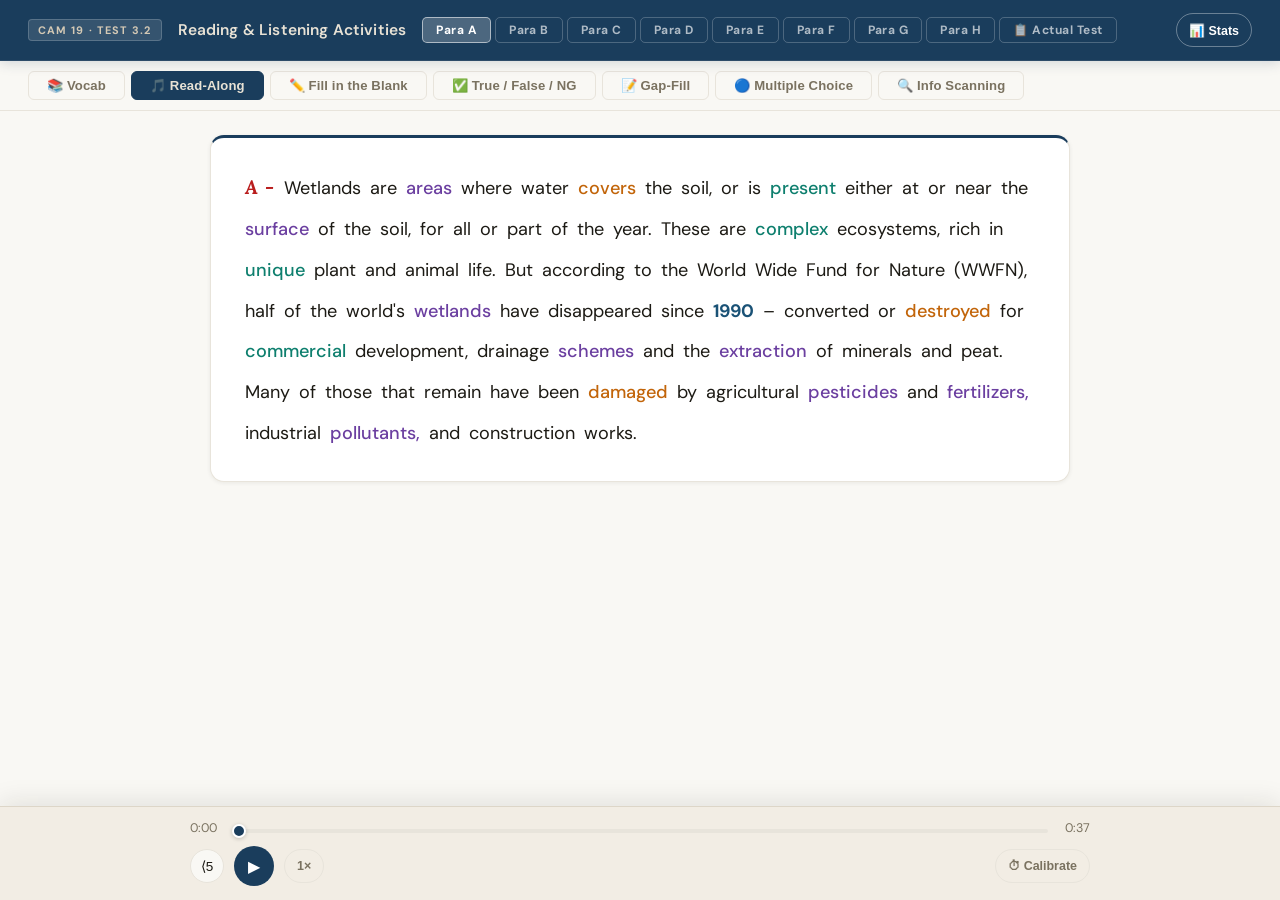
<file: index.html>
<!DOCTYPE html>
<html lang="en">
<head>
    <meta charset="UTF-8">
    <meta http-equiv="refresh" content="0; url=Part A/CAM 19-P1-Listening-based Activities/index.html">
    <title>Redirecting...</title>
</head>
<body>
    <p>Redirecting to <a href="Part A/CAM 19-P1-Listening-based Activities/index.html">CAM 19 - Listening-based Activities</a>...</p>
</body>
</html>
</file>
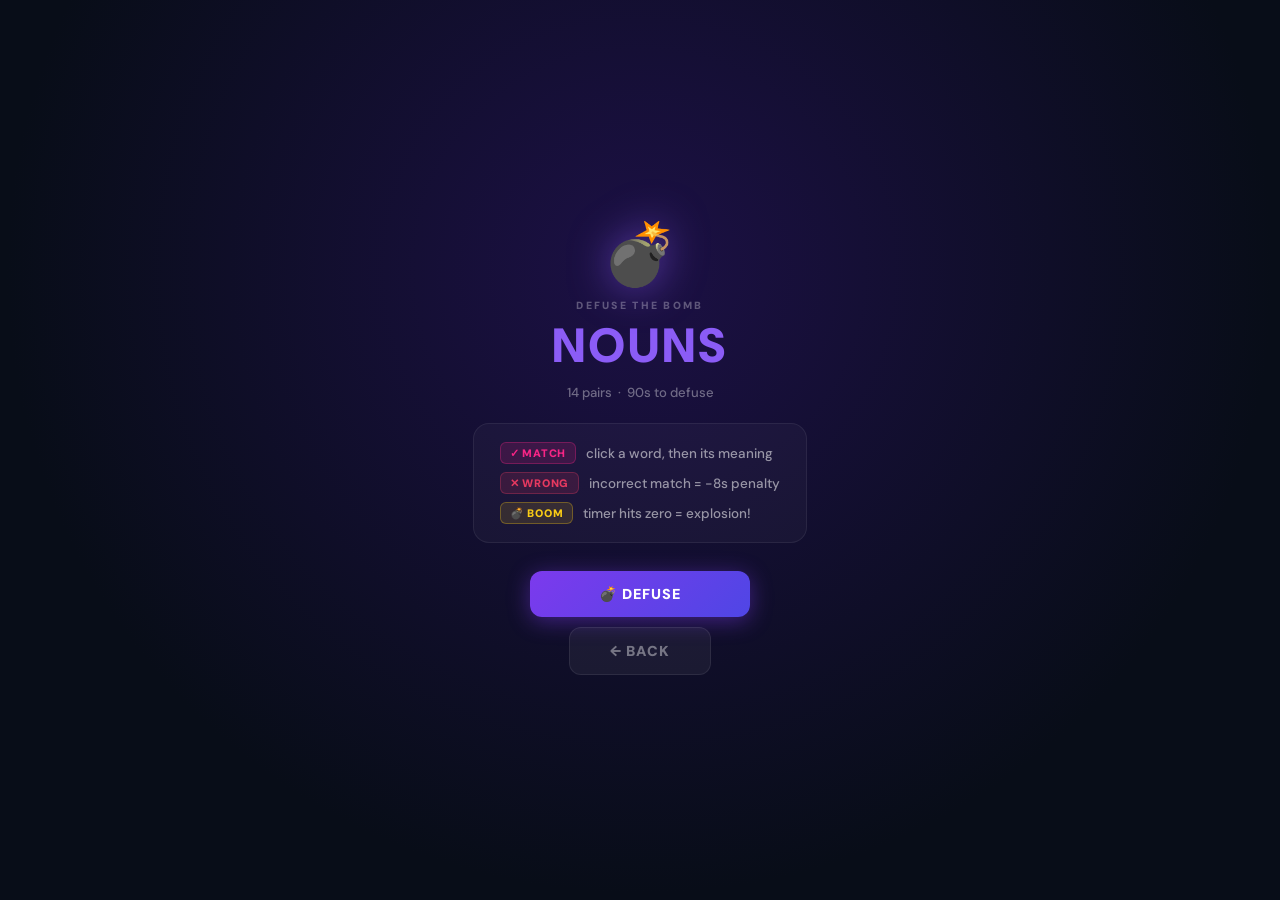
<file: Part A/CAM 19-P1-BombDefuse/index.html>
<!DOCTYPE html>
<html lang="en">
<head>
  <meta charset="UTF-8">
  <meta name="viewport" content="width=device-width, initial-scale=1.0">
  <title>Defuse the Bomb — Vocab Arena</title>
  <link href="https://fonts.googleapis.com/css2?family=DM+Sans:wght@400;500;600;700;800;900&display=swap" rel="stylesheet">
  <!-- Reuse SpeedMatch base + matching-phase CSS (mp-btn, mp-columns, sh-btn, start-screen…) -->
  <link rel="stylesheet" href="../CAM 19-P1-SpeedMatch/style.css">
  <link rel="stylesheet" href="style.css">
</head>
<body>
  <div id="app"></div>
  <script src="../CAM 19-P1-SpeedMatch/data.js"></script>
  <script src="logic.js"></script>
</body>
</html>
</file>
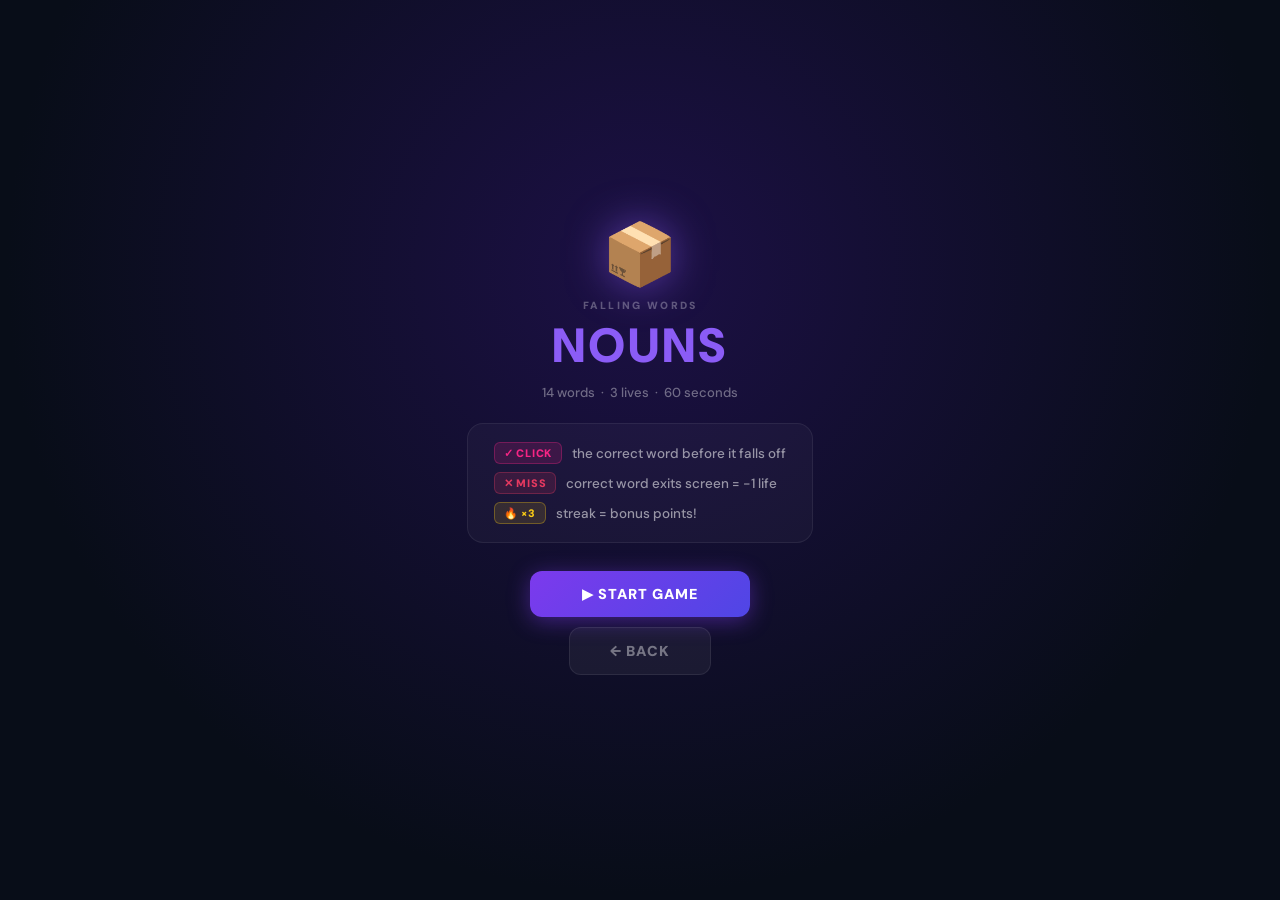
<file: Part A/CAM 19-P1-FallingWords/index.html>
<!DOCTYPE html>
<html lang="en">
<head>
  <meta charset="UTF-8">
  <meta name="viewport" content="width=device-width, initial-scale=1.0">
  <title>Falling Words — Vocab Arena</title>
  <link href="https://fonts.googleapis.com/css2?family=DM+Sans:wght@400;500;600;700;800;900&display=swap" rel="stylesheet">
  <!-- Reuse SpeedMatch base styles (HUD, flash, results, buttons, start screen) -->
  <link rel="stylesheet" href="../CAM 19-P1-SpeedMatch/style.css">
  <link rel="stylesheet" href="style.css">
</head>
<body>
  <div id="app"></div>
  <!-- Reuse shared data + shell -->
  <script src="../CAM 19-P1-SpeedMatch/data.js"></script>
  <script src="../CAM 19-P1-SpeedMatch/game-shell.js"></script>
  <script src="logic.js"></script>
</body>
</html>
</file>
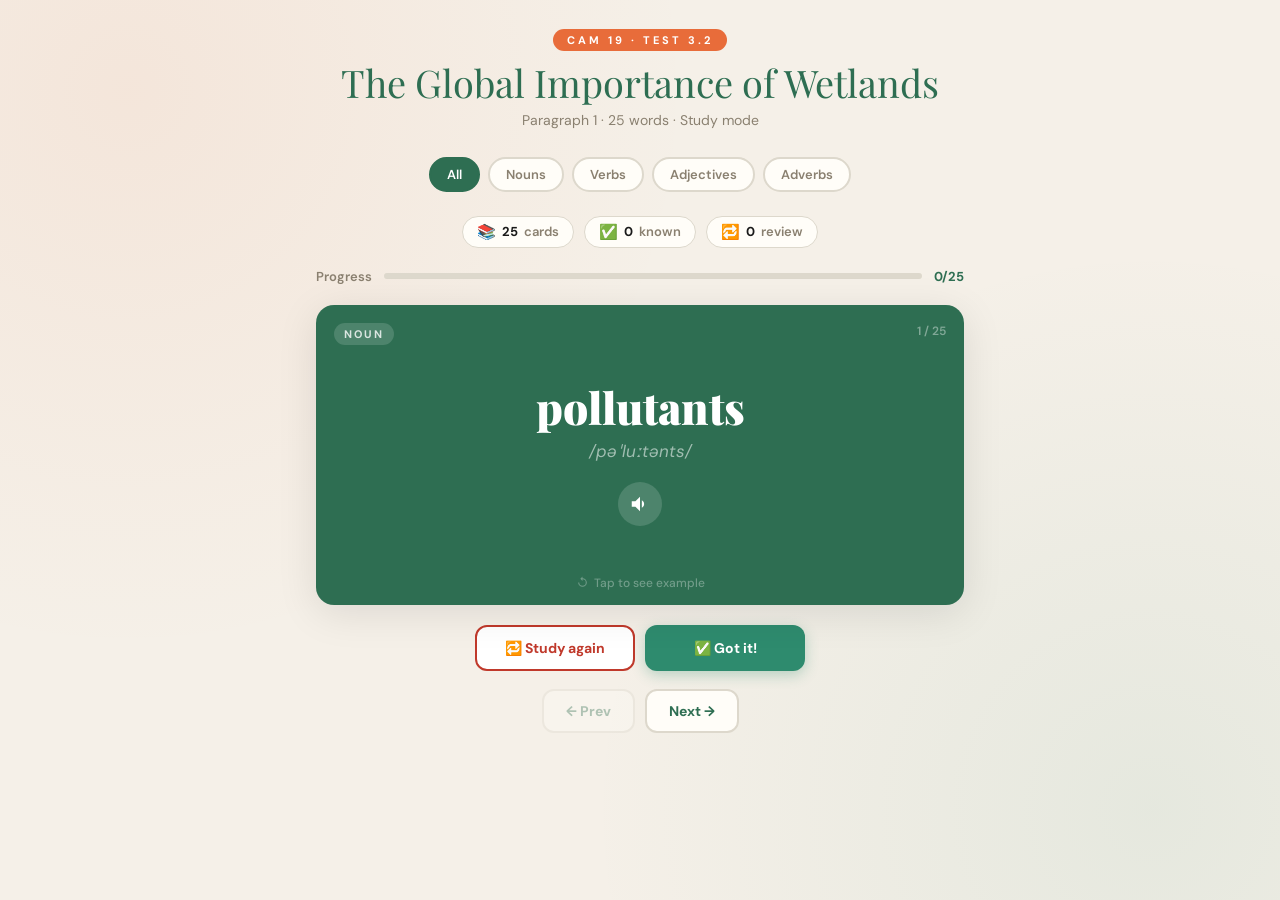
<file: Part A/CAM 19-P1-Flascard-no typing/index.html>
<!DOCTYPE html>
<!--
  FILE: index.html  —  KHUNG HTML
  ════════════════════════════════════════════════════════
  Nhiệm vụ: Cấu trúc HTML của trang. Chỉ chứa thẻ gốc
            <div id="app"> — toàn bộ UI được render bởi
            script.js vào trong thẻ này.

  Thứ tự load script BẮT BUỘC:
    1. data.js   ← dữ liệu (phải load TRƯỚC)
    2. script.js ← logic (dùng dữ liệu từ file trên)

  Khi đổi bài học: không cần sửa file này.
  ════════════════════════════════════════════════════════
-->
<html lang="en">
<head>
  <meta charset="UTF-8">
  <meta name="viewport" content="width=device-width, initial-scale=1.0">
  <title>CAM 19 · Wetlands — Flashcards</title>
  <link
    href="https://fonts.googleapis.com/css2?family=Playfair+Display:wght@700;900&family=DM+Sans:wght@400;500;600;700&display=swap"
    rel="stylesheet"
  >
  <link rel="stylesheet" href="style.css">
</head>
<body>
  <div id="app"></div>
  <script src="data.js"></script>
  <script src="script.js"></script>
</body>
</html>
</file>
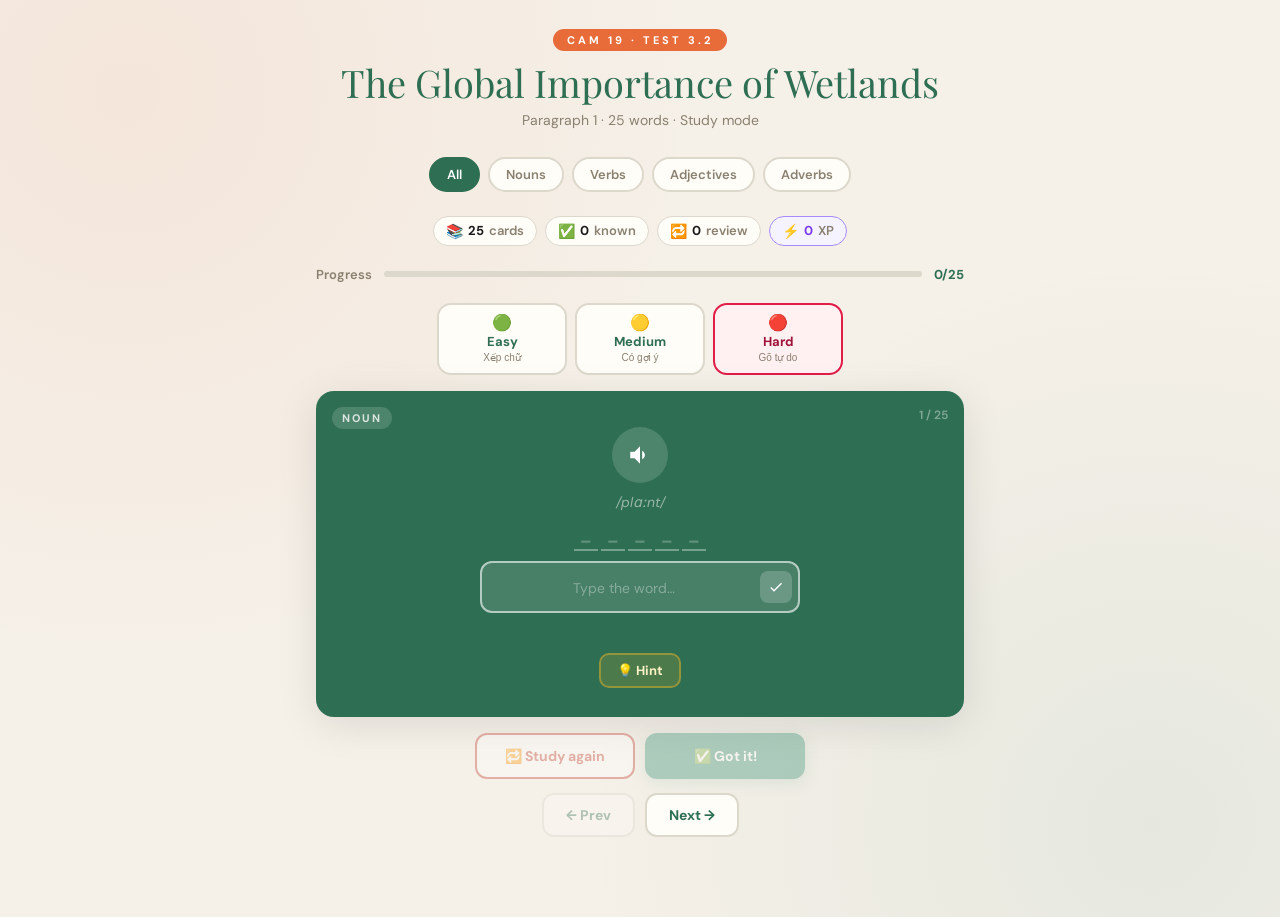
<file: Part A/CAM 19-P1-Flashcard-typing-3 Modes/index.html>
<!DOCTYPE html>
<!--
  FILE: index.html  —  KHUNG HTML
  ════════════════════════════════════════════════════════
  Nhiệm vụ: Cấu trúc HTML của trang. Chỉ chứa thẻ gốc
            <div id="app"> — toàn bộ UI được render bởi
            unit8-p1-flashcard.js vào trong thẻ này.

  Thứ tự load script BẮT BUỘC:
    1. unit8-p1-data.js      ← dữ liệu (phải load TRƯỚC)
    2. unit8-p1-flashcard.js ← logic (dùng dữ liệu từ file trên)

  Khi đổi bài học: không cần sửa file này.
  ════════════════════════════════════════════════════════
-->
<html lang="en">
<head>
  <meta charset="UTF-8">
  <meta name="viewport" content="width=device-width, initial-scale=1.0">
  <title>CAM 19 · Wetlands — Flashcards</title>
  <link href="https://fonts.googleapis.com/css2?family=Playfair+Display:wght@700;900&family=DM+Sans:wght@400;500;600;700&display=swap" rel="stylesheet">
  <link rel="stylesheet" href="unit8-p1-flashcard.css">
</head>
<body>
  <div id="app"></div>
  <script src="unit8-p1-data.js"></script>
  <script src="unit8-p1-flashcard.js"></script>
</body>
</html>
</file>
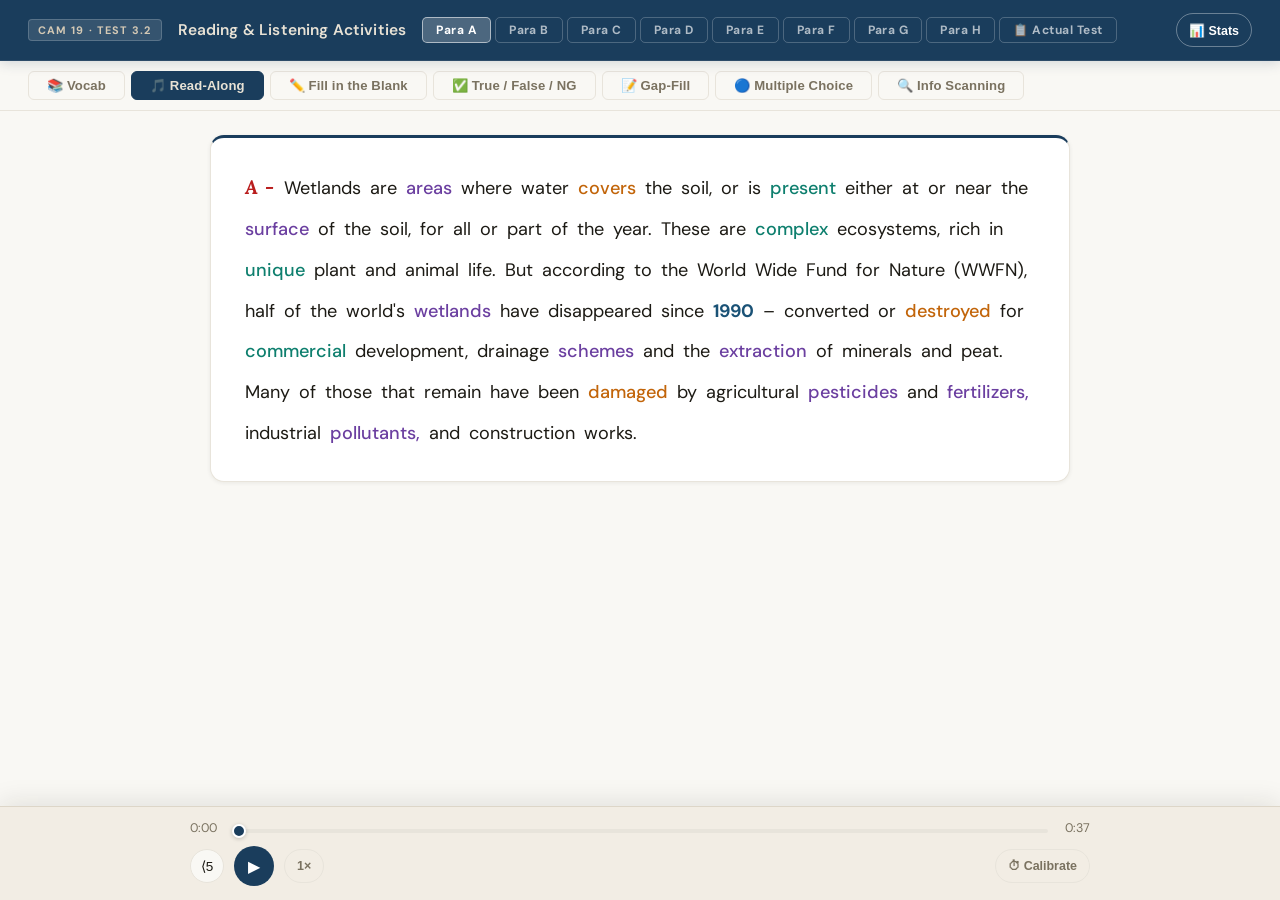
<file: Part A/CAM 19-P1-Listening-based Activities/index.html>
<!DOCTYPE html>
<!--
  index.html — Reading & Listening Activities · CAM 19 · Test 3.2
  ==================================================================================

  CẤU TRÚC FILE:
    #app-header       → tên activity + badge đơn vị + paragraph tabs (A-H)
    .mode-tabs        → thanh chọn mode (thêm mode mới vào đây)
    #text-display     → vùng hiển thị bài đọc (được render động bởi logic.js)
    .player           → audio player cố định ở dưới cùng

  ĐỂ THÊM PARAGRAPH MỚI:
    → Chỉ cần thêm entry vào paragraphs.js. File này không cần sửa.

  ĐỂ THÊM MODE MỚI:
    1. Thêm <button class="mode-tab" data-mode="tên-mode">Tên Mode</button> vào .mode-tabs
    2. Đăng ký ModeClass trong logic.js: ModeManager.register("tên-mode", MyClass)
-->
<html lang="en">
<head>
  <meta charset="UTF-8">
  <meta name="viewport" content="width=device-width, initial-scale=1.0">
  <title>CAM 19 · Wetlands — Activities</title>
  <link href="https://fonts.googleapis.com/css2?family=DM+Sans:ital,wght@0,400;0,500;0,600;0,700;0,800;1,400&family=Lora:ital,wght@0,600;1,400&display=swap" rel="stylesheet">
  <link rel="stylesheet" href="styles.css?v=19">
</head>
<body>

  <!-- ── App Header ───────────────────────────────────────────────────────── -->
  <header class="app-header">
    <span class="app-header__badge">CAM 19 · Test 3.2</span>
    <span class="app-header__title">Reading &amp; Listening Activities</span>

    <!-- Paragraph tabs — populated by ParagraphManager in logic.js -->
    <nav class="para-tabs" id="para-tabs" role="tablist" aria-label="Paragraph selector"></nav>

    <button
      id="btn-analytics"
      class="player__btn player__btn--ghost"
      style="color:#fff; border-color:rgba(255,255,255,.35);"
      title="Show learning analytics"
    >📊 Stats</button>
  </header>

  <!-- ── Mode Tabs ──────────────────────────────────────────────────────────── -->
  <nav class="mode-tabs" role="tablist" aria-label="Activity modes">
    <button class="mode-tab" data-mode="vocab" role="tab">📚 Vocab</button>
    <button class="mode-tab mode-tab--active" data-mode="karaoke" role="tab">🎵 Read-Along</button>
    <button class="mode-tab" data-mode="fill-blank" role="tab">✏️ Fill in the Blank</button>
    <button class="mode-tab" data-mode="tfng" role="tab">✅ True / False / NG</button>
    <button class="mode-tab" data-mode="gapfill" role="tab">📝 Gap-Fill</button>
    <button class="mode-tab" data-mode="mcq" role="tab">🔵 Multiple Choice</button>
    <button class="mode-tab" data-mode="scanning" role="tab">🔍 Info Scanning</button>
  </nav>

  <!-- ── Main Content ───────────────────────────────────────────────────────── -->
  <main class="main-content">

    <!-- Calibration banner -->
    <div id="calib-banner" hidden role="alert">
      <div class="calib-header">
        <strong>⏱ Sync Audio</strong>
        <span class="calib-step">Câu <span id="calib-progress">1 / 4</span></span>
      </div>
      <p class="calib-instruction">
        Nhấn <strong>Play</strong>, rồi bấm <kbd>Mark</kbd> đúng lúc câu sau bắt đầu được đọc:
      </p>
      <p class="calib-target">→ <strong id="calib-word-target">—</strong></p>
      <div class="calib-actions">
        <button class="calib-btn calib-btn--mark" id="btn-calib-mark" disabled>✋ Mark</button>
        <button class="calib-btn calib-btn--done"  id="btn-calib-done">✓ Xong sớm</button>
        <button class="calib-btn calib-btn--reset" id="btn-calib-reset">↺ Huỷ</button>
      </div>
    </div>
    <p id="calib-done-msg" hidden style="color:#16a34a;font-weight:600;margin-bottom:12px;">
      ✓ Đã lưu sync! Karaoke sẽ khớp hơn từ bây giờ.
    </p>

    <!-- Loading indicator (shown while switching paragraphs) -->
    <div id="para-loading" hidden style="padding:32px;text-align:center;color:var(--clr-text-muted);font-size:.9rem;">
      ⏳ Loading paragraph…
    </div>

    <!-- Passage text rendered here -->
    <div id="text-display" aria-live="polite" aria-label="Reading passage"></div>

    <!-- Analytics panel -->
    <div id="analytics-panel" hidden aria-label="Learning analytics"></div>

  </main>

  <!-- ── Sticky Audio Player ───────────────────────────────────────────────── -->
  <div class="player" role="region" aria-label="Audio player">
    <div class="player__inner">
      <div class="player__seek-wrap">
        <span id="time-current" class="player__time-cur">0:00</span>
        <div class="player__seek-track">
          <input type="range" id="seek-slider" class="seek-slider"
                 min="0" max="1000" value="0" step="1" aria-label="Seek audio position">
          <div id="seek-tooltip" class="seek-tooltip" hidden>0:00</div>
        </div>
        <span id="time-duration" class="player__time-dur">0:00</span>
      </div>
      <div class="player__controls">
        <button id="btn-back5" class="player__btn player__btn--sm"
                aria-label="Back 5 seconds" title="Back 5 seconds">⟨5</button>
        <button id="btn-play" class="player__btn" aria-label="Play" title="Play / Pause">▶</button>
        <button id="btn-speed" class="player__btn player__btn--ghost"
                aria-label="Playback speed" title="Change speed">1×</button>
        <span class="player__spacer"></span>
        <button id="btn-calib-start" class="player__btn player__btn--ghost"
                aria-label="Calibrate word timing" title="Sync word timing to audio">
          ⏱ Calibrate
        </button>
      </div>
    </div>
  </div>

  <!-- Hidden audio element -->
  <audio id="main-audio" preload="metadata"></audio>

  <!-- Vocab iframe overlay -->
  <div id="vocab-overlay" hidden>
    <div class="vocab-shell">
      <iframe id="vocab-iframe" src="" title="Vocab activity" allowfullscreen></iframe>
    </div>
    <button id="vocab-iframe-close" class="vocab-iframe-close" title="Close">✕ Back</button>
  </div>

  <!-- Scripts: paragraphs config → vocab config → actual test data → data (Para A default) → logic -->
  <script src="paragraphs.js?v=19"></script>
  <script src="vocab-data.js?v=19"></script>
  <script src="actual-test-data.js?v=19"></script>
  <script src="data.js?v=19"></script>
  <script src="logic.js?v=19"></script>

</body>
</html>
</file>
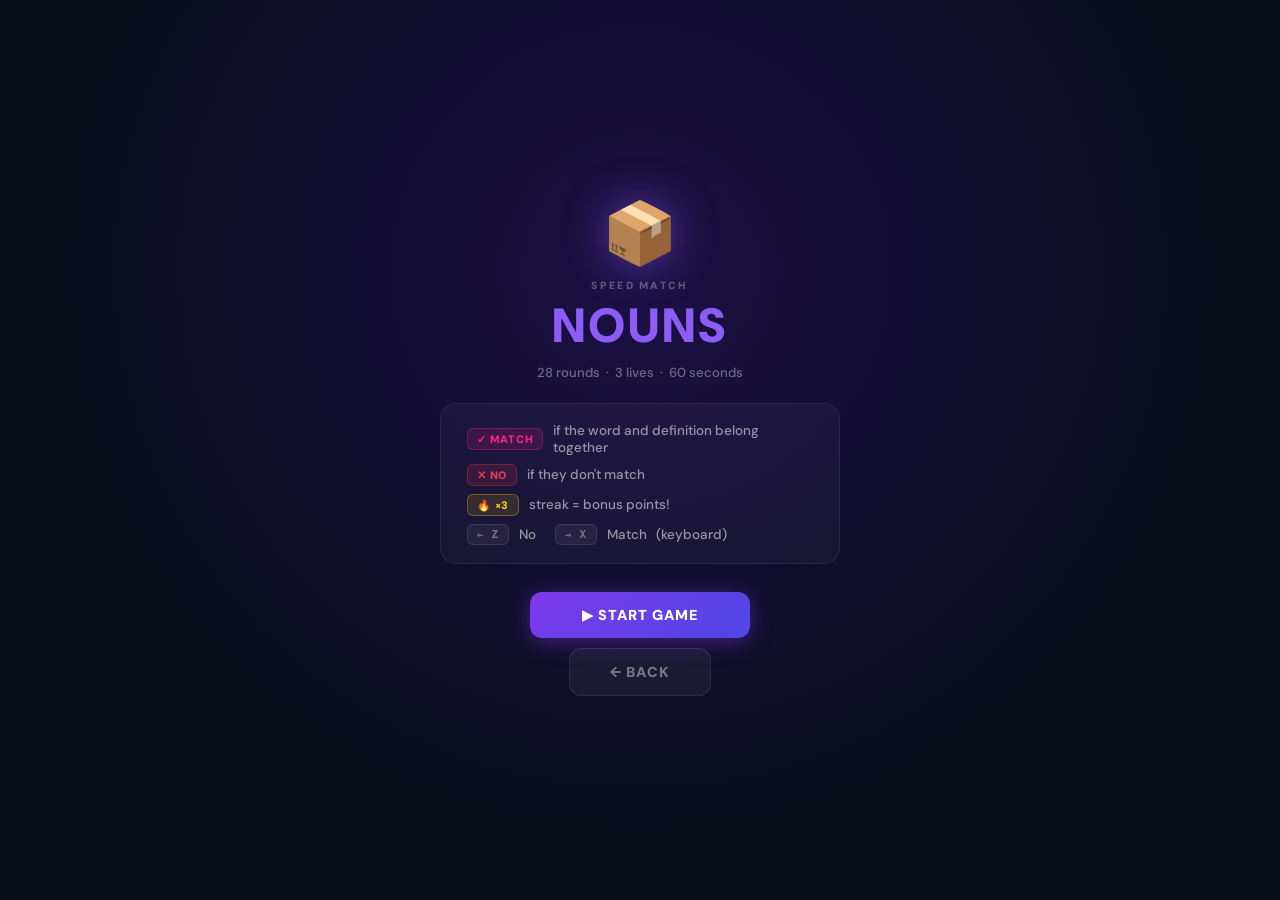
<file: Part A/CAM 19-P1-SpeedMatch/index.html>
<!DOCTYPE html>
<html lang="en">
<head>
  <meta charset="UTF-8">
  <meta name="viewport" content="width=device-width, initial-scale=1.0">
  <title>Speed Match — Vocab Arena</title>
  <link href="https://fonts.googleapis.com/css2?family=DM+Sans:wght@400;500;600;700;800;900&display=swap" rel="stylesheet">
  <link rel="stylesheet" href="style.css">
</head>
<body>
  <div id="app"></div>
  <script src="data.js"></script>
  <script src="game-shell.js"></script>
  <script src="logic.js"></script>
</body>
</html>
</file>
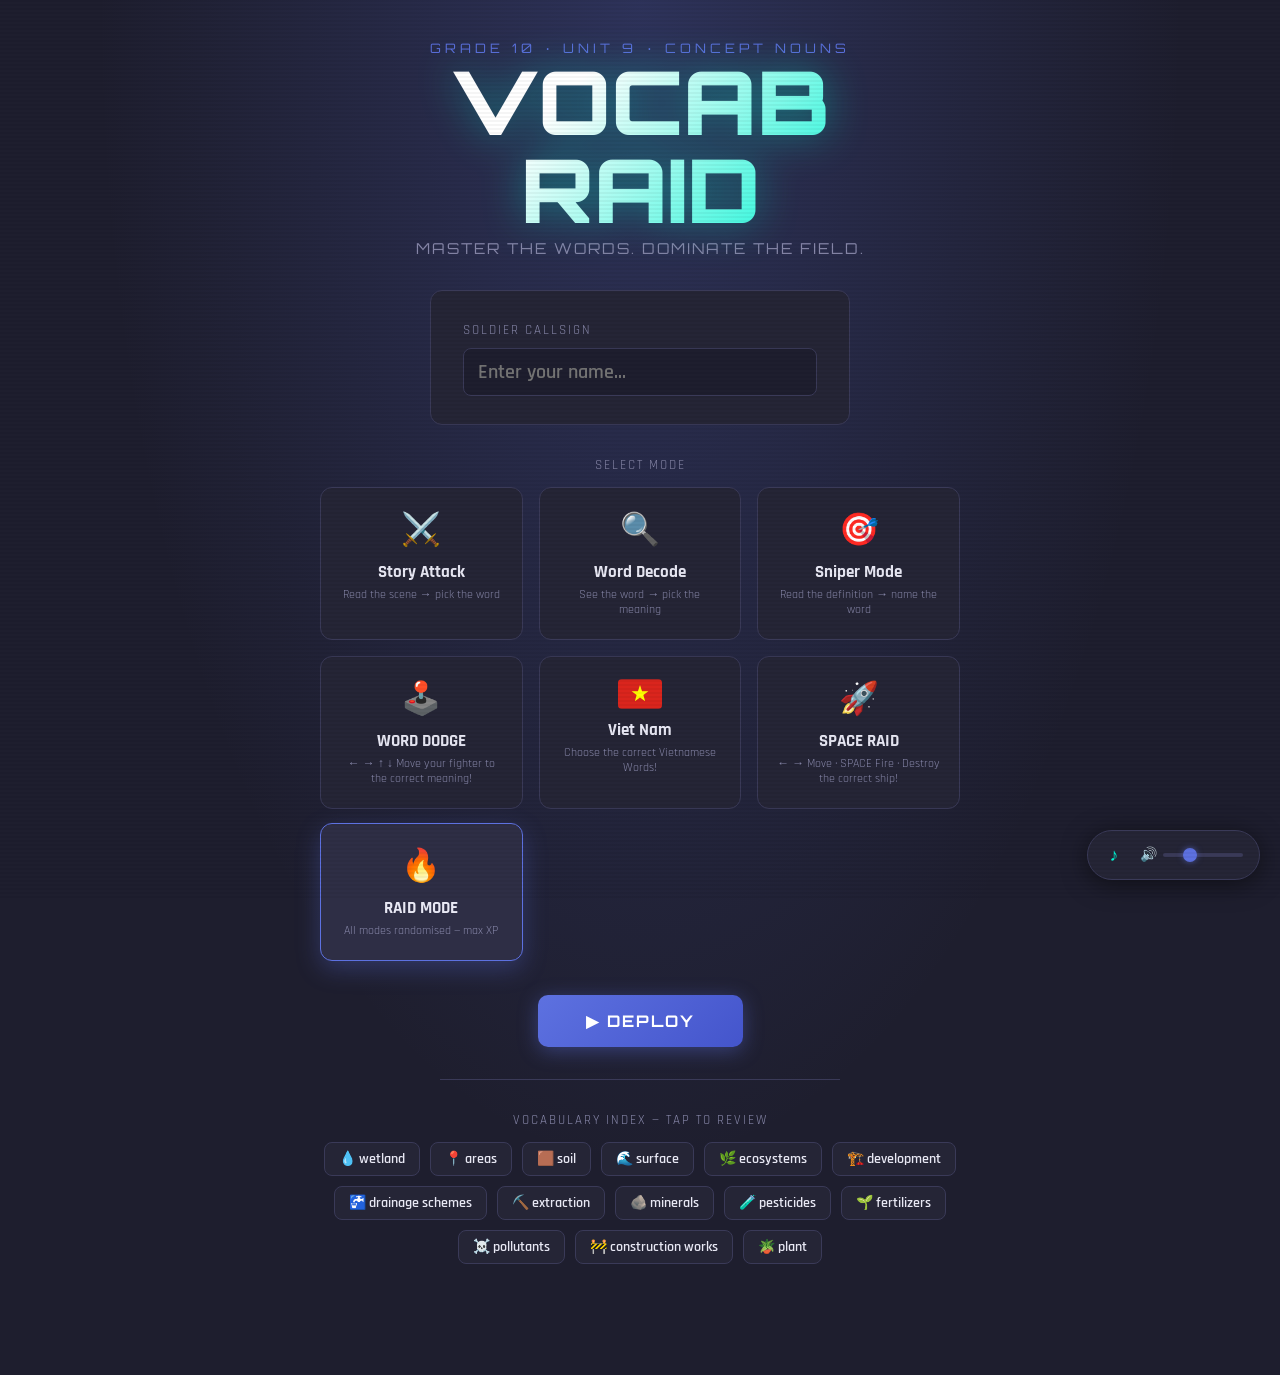
<file: Part A/CAM 19-P1-VocabRaid-Nouns/index.html>
<!DOCTYPE html>
<html lang="en">
<head>
  <meta charset="UTF-8">
  <meta name="viewport" content="width=device-width, initial-scale=1.0">
  <title>VOCAB RAID — Unit 9</title>
  <link rel="stylesheet" href="vocab-raid.css">
</head>
<body>

<!-- FEEDBACK FLASH -->
<div class="feedback-flash" id="feedbackFlash"></div>

<!-- MODAL (word info) -->
<div class="modal-backdrop" id="wordModal">
  <div class="modal-box">
    <h2 id="modal-word"></h2>
    <div class="phonetic" id="modal-phonetic"></div>
    <p id="modal-body" style="margin-top:14px;"></p>
    <button class="btn-ghost close-btn" onclick="closeModal()">✕ CLOSE</button>
  </div>
</div>

<!-- ═══════════════════════════════════════════════
     SCREEN 1 — TITLE
     ═══════════════════════════════════════════════ -->
<div id="screen-title" class="screen active">
  <div class="game-logo">
    <div class="unit-tag">Grade 10 · Unit 9 · Concept Nouns</div>
    <h1>VOCAB<br>RAID</h1>
    <div class="subtitle">MASTER THE WORDS. DOMINATE THE FIELD.</div>
  </div>

  <div class="name-box">
    <label>SOLDIER CALLSIGN</label>
    <input type="text" id="playerName" placeholder="Enter your name..." maxlength="24" autocomplete="off" />
  </div>

  <div style="text-align:center;">
    <div style="font-size:13px;letter-spacing:2px;color:var(--muted);text-transform:uppercase;margin-bottom:14px;">
      Select Mode
    </div>
    <div class="mode-grid" id="modeGrid">
      <!-- filled by JS -->
    </div>
  </div>

  <button class="btn-primary" id="startBtn" onclick="startGame()">▶ DEPLOY</button>

  <div class="divider"></div>

  <div style="text-align:center">
    <div style="font-size:13px;letter-spacing:2px;color:var(--muted);text-transform:uppercase;margin-bottom:14px;">
      Vocabulary Index — tap to review
    </div>
    <div class="word-index" id="wordIndex"></div>
  </div>

  <div style="height:40px"></div>
</div>

<!-- ═══════════════════════════════════════════════
     SCREEN 2 — GAME
     ═══════════════════════════════════════════════ -->
<div id="screen-game" class="screen">
  <div class="hud">
    <div>
      <div class="hud-player" id="hudPlayer">PLAYER</div>
    </div>
    <div>
      <div class="hud-score-label">SCORE</div>
      <div class="hud-score" id="hudScore">0</div>
    </div>
    <div>
      <div class="hud-score-label">COMBO</div>
      <div class="hud-combo" id="hudCombo">x1</div>
    </div>
    <div class="hp-bar-wrap">
      <div class="hp-bar-label">HP ❤️ <span id="hudHp"></span></div>
      <div class="hp-bar-track">
        <div class="hp-bar-fill" id="hpBarFill" style="width:100%"></div>
      </div>
    </div>
    <div class="hud-timer" id="hudTimer"></div>
  </div>
  <div class="progress-strip">
    <div class="progress-fill" id="progressFill" style="width:0%"></div>
  </div>

  <div class="arena" id="arena">
    <div class="question-card" id="questionCard">
      <div class="q-number" id="qNumber"></div>
      <div class="q-text" id="qText"></div>
    </div>
    <div class="choices" id="choices"></div>
  </div>
</div>

<!-- ═══════════════════════════════════════════════
     SCREEN 3 — WORD DODGE
     ═══════════════════════════════════════════════ -->
<div id="screen-dodge" class="screen">

  <!-- HUD (reuses existing hud classes) -->
  <div class="hud">
    <div>
      <div class="hud-player" id="dodgeHudPlayer">PLAYER</div>
    </div>
    <div>
      <div class="hud-score-label">Q</div>
      <div class="hud-score" id="dodge-hud-q">1/1</div>
    </div>
    <div>
      <div class="hud-score-label">SCORE</div>
      <div class="hud-score" id="dodge-hud-score">0</div>
    </div>
    <div>
      <div class="hud-score-label">COMBO</div>
      <div class="hud-combo" id="dodge-hud-combo">x1</div>
    </div>
    <div>
      <div class="hud-score-label">HP</div>
      <div id="dodge-hud-hp">❤️❤️❤️❤️❤️</div>
    </div>
  </div>
  <div class="progress-strip">
    <div class="progress-fill" id="dodge-progress-fill" style="width:0%"></div>
  </div>

  <!-- ARENA -->
  <div id="dodge-arena">

    <!-- "Q1 — DODGE!" flash -->
    <div id="dodge-ready" class="dodge-ready-overlay"></div>

    <!-- Falling word -->
    <div id="dodge-word" class="dodge-falling-word">WORD</div>

    <!-- Player crosshair -->
    <div id="dodge-player">⚡</div>

    <!-- 4 Answer zones -->
    <div class="dodge-zone zone-top" id="dodge-zone-up">
      <div class="zone-key">↑</div>
      <div class="zone-text">—</div>
      <div class="zone-enter-label">walk in ↓</div>
    </div>
    <div class="dodge-zone zone-bottom" id="dodge-zone-down">
      <div class="zone-enter-label">walk in ↑</div>
      <div class="zone-key">↓</div>
      <div class="zone-text">—</div>
    </div>
    <div class="dodge-zone zone-left" id="dodge-zone-left">
      <div class="zone-key">←</div>
      <div class="zone-text">—</div>
      <div class="zone-enter-label">→ in</div>
    </div>
    <div class="dodge-zone zone-right" id="dodge-zone-right">
      <div class="zone-key">→</div>
      <div class="zone-text">—</div>
      <div class="zone-enter-label">← in</div>
    </div>

    <!-- Controls hint -->
    <div class="dodge-hint">← → ↑ ↓ &nbsp;MOVE&nbsp; • &nbsp;TOUCH THE CORRECT MEANING&nbsp; • &nbsp;ESC = QUIT</div>
  </div>
</div>

<!-- ═══════════════════════════════════════════════
     SCREEN 4 — SPACE RAID
     ═══════════════════════════════════════════════ -->
<div id="screen-space" class="screen">

  <!-- HUD (reuses existing hud classes) -->
  <div class="hud">
    <div>
      <div class="hud-player" id="spaceHudPlayer">PLAYER</div>
    </div>
    <div>
      <div class="hud-score-label">Q</div>
      <div class="hud-score" id="space-hud-q">1/1</div>
    </div>
    <div>
      <div class="hud-score-label">SCORE</div>
      <div class="hud-score" id="space-hud-score">0</div>
    </div>
    <div>
      <div class="hud-score-label">COMBO</div>
      <div class="hud-combo" id="space-hud-combo">x1</div>
    </div>
    <div>
      <div class="hud-score-label">HP</div>
      <div id="space-hud-hp">❤️❤️❤️❤️❤️</div>
    </div>
  </div>
  <div class="progress-strip">
    <div class="progress-fill" id="space-progress-fill" style="width:0%"></div>
  </div>

  <!-- Word banner -->
  <div id="space-word-banner">
    <div class="space-wb-label">DESTROY THE SHIP THAT MEANS</div>
    <div id="space-wb-word">—</div>
    <div class="space-timer-track">
      <div class="space-timer-fill" id="space-timer-fill" style="width:100%"></div>
    </div>
  </div>

  <!-- Canvas -->
  <div id="space-canvas-wrap">
    <canvas id="spaceCanvas" style="touch-action:none; display:block;"></canvas>
    <div id="space-ready" class="dodge-ready-overlay"></div>
    <!-- hint overlays the canvas — no flex height consumed -->
    <div class="dodge-hint" style="bottom:12px;">← → MOVE &nbsp;·&nbsp; SPACE / ↑ FIRE &nbsp;·&nbsp; DESTROY THE CORRECT SHIP &nbsp;·&nbsp; ESC = QUIT</div>
  </div>

  <!-- Mobile controls -->
  <div id="space-controls">
    <button class="space-ctrl-btn"
            ontouchstart="SpaceGame.left(true)"  ontouchend="SpaceGame.left(false)"
            onmousedown="SpaceGame.left(true)"   onmouseup="SpaceGame.left(false)">◀</button>
    <button class="space-ctrl-btn space-fire-btn"
            ontouchstart="SpaceGame.shoot()" onmousedown="SpaceGame.shoot()">🚀 FIRE</button>
    <button class="space-ctrl-btn"
            ontouchstart="SpaceGame.right(true)" ontouchend="SpaceGame.right(false)"
            onmousedown="SpaceGame.right(true)"  onmouseup="SpaceGame.right(false)">▶</button>
  </div>

</div>

<!-- ═══════════════════════════════════════════════
     SCREEN 5 — RESULTS
     ═══════════════════════════════════════════════ -->
<div id="screen-results" class="screen">
  <div class="results-title" id="resultsTitle">MISSION COMPLETE</div>
  <div class="rank-badge" id="rankBadge"></div>

  <div class="stat-grid">
    <div class="stat-card">
      <div class="stat-val" id="resScore">0</div>
      <div class="stat-label">TOTAL SCORE</div>
    </div>
    <div class="stat-card">
      <div class="stat-val" id="resCorrect">0</div>
      <div class="stat-label">CORRECT</div>
    </div>
    <div class="stat-card">
      <div class="stat-val" id="resAccuracy">0%</div>
      <div class="stat-label">ACCURACY</div>
    </div>
    <div class="stat-card">
      <div class="stat-val" id="resBestCombo">x1</div>
      <div class="stat-label">BEST COMBO</div>
    </div>
  </div>

  <div class="review-list" id="reviewList"></div>

  <div class="result-btns">
    <button class="btn-primary" onclick="playAgain()">↺ PLAY AGAIN</button>
    <button class="btn-ghost" onclick="exportSession()">⬇ EXPORT DATA</button>
    <button class="btn-ghost" onclick="showTitle()">⌂ MENU</button>
  </div>

  <div style="font-size:12px;color:var(--muted);letter-spacing:1px;text-align:center;max-width:400px">
    //Session data auto-saved. Use Export to get JSON for tracking/analysis.
  </div>
</div>

<!-- MUSIC WIDGET -->
<div class="music-widget" id="musicWidget">
  <button class="music-toggle" id="musicToggle" title="Toggle music">
    <span id="musicIcon">♪</span>
  </button>
  <div class="music-volume">
    <span class="vol-icon" id="volIcon">🔊</span>
    <input type="range" id="volSlider" min="0" max="100" value="30" class="vol-slider">
  </div>
</div>

<script src="vocab-raid.js"></script>
</body>
</html>
</file>
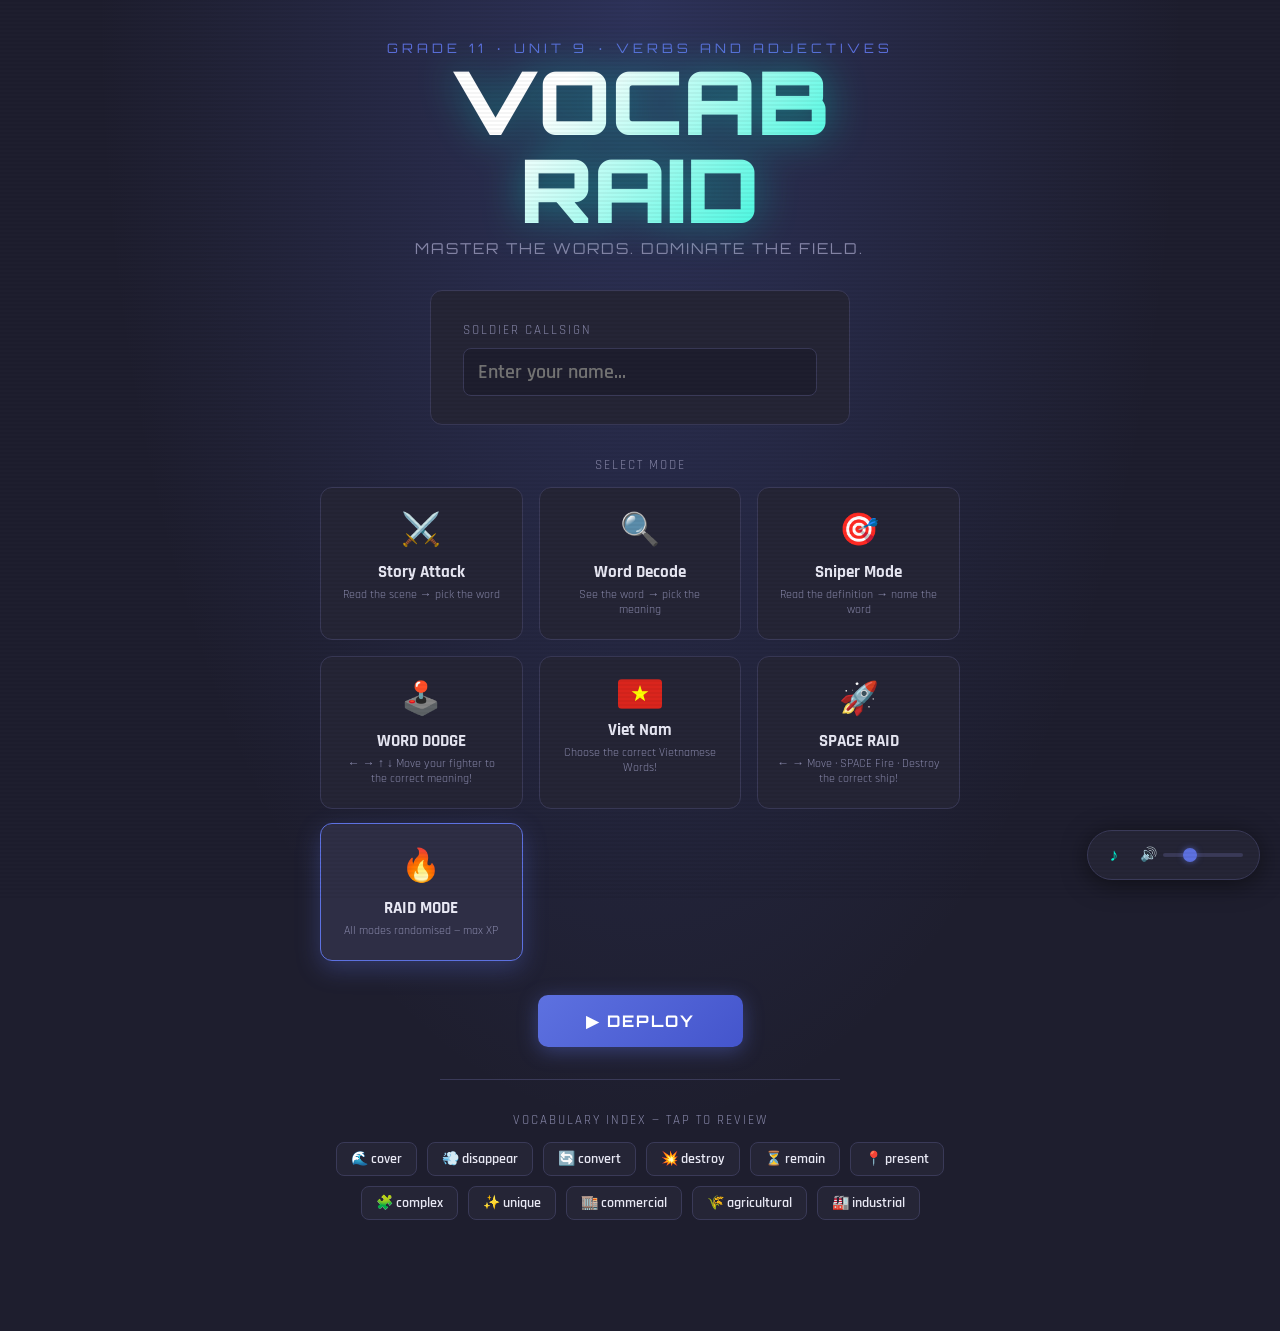
<file: Part A/CAM 19-P1-VocabRaid-V-Adj/index.html>
<!DOCTYPE html>
<html lang="en">
<head>
  <meta charset="UTF-8">
  <meta name="viewport" content="width=device-width, initial-scale=1.0">
  <title>VOCAB RAID — Unit 9</title>
  <link rel="stylesheet" href="vocab-raid.css">
</head>
<body>

<!-- FEEDBACK FLASH -->
<div class="feedback-flash" id="feedbackFlash"></div>

<!-- MODAL (word info) -->
<div class="modal-backdrop" id="wordModal">
  <div class="modal-box">
    <h2 id="modal-word"></h2>
    <div class="phonetic" id="modal-phonetic"></div>
    <p id="modal-body" style="margin-top:14px;"></p>
    <button class="btn-ghost close-btn" onclick="closeModal()">✕ CLOSE</button>
  </div>
</div>

<!-- ═══════════════════════════════════════════════
     SCREEN 1 — TITLE
     ═══════════════════════════════════════════════ -->
<div id="screen-title" class="screen active">
  <div class="game-logo">
    <div class="unit-tag">Grade 11 · Unit 9 · Verbs and Adjectives</div>
    <h1>VOCAB<br>RAID</h1>
    <div class="subtitle">MASTER THE WORDS. DOMINATE THE FIELD.</div>
  </div>

  <div class="name-box">
    <label>SOLDIER CALLSIGN</label>
    <input type="text" id="playerName" placeholder="Enter your name..." maxlength="24" autocomplete="off" />
  </div>

  <div style="text-align:center;">
    <div style="font-size:13px;letter-spacing:2px;color:var(--muted);text-transform:uppercase;margin-bottom:14px;">
      Select Mode
    </div>
    <div class="mode-grid" id="modeGrid">
      <!-- filled by JS -->
    </div>
  </div>

  <button class="btn-primary" id="startBtn" onclick="startGame()">▶ DEPLOY</button>

  <div class="divider"></div>

  <div style="text-align:center">
    <div style="font-size:13px;letter-spacing:2px;color:var(--muted);text-transform:uppercase;margin-bottom:14px;">
      Vocabulary Index — tap to review
    </div>
    <div class="word-index" id="wordIndex"></div>
  </div>

  <div style="height:40px"></div>
</div>

<!-- ═══════════════════════════════════════════════
     SCREEN 2 — GAME
     ═══════════════════════════════════════════════ -->
<div id="screen-game" class="screen">
  <div class="hud">
    <div>
      <div class="hud-player" id="hudPlayer">PLAYER</div>
    </div>
    <div>
      <div class="hud-score-label">SCORE</div>
      <div class="hud-score" id="hudScore">0</div>
    </div>
    <div>
      <div class="hud-score-label">COMBO</div>
      <div class="hud-combo" id="hudCombo">x1</div>
    </div>
    <div class="hp-bar-wrap">
      <div class="hp-bar-label">HP ❤️ <span id="hudHp"></span></div>
      <div class="hp-bar-track">
        <div class="hp-bar-fill" id="hpBarFill" style="width:100%"></div>
      </div>
    </div>
    <div class="hud-timer" id="hudTimer"></div>
  </div>
  <div class="progress-strip">
    <div class="progress-fill" id="progressFill" style="width:0%"></div>
  </div>

  <div class="arena" id="arena">
    <div class="question-card" id="questionCard">
      <div class="q-number" id="qNumber"></div>
      <div class="q-text" id="qText"></div>
    </div>
    <div class="choices" id="choices"></div>
  </div>
</div>

<!-- ═══════════════════════════════════════════════
     SCREEN 3 — WORD DODGE
     ═══════════════════════════════════════════════ -->
<div id="screen-dodge" class="screen">

  <!-- HUD (reuses existing hud classes) -->
  <div class="hud">
    <div>
      <div class="hud-player" id="dodgeHudPlayer">PLAYER</div>
    </div>
    <div>
      <div class="hud-score-label">Q</div>
      <div class="hud-score" id="dodge-hud-q">1/1</div>
    </div>
    <div>
      <div class="hud-score-label">SCORE</div>
      <div class="hud-score" id="dodge-hud-score">0</div>
    </div>
    <div>
      <div class="hud-score-label">COMBO</div>
      <div class="hud-combo" id="dodge-hud-combo">x1</div>
    </div>
    <div>
      <div class="hud-score-label">HP</div>
      <div id="dodge-hud-hp">❤️❤️❤️❤️❤️</div>
    </div>
  </div>
  <div class="progress-strip">
    <div class="progress-fill" id="dodge-progress-fill" style="width:0%"></div>
  </div>

  <!-- ARENA -->
  <div id="dodge-arena">

    <!-- "Q1 — DODGE!" flash -->
    <div id="dodge-ready" class="dodge-ready-overlay"></div>

    <!-- Falling word -->
    <div id="dodge-word" class="dodge-falling-word">WORD</div>

    <!-- Player crosshair -->
    <div id="dodge-player">⚡</div>

    <!-- 4 Answer zones -->
    <div class="dodge-zone zone-top" id="dodge-zone-up">
      <div class="zone-key">↑</div>
      <div class="zone-text">—</div>
      <div class="zone-enter-label">walk in ↓</div>
    </div>
    <div class="dodge-zone zone-bottom" id="dodge-zone-down">
      <div class="zone-enter-label">walk in ↑</div>
      <div class="zone-key">↓</div>
      <div class="zone-text">—</div>
    </div>
    <div class="dodge-zone zone-left" id="dodge-zone-left">
      <div class="zone-key">←</div>
      <div class="zone-text">—</div>
      <div class="zone-enter-label">→ in</div>
    </div>
    <div class="dodge-zone zone-right" id="dodge-zone-right">
      <div class="zone-key">→</div>
      <div class="zone-text">—</div>
      <div class="zone-enter-label">← in</div>
    </div>

    <!-- Controls hint -->
    <div class="dodge-hint">← → ↑ ↓ &nbsp;MOVE&nbsp; • &nbsp;TOUCH THE CORRECT MEANING&nbsp; • &nbsp;ESC = QUIT</div>
  </div>
</div>

<!-- ═══════════════════════════════════════════════
     SCREEN 4 — SPACE RAID
     ═══════════════════════════════════════════════ -->
<div id="screen-space" class="screen">

  <!-- HUD (reuses existing hud classes) -->
  <div class="hud">
    <div>
      <div class="hud-player" id="spaceHudPlayer">PLAYER</div>
    </div>
    <div>
      <div class="hud-score-label">Q</div>
      <div class="hud-score" id="space-hud-q">1/1</div>
    </div>
    <div>
      <div class="hud-score-label">SCORE</div>
      <div class="hud-score" id="space-hud-score">0</div>
    </div>
    <div>
      <div class="hud-score-label">COMBO</div>
      <div class="hud-combo" id="space-hud-combo">x1</div>
    </div>
    <div>
      <div class="hud-score-label">HP</div>
      <div id="space-hud-hp">❤️❤️❤️❤️❤️</div>
    </div>
  </div>
  <div class="progress-strip">
    <div class="progress-fill" id="space-progress-fill" style="width:0%"></div>
  </div>

  <!-- Word banner -->
  <div id="space-word-banner">
    <div class="space-wb-label">DESTROY THE SHIP THAT MEANS</div>
    <div id="space-wb-word">—</div>
    <div class="space-timer-track">
      <div class="space-timer-fill" id="space-timer-fill" style="width:100%"></div>
    </div>
  </div>

  <!-- Canvas -->
  <div id="space-canvas-wrap">
    <canvas id="spaceCanvas" style="touch-action:none; display:block;"></canvas>
    <div id="space-ready" class="dodge-ready-overlay"></div>
    <!-- hint overlays the canvas — no flex height consumed -->
    <div class="dodge-hint" style="bottom:12px;">← → MOVE &nbsp;·&nbsp; SPACE / ↑ FIRE &nbsp;·&nbsp; DESTROY THE CORRECT SHIP &nbsp;·&nbsp; ESC = QUIT</div>
  </div>

  <!-- Mobile controls -->
  <div id="space-controls">
    <button class="space-ctrl-btn"
            ontouchstart="SpaceGame.left(true)"  ontouchend="SpaceGame.left(false)"
            onmousedown="SpaceGame.left(true)"   onmouseup="SpaceGame.left(false)">◀</button>
    <button class="space-ctrl-btn space-fire-btn"
            ontouchstart="SpaceGame.shoot()" onmousedown="SpaceGame.shoot()">🚀 FIRE</button>
    <button class="space-ctrl-btn"
            ontouchstart="SpaceGame.right(true)" ontouchend="SpaceGame.right(false)"
            onmousedown="SpaceGame.right(true)"  onmouseup="SpaceGame.right(false)">▶</button>
  </div>

</div>

<!-- ═══════════════════════════════════════════════
     SCREEN 5 — RESULTS
     ═══════════════════════════════════════════════ -->
<div id="screen-results" class="screen">
  <div class="results-title" id="resultsTitle">MISSION COMPLETE</div>
  <div class="rank-badge" id="rankBadge"></div>

  <div class="stat-grid">
    <div class="stat-card">
      <div class="stat-val" id="resScore">0</div>
      <div class="stat-label">TOTAL SCORE</div>
    </div>
    <div class="stat-card">
      <div class="stat-val" id="resCorrect">0</div>
      <div class="stat-label">CORRECT</div>
    </div>
    <div class="stat-card">
      <div class="stat-val" id="resAccuracy">0%</div>
      <div class="stat-label">ACCURACY</div>
    </div>
    <div class="stat-card">
      <div class="stat-val" id="resBestCombo">x1</div>
      <div class="stat-label">BEST COMBO</div>
    </div>
  </div>

  <div class="review-list" id="reviewList"></div>

  <div class="result-btns">
    <button class="btn-primary" onclick="playAgain()">↺ PLAY AGAIN</button>
    <button class="btn-ghost" onclick="exportSession()">⬇ EXPORT DATA</button>
    <button class="btn-ghost" onclick="showTitle()">⌂ MENU</button>
  </div>

  <div style="font-size:12px;color:var(--muted);letter-spacing:1px;text-align:center;max-width:400px">
    //Session data auto-saved. Use Export to get JSON for tracking/analysis.
  </div>
</div>

<!-- MUSIC WIDGET -->
<div class="music-widget" id="musicWidget">
  <button class="music-toggle" id="musicToggle" title="Toggle music">
    <span id="musicIcon">♪</span>
  </button>
  <div class="music-volume">
    <span class="vol-icon" id="volIcon">🔊</span>
    <input type="range" id="volSlider" min="0" max="100" value="30" class="vol-slider">
  </div>
</div>

<script src="vocab-raid.js"></script>
</body>
</html>
</file>
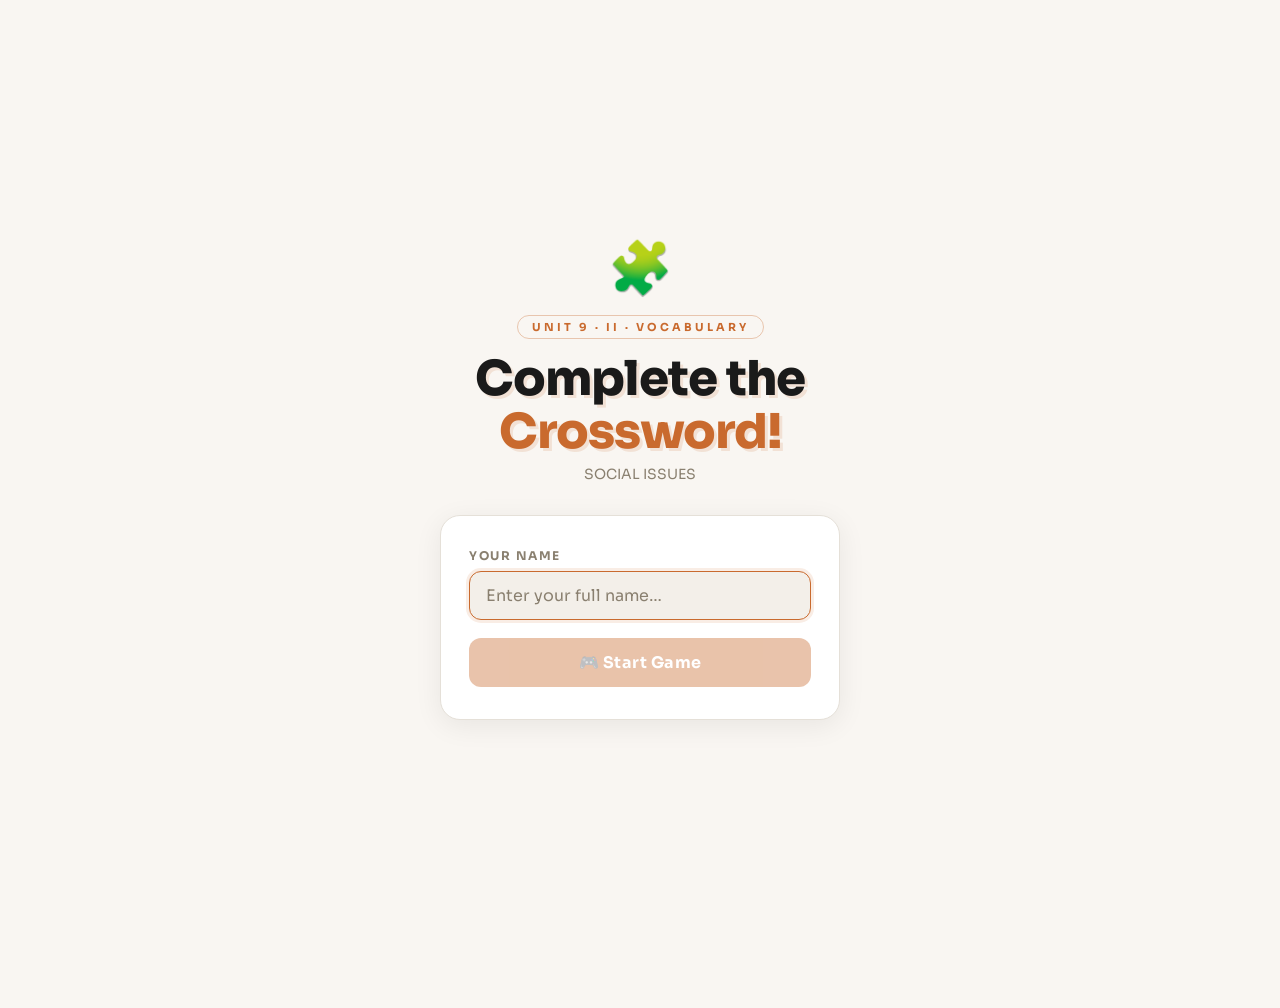
<file: Part A/G11-U9-Crossword/index.html>
<!DOCTYPE html>
<html lang="en">
<head>
  <meta charset="UTF-8">
  <meta name="viewport" content="width=device-width, initial-scale=1.0">
  <title>Crossword · Unit 9 Vocabulary</title>
  <link href="https://fonts.googleapis.com/css2?family=Sora:wght@400;500;600;700;800&family=JetBrains+Mono:wght@500;700&display=swap" rel="stylesheet">
  <link rel="stylesheet" href="style.css">
</head>
<body>
  <div id="app"></div>
  <script src="script.js"></script>
</body>
</html>
</file>
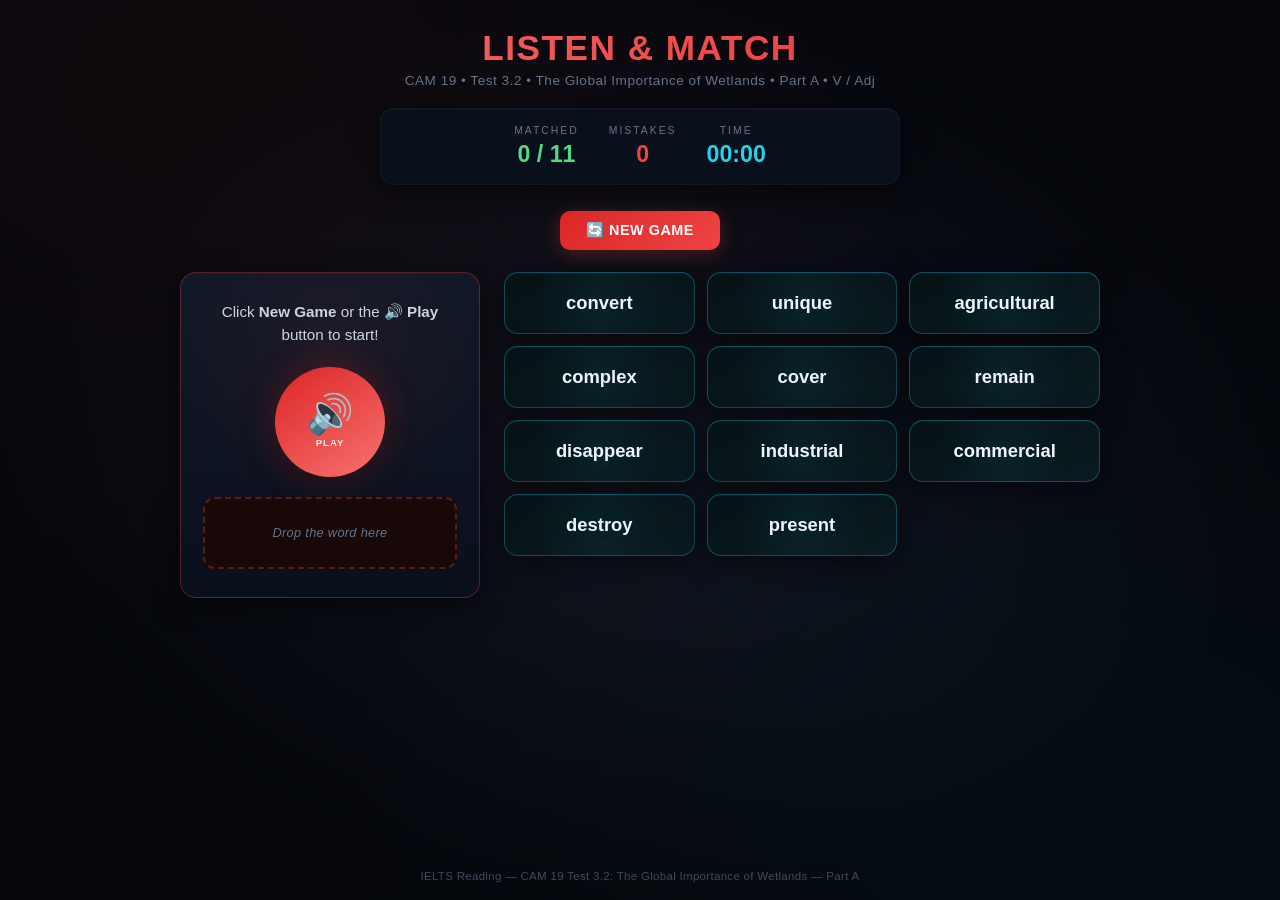
<file: Part A/Listen-and-Match-V-Adj/index.html>
<!DOCTYPE html>
<html lang="en">
<head>
    <meta charset="UTF-8">
    <meta name="viewport" content="width=device-width, initial-scale=1.0">
    <title>Listen & Match - CAM 19 Test 3.2: Wetlands (V/Adj)</title>
    <link rel="stylesheet" href="style.css">
</head>
<body>

    <!-- ========== HEADER ========== -->
    <header class="game-header">
        <h1 class="game-title">Listen & Match</h1>
        <p class="game-subtitle">CAM 19 &bull; Test 3.2 &bull; The Global Importance of Wetlands &bull; Part A &bull; V / Adj</p>
    </header>

    <!-- ========== SCORE PANEL ========== -->
    <div class="score-panel">
        <div class="score-item">
            <span class="score-label">Matched</span>
            <span class="score-value" id="matched-count">0 / 11</span>
        </div>
        <div class="score-item">
            <span class="score-label">Mistakes</span>
            <span class="score-value" id="mistakes">0</span>
        </div>
        <div class="score-item">
            <span class="score-label">Time</span>
            <span class="score-value" id="timer">00:00</span>
        </div>
    </div>

    <!-- ========== BUTTONS ========== -->
    <div class="btn-container">
        <button class="btn btn-primary" onclick="gameStarted=true; initGame()">🔄 New Game</button>
    </div>

    <!-- ========== GAME AREA (2 columns) ========== -->
    <div class="game-area" id="game-area">

        <!-- LEFT: Audio Zone -->
        <div class="audio-zone">
            <p class="audio-prompt" id="audio-prompt">
                Press <strong>New Game</strong> to start!
            </p>
            <button class="audio-play-btn" id="audio-play-btn" onclick="replayCurrentAudio()">
                <span class="play-icon">🔊</span>
                <span class="play-label">Play</span>
            </button>
            <div class="drop-zone" id="drop-zone">
                <span class="drop-hint">Drop the word here</span>
            </div>
        </div>

        <!-- RIGHT: Word Cards -->
        <div class="word-zone" id="word-zone">
            <!-- 11 word cards rendered by game.js -->
        </div>

    </div>

    <!-- ========== WIN MODAL ========== -->
    <div class="modal-overlay" id="win-modal">
        <div class="modal-box">
            <div class="trophy">🏆</div>
            <h2>Excellent!</h2>
            <div class="stats" id="modal-stats"></div>
            <button class="btn btn-accent" onclick="initGame()">🔄 Play Again</button>
        </div>
    </div>

    <!-- ========== FOOTER ========== -->
    <footer class="game-footer">
        IELTS Reading &mdash; CAM 19 Test 3.2: The Global Importance of Wetlands &mdash; Part A
    </footer>

    <!-- ========== SCRIPTS ========== -->
    <script src="data.js"></script>
    <script src="game.js"></script>

</body>
</html>
</file>
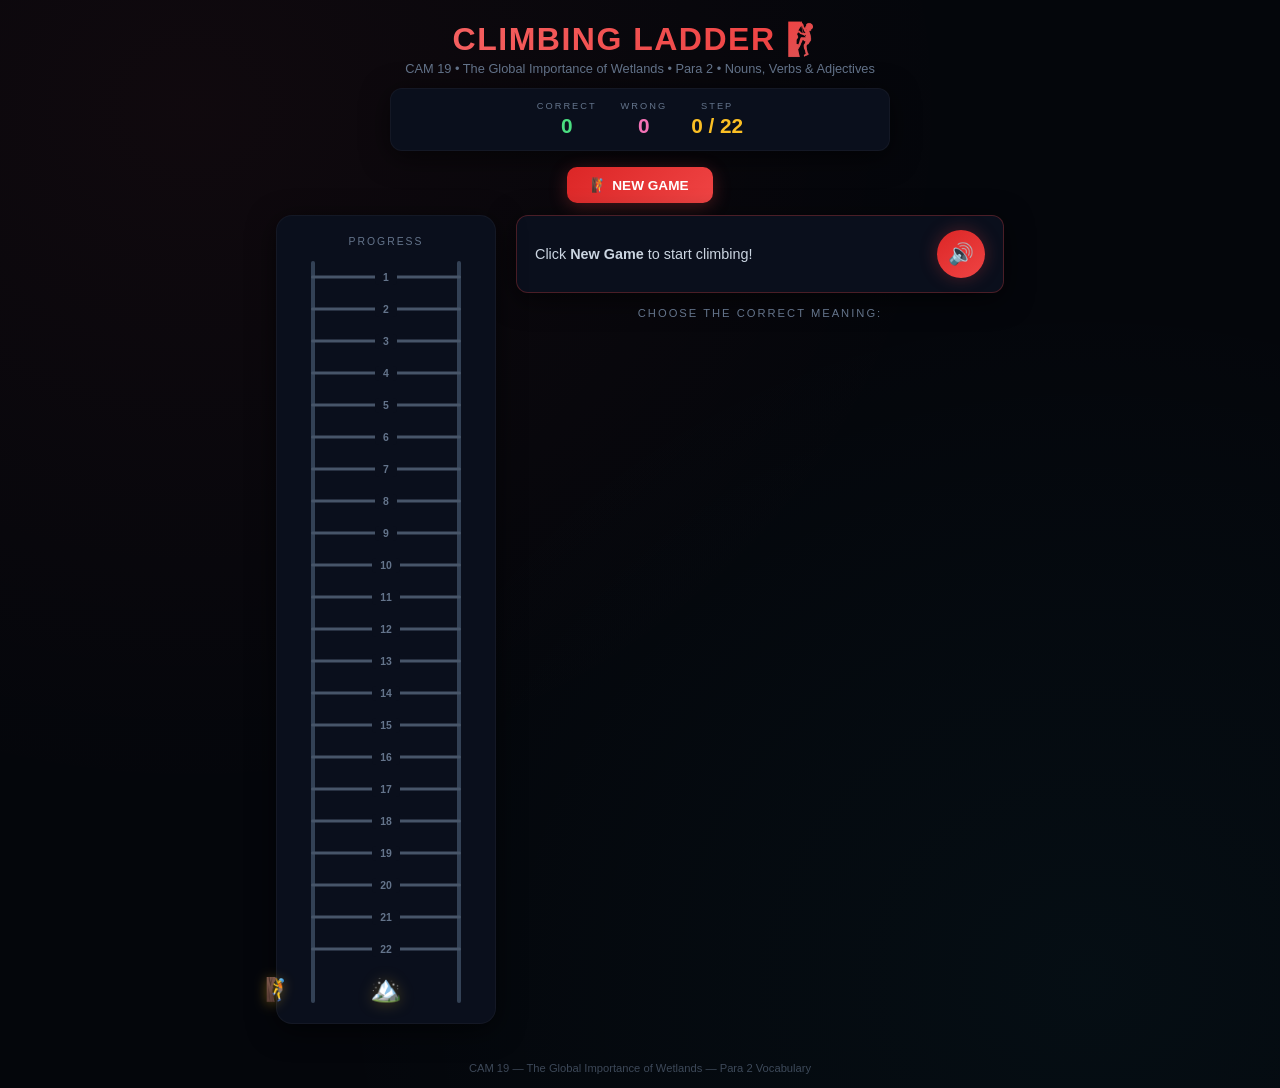
<file: Part B/Climbing-Ladder/index.html>
<!DOCTYPE html>
<html lang="en">
<head>
    <meta charset="UTF-8">
    <meta name="viewport" content="width=device-width, initial-scale=1.0">
    <title>Climbing Ladder - CAM 19 - The Global Importance of Wetlands (Para 2)</title>
    <link rel="stylesheet" href="style.css">
</head>
<body>

    <!-- ========== HEADER ========== -->
    <header class="game-header">
        <h1 class="game-title">Climbing Ladder 🧗</h1>
        <p class="game-subtitle">CAM 19 &bull; The Global Importance of Wetlands &bull; Para 2 &bull; Nouns, Verbs &amp; Adjectives</p>
    </header>

    <!-- ========== SCORE PANEL ========== -->
    <div class="score-panel">
        <div class="score-item">
            <span class="score-label">Correct</span>
            <span class="score-value" id="correct-count">0</span>
        </div>
        <div class="score-item">
            <span class="score-label">Wrong</span>
            <span class="score-value" id="wrong-count">0</span>
        </div>
        <div class="score-item">
            <span class="score-label">Step</span>
            <span class="score-value" id="step-count">0 / 22</span>
        </div>
    </div>

    <!-- ========== BUTTONS ========== -->
    <div class="btn-container">
        <button class="btn btn-primary" onclick="startGame()">🧗 New Game</button>
    </div>

    <!-- ========== GAME AREA ========== -->
    <div class="game-area">

        <!-- LEFT: Ladder -->
        <div class="ladder-container">
            <div class="ladder-title">Progress</div>
            <div class="ladder" id="ladder">
                <!-- Steps rendered by game.js -->
            </div>
        </div>

        <!-- RIGHT: Answer Panel -->
        <div class="answer-panel">
            <div class="audio-bar">
                <span class="prompt-text" id="prompt-text">
                    Click <strong>New Game</strong> to start climbing!
                </span>
                <button class="replay-btn" id="replay-btn" onclick="replayCurrentAudio()">🔊</button>
            </div>

            <div class="choices-label">Choose the correct meaning:</div>
            <div class="choices-grid" id="choices-grid">
                <!-- 4 choice buttons rendered by game.js -->
            </div>

            <div class="feedback" id="feedback"></div>
        </div>

    </div>

    <!-- ========== WIN MODAL ========== -->
    <div class="modal-overlay" id="game-modal">
        <div class="modal-box">
            <div class="trophy" id="modal-trophy">🏆</div>
            <h2 id="modal-title">Victory!</h2>
            <div class="stats" id="modal-stats"></div>
            <button class="btn btn-accent" onclick="startGame()">🧗 Play Again</button>
        </div>
    </div>

    <!-- ========== FOOTER ========== -->
    <footer class="game-footer">
        CAM 19 &mdash; The Global Importance of Wetlands &mdash; Para 2 Vocabulary
    </footer>

    <script src="data.js"></script>
    <script src="game.js"></script>

</body>
</html>
</file>
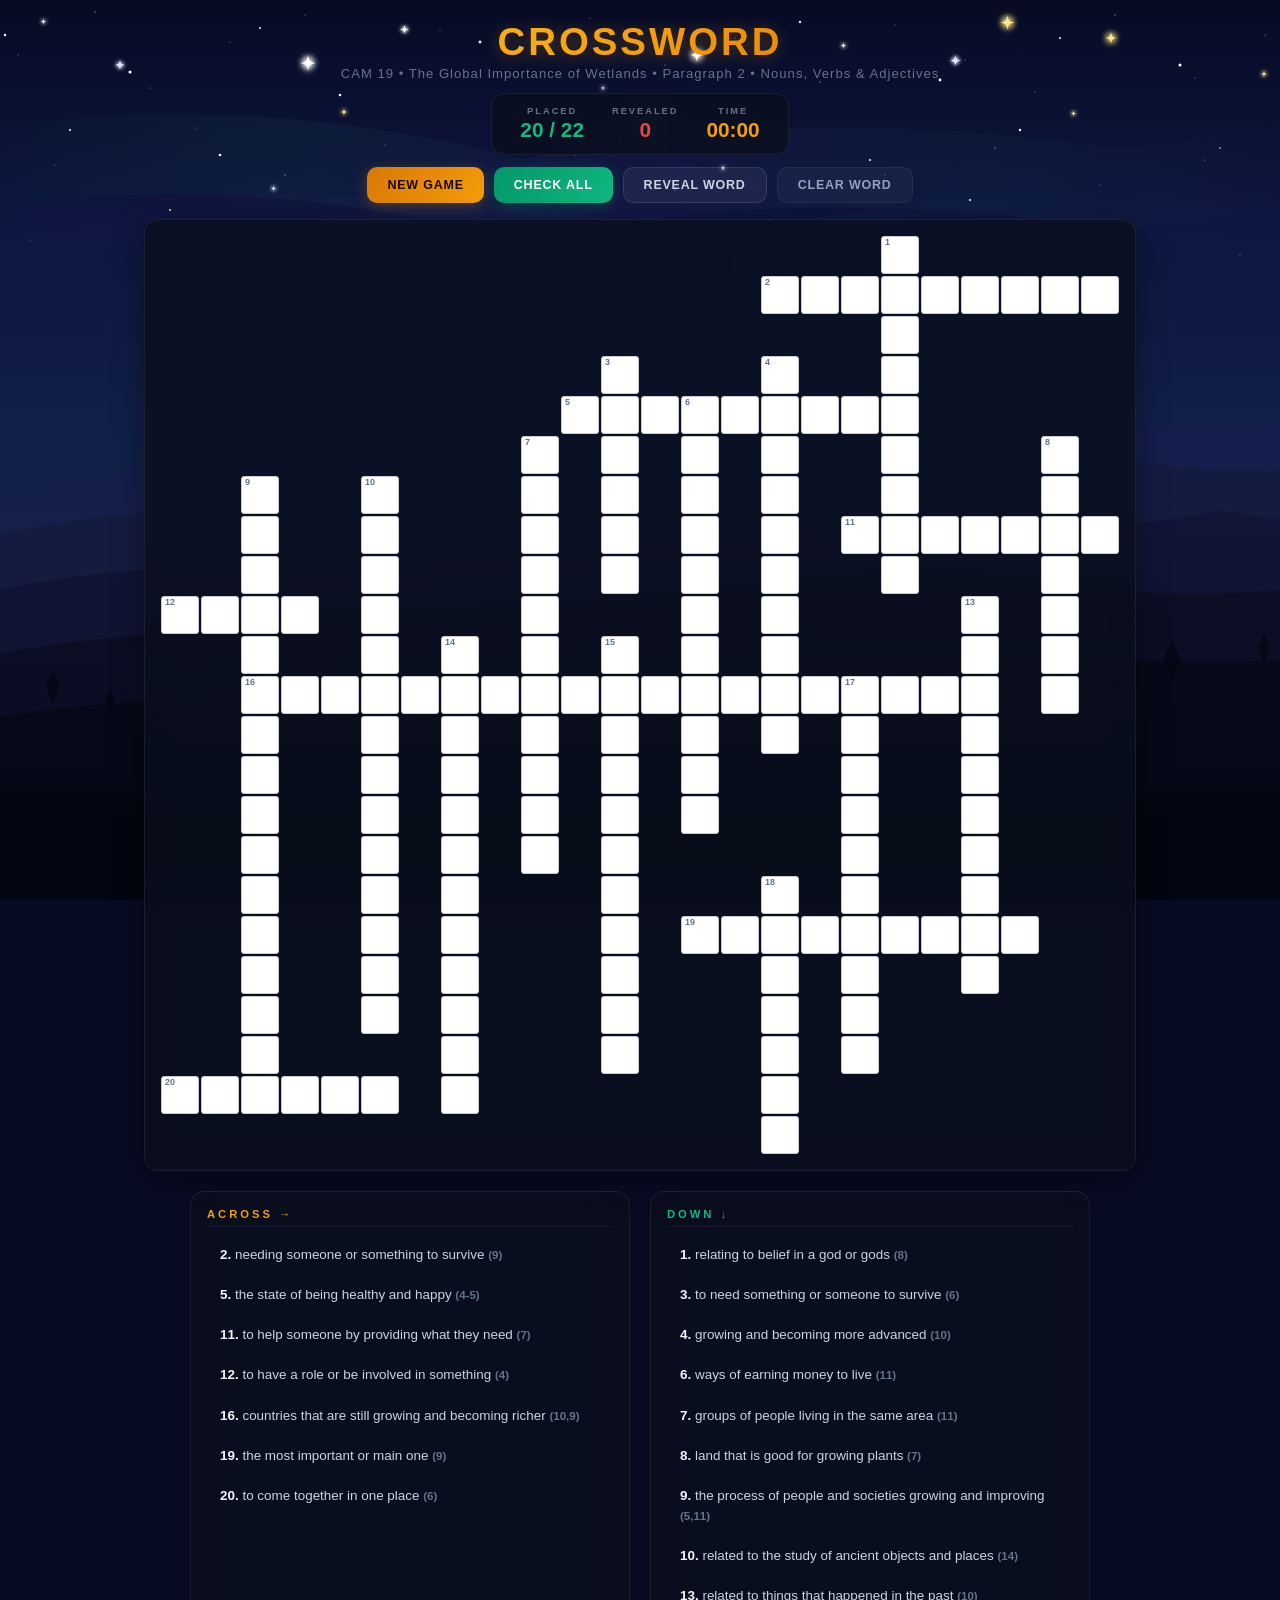
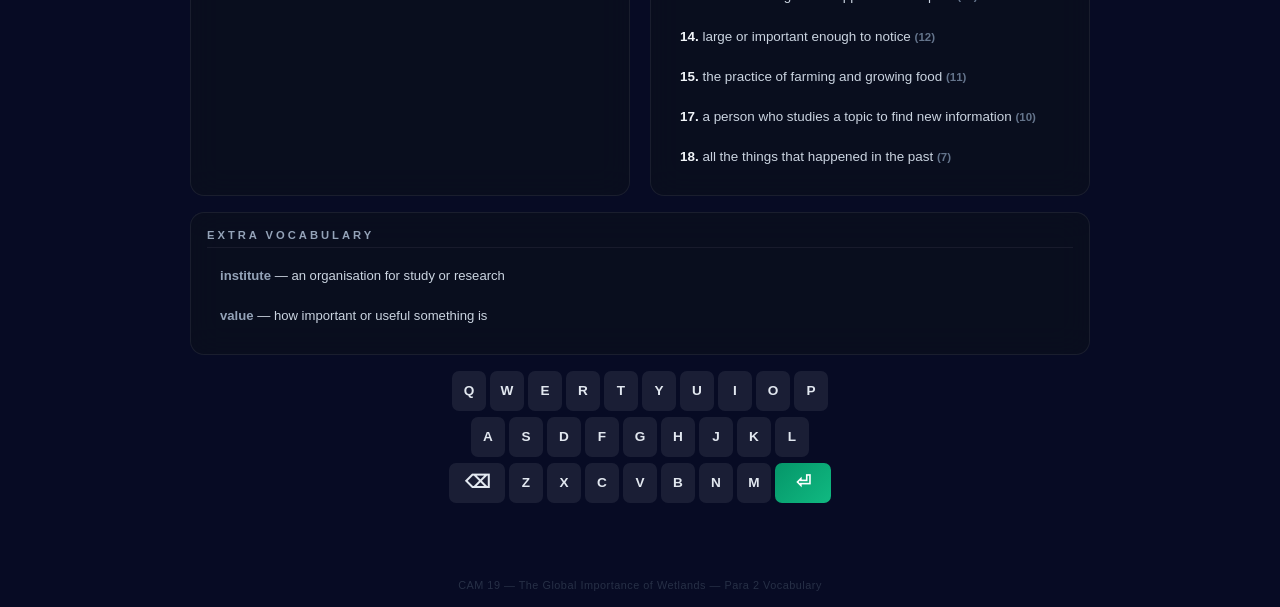
<file: Part B/Crossword-Game-Dark/index.html>
<!DOCTYPE html>
<html lang="en">
<head>
    <meta charset="UTF-8">
    <meta name="viewport" content="width=device-width, initial-scale=1.0, maximum-scale=1.0, user-scalable=no">
    <title>Crossword - CAM 19 - The Global Importance of Wetlands (Para 2)</title>
    <link rel="stylesheet" href="style.css">
</head>
<body>

<!-- ===================================================================
     SVG BACKGROUND — Layered Mountain Landscape with Aurora
     5 mountain depth layers + stars + aurora + pine trees
     =================================================================== -->
<div class="bg-scene">
    <svg viewBox="0 0 1440 900" preserveAspectRatio="xMidYMid slice" xmlns="http://www.w3.org/2000/svg">
        <defs>
            <!-- Sky gradient -->
            <linearGradient id="sky" x1="0" y1="0" x2="0" y2="1">
                <stop offset="0%"   stop-color="#070B24"/>
                <stop offset="25%"  stop-color="#0D1640"/>
                <stop offset="50%"  stop-color="#12204A"/>
                <stop offset="75%"  stop-color="#162447"/>
                <stop offset="100%" stop-color="#1B2A4A"/>
            </linearGradient>
            <!-- Aurora gradients -->
            <linearGradient id="aurora1" x1="0" y1="0" x2="1" y2="0">
                <stop offset="0%"   stop-color="rgba(52,211,153,0)"/>
                <stop offset="25%"  stop-color="rgba(52,211,153,0.12)"/>
                <stop offset="50%"  stop-color="rgba(139,92,246,0.10)"/>
                <stop offset="75%"  stop-color="rgba(52,211,153,0.08)"/>
                <stop offset="100%" stop-color="rgba(139,92,246,0)"/>
            </linearGradient>
            <linearGradient id="aurora2" x1="0" y1="0" x2="1" y2="0">
                <stop offset="0%"   stop-color="rgba(139,92,246,0)"/>
                <stop offset="30%"  stop-color="rgba(236,72,153,0.07)"/>
                <stop offset="60%"  stop-color="rgba(52,211,153,0.09)"/>
                <stop offset="100%" stop-color="rgba(139,92,246,0)"/>
            </linearGradient>
            <!-- Mountain fills -->
            <linearGradient id="m5" x1="0" y1="0" x2="0" y2="1">
                <stop offset="0%" stop-color="#1a1c52"/><stop offset="100%" stop-color="#151840"/>
            </linearGradient>
            <linearGradient id="m4" x1="0" y1="0" x2="0" y2="1">
                <stop offset="0%" stop-color="#141838"/><stop offset="100%" stop-color="#101430"/>
            </linearGradient>
            <linearGradient id="m3" x1="0" y1="0" x2="0" y2="1">
                <stop offset="0%" stop-color="#0f1230"/><stop offset="100%" stop-color="#0b0e26"/>
            </linearGradient>
            <linearGradient id="m2" x1="0" y1="0" x2="0" y2="1">
                <stop offset="0%" stop-color="#0a0d22"/><stop offset="100%" stop-color="#070a1c"/>
            </linearGradient>
            <linearGradient id="m1" x1="0" y1="0" x2="0" y2="1">
                <stop offset="0%" stop-color="#060918"/><stop offset="100%" stop-color="#040712"/>
            </linearGradient>

            <!-- Sparkle glow filter -->
            <filter id="star-glow" x="-100%" y="-100%" width="300%" height="300%">
                <feGaussianBlur in="SourceGraphic" stdDeviation="2" result="blur"/>
                <feMerge>
                    <feMergeNode in="blur"/>
                    <feMergeNode in="blur"/>
                    <feMergeNode in="SourceGraphic"/>
                </feMerge>
            </filter>
            <filter id="star-glow-lg" x="-150%" y="-150%" width="400%" height="400%">
                <feGaussianBlur in="SourceGraphic" stdDeviation="3.5" result="blur"/>
                <feMerge>
                    <feMergeNode in="blur"/>
                    <feMergeNode in="blur"/>
                    <feMergeNode in="blur"/>
                    <feMergeNode in="SourceGraphic"/>
                </feMerge>
            </filter>

            <!-- 4-pointed sparkle symbol (diamond star) -->
            <symbol id="sparkle4" viewBox="-10 -10 20 20">
                <path d="M0,-10 C1,-3 3,-1 10,0 C3,1 1,3 0,10 C-1,3 -3,1 -10,0 C-3,-1 -1,-3 0,-10 Z" fill="currentColor"/>
            </symbol>
            <!-- 6-pointed sparkle (cross-star with thin rays) -->
            <symbol id="sparkle6" viewBox="-12 -12 24 24">
                <path d="M0,-12 C0.5,-2 2,-0.5 12,0 C2,0.5 0.5,2 0,12 C-0.5,2 -2,0.5 -12,0 C-2,-0.5 -0.5,-2 0,-12 Z" fill="currentColor"/>
                <path d="M0,-8 L0,8 M-8,0 L8,0" stroke="currentColor" stroke-width="0.4" opacity="0.5"/>
            </symbol>
        </defs>

        <!-- Sky -->
        <rect width="1440" height="900" fill="url(#sky)"/>

        <!-- ★ LAYER 1: Tiny background dots (distant stars) ★ -->
        <g opacity="0.6">
            <circle cx="32"  cy="18"  r="0.6" fill="#C7D2FE"/>
            <circle cx="98"  cy="55"  r="0.5" fill="#fff"/>
            <circle cx="175" cy="12"  r="0.7" fill="#E0E7FF"/>
            <circle cx="230" cy="88"  r="0.5" fill="#fff"/>
            <circle cx="310" cy="42"  r="0.6" fill="#C7D2FE"/>
            <circle cx="385" cy="15"  r="0.5" fill="#fff"/>
            <circle cx="445" cy="72"  r="0.7" fill="#E0E7FF"/>
            <circle cx="520" cy="30"  r="0.5" fill="#fff"/>
            <circle cx="590" cy="98"  r="0.6" fill="#C7D2FE"/>
            <circle cx="670" cy="18"  r="0.5" fill="#fff"/>
            <circle cx="745" cy="65"  r="0.6" fill="#E0E7FF"/>
            <circle cx="815" cy="38"  r="0.5" fill="#fff"/>
            <circle cx="900" cy="82"  r="0.7" fill="#C7D2FE"/>
            <circle cx="975" cy="25"  r="0.5" fill="#fff"/>
            <circle cx="1045" cy="60" r="0.6" fill="#E0E7FF"/>
            <circle cx="1115" cy="92" r="0.5" fill="#fff"/>
            <circle cx="1195" cy="15" r="0.7" fill="#C7D2FE"/>
            <circle cx="1275" cy="78" r="0.5" fill="#fff"/>
            <circle cx="1345" cy="35" r="0.6" fill="#E0E7FF"/>
            <circle cx="1415" cy="55" r="0.5" fill="#fff"/>
            <circle cx="55"  cy="140" r="0.5" fill="#fff"/>
            <circle cx="135" cy="165" r="0.6" fill="#C7D2FE"/>
            <circle cx="275" cy="128" r="0.5" fill="#fff"/>
            <circle cx="365" cy="175" r="0.7" fill="#E0E7FF"/>
            <circle cx="465" cy="145" r="0.5" fill="#fff"/>
            <circle cx="555" cy="180" r="0.6" fill="#C7D2FE"/>
            <circle cx="655" cy="155" r="0.5" fill="#fff"/>
            <circle cx="755" cy="190" r="0.5" fill="#E0E7FF"/>
            <circle cx="865" cy="135" r="0.6" fill="#fff"/>
            <circle cx="965" cy="175" r="0.5" fill="#C7D2FE"/>
            <circle cx="1075" cy="148" r="0.7" fill="#fff"/>
            <circle cx="1180" cy="185" r="0.5" fill="#E0E7FF"/>
            <circle cx="1285" cy="160" r="0.6" fill="#fff"/>
            <circle cx="1390" cy="140" r="0.5" fill="#C7D2FE"/>
            <circle cx="110" cy="240" r="0.5" fill="#fff"/>
            <circle cx="335" cy="225" r="0.6" fill="#E0E7FF"/>
            <circle cx="530" cy="250" r="0.5" fill="#fff"/>
            <circle cx="720" cy="235" r="0.5" fill="#C7D2FE"/>
            <circle cx="910" cy="260" r="0.6" fill="#fff"/>
            <circle cx="1130" cy="240" r="0.5" fill="#E0E7FF"/>
            <circle cx="1320" cy="255" r="0.5" fill="#fff"/>
        </g>

        <!-- ★ LAYER 2: Medium twinkling dots ★ -->
        <g>
            <circle class="star" cx="85"   cy="35"  r="1.2" fill="#fff"    style="--dur:2.8s;--min-o:0.2;--max-o:0.8"/>
            <circle class="star" cx="210"  cy="72"  r="1.5" fill="#fff"    style="--dur:4.2s;--min-o:0.3;--max-o:0.9"/>
            <circle class="star" cx="340"  cy="28"  r="1"   fill="#E0E7FF" style="--dur:3.5s;--min-o:0.2;--max-o:0.7"/>
            <circle class="star" cx="420"  cy="95"  r="1.3" fill="#fff"    style="--dur:2.4s;--min-o:0.3;--max-o:0.85"/>
            <circle class="star" cx="560"  cy="42"  r="1.4" fill="#E0E7FF" style="--dur:5.0s;--min-o:0.2;--max-o:0.8"/>
            <circle class="star" cx="650"  cy="110" r="1"   fill="#FDE68A" style="--dur:3.1s;--min-o:0.25;--max-o:0.7"/>
            <circle class="star" cx="880"  cy="22"  r="1.2" fill="#E0E7FF" style="--dur:2.6s;--min-o:0.2;--max-o:0.65"/>
            <circle class="star" cx="1020" cy="80"  r="1.4" fill="#fff"    style="--dur:3.7s;--min-o:0.25;--max-o:0.85"/>
            <circle class="star" cx="1140" cy="38"  r="1.1" fill="#FDE68A" style="--dur:4.5s;--min-o:0.2;--max-o:0.7"/>
            <circle class="star" cx="1260" cy="65"  r="1.5" fill="#fff"    style="--dur:3.0s;--min-o:0.3;--max-o:0.9"/>
            <circle class="star" cx="1370" cy="95"  r="1"   fill="#E0E7FF" style="--dur:5.2s;--min-o:0.2;--max-o:0.7"/>
            <circle class="star" cx="150"  cy="130" r="1"   fill="#fff"    style="--dur:3.8s;--min-o:0.2;--max-o:0.6"/>
            <circle class="star" cx="300"  cy="155" r="1.3" fill="#fff"    style="--dur:2.9s;--min-o:0.25;--max-o:0.8"/>
            <circle class="star" cx="490"  cy="170" r="0.9" fill="#FDE68A" style="--dur:4.1s;--min-o:0.2;--max-o:0.55"/>
            <circle class="star" cx="700"  cy="140" r="1.4" fill="#fff"    style="--dur:3.3s;--min-o:0.3;--max-o:0.85"/>
            <circle class="star" cx="950"  cy="160" r="1.1" fill="#E0E7FF" style="--dur:4.7s;--min-o:0.2;--max-o:0.7"/>
            <circle class="star" cx="1100" cy="130" r="1.2" fill="#fff"    style="--dur:2.5s;--min-o:0.25;--max-o:0.8"/>
            <circle class="star" cx="1300" cy="148" r="0.8" fill="#E0E7FF" style="--dur:5.5s;--min-o:0.15;--max-o:0.55"/>
            <circle class="star" cx="50"   cy="200" r="1.3" fill="#fff"    style="--dur:3.6s;--min-o:0.25;--max-o:0.7"/>
            <circle class="star" cx="250"  cy="210" r="1"   fill="#FDE68A" style="--dur:4.0s;--min-o:0.2;--max-o:0.6"/>
            <circle class="star" cx="600"  cy="195" r="1.5" fill="#fff"    style="--dur:3.2s;--min-o:0.3;--max-o:0.9"/>
            <circle class="star" cx="850"  cy="220" r="1.1" fill="#E0E7FF" style="--dur:4.4s;--min-o:0.2;--max-o:0.65"/>
            <circle class="star" cx="1050" cy="200" r="1"   fill="#fff"    style="--dur:3.9s;--min-o:0.25;--max-o:0.8"/>
            <circle class="star" cx="1400" cy="185" r="1.2" fill="#fff"    style="--dur:2.7s;--min-o:0.3;--max-o:0.85"/>
        </g>

        <!-- ★ LAYER 3: Bright sparkle stars (4-pointed, with glow) ★ -->
        <g>
            <!-- Large sparkles — bright focal stars -->
            <use href="#sparkle4" x="770"  y="48"  width="14" height="14" color="#fff"    filter="url(#star-glow-lg)" class="sparkle" style="--dur:3.5s;--min-o:0.3;--max-o:1;--rot:15deg"/>
            <use href="#sparkle4" x="195"  y="60"  width="10" height="10" color="#E0E7FF" filter="url(#star-glow)"    class="sparkle" style="--dur:4.0s;--min-o:0.2;--max-o:0.9;--rot:-10deg"/>
            <use href="#sparkle4" x="1185" y="32"  width="12" height="12" color="#FDE68A" filter="url(#star-glow-lg)" class="sparkle" style="--dur:5.0s;--min-o:0.25;--max-o:1;--rot:22deg"/>
            <use href="#sparkle4" x="480"  y="25"  width="9"  height="9"  color="#fff"    filter="url(#star-glow)"    class="sparkle" style="--dur:3.2s;--min-o:0.2;--max-o:0.85;--rot:-5deg"/>
            <use href="#sparkle4" x="1030" y="55"  width="11" height="11" color="#E0E7FF" filter="url(#star-glow)"    class="sparkle" style="--dur:4.6s;--min-o:0.2;--max-o:0.9;--rot:30deg"/>

            <!-- Medium sparkles scattered across sky -->
            <use href="#sparkle6" x="120"  y="18"  width="7"  height="7"  color="#fff"    filter="url(#star-glow)" class="sparkle" style="--dur:3.8s;--min-o:0.15;--max-o:0.75;--rot:0deg"/>
            <use href="#sparkle6" x="420"  y="108" width="8"  height="8"  color="#FDE68A" filter="url(#star-glow)" class="sparkle" style="--dur:4.3s;--min-o:0.2;--max-o:0.8;--rot:45deg"/>
            <use href="#sparkle6" x="680"  y="85"  width="6"  height="6"  color="#E0E7FF" filter="url(#star-glow)" class="sparkle" style="--dur:5.2s;--min-o:0.15;--max-o:0.7;--rot:-20deg"/>
            <use href="#sparkle6" x="920"  y="42"  width="7"  height="7"  color="#fff"    filter="url(#star-glow)" class="sparkle" style="--dur:3.0s;--min-o:0.2;--max-o:0.85;--rot:12deg"/>
            <use href="#sparkle6" x="1340" y="70"  width="8"  height="8"  color="#FDE68A" filter="url(#star-glow)" class="sparkle" style="--dur:4.8s;--min-o:0.15;--max-o:0.75;--rot:-35deg"/>
            <use href="#sparkle6" x="60"   cy="170" width="6" height="6"  color="#fff"    filter="url(#star-glow)" class="sparkle" style="--dur:3.4s;--min-o:0.15;--max-o:0.7;--rot:8deg"/>
            <use href="#sparkle6" x="350"  y="185" width="7"  height="7"  color="#E0E7FF" filter="url(#star-glow)" class="sparkle" style="--dur:5.5s;--min-o:0.1;--max-o:0.65;--rot:-15deg"/>
            <use href="#sparkle6" x="800"  y="165" width="6"  height="6"  color="#fff"    filter="url(#star-glow)" class="sparkle" style="--dur:4.1s;--min-o:0.15;--max-o:0.7;--rot:25deg"/>
            <use href="#sparkle6" x="1150" y="110" width="7"  height="7"  color="#FDE68A" filter="url(#star-glow)" class="sparkle" style="--dur:3.6s;--min-o:0.2;--max-o:0.8;--rot:-8deg"/>

            <!-- Extra bright "hero" sparkle stars (larger, more glow) -->
            <use href="#sparkle4" x="380"  y="55"  width="16" height="16" color="#fff"    filter="url(#star-glow-lg)" class="sparkle sparkle-hero" style="--dur:6s;--min-o:0.15;--max-o:1;--rot:0deg"/>
            <use href="#sparkle4" x="1080" y="15"  width="15" height="15" color="#FDE68A" filter="url(#star-glow-lg)" class="sparkle sparkle-hero" style="--dur:7s;--min-o:0.1;--max-o:1;--rot:45deg"/>
            <use href="#sparkle4" x="720"  y="120" width="13" height="13" color="#E0E7FF" filter="url(#star-glow-lg)" class="sparkle sparkle-hero" style="--dur:5.5s;--min-o:0.15;--max-o:0.95;--rot:-30deg"/>
        </g>

        <!-- Aurora streaks -->
        <path class="aurora-path" d="M0,180 Q300,120 600,200 Q900,140 1200,190 Q1400,160 1440,175"
              stroke="url(#aurora1)" stroke-width="80" fill="none" opacity="0.4"/>
        <path class="aurora-path" d="M0,240 Q400,190 800,260 Q1100,200 1440,230"
              stroke="url(#aurora2)" stroke-width="50" fill="none" opacity="0.3"
              style="animation-delay: -6s; animation-duration: 22s"/>

        <!-- Mountain Layer 5 (farthest — faintest) -->
        <path d="M0,520 C180,440 360,490 540,450 C720,410 900,470 1080,420 C1200,440 1350,410 1440,430 L1440,900 L0,900 Z"
              fill="url(#m5)" opacity="0.35"/>

        <!-- Mountain Layer 4 -->
        <path d="M0,560 C200,480 400,530 600,485 C800,440 1000,510 1200,460 C1340,480 1440,465 1440,465 L1440,900 L0,900 Z"
              fill="url(#m4)" opacity="0.5"/>

        <!-- Mountain Layer 3 -->
        <path d="M0,610 C220,540 460,580 680,535 C900,495 1100,555 1300,510 C1400,530 1440,515 1440,515 L1440,900 L0,900 Z"
              fill="url(#m3)" opacity="0.65"/>

        <!-- Mountain Layer 2 -->
        <path d="M0,670 C280,600 560,645 840,595 C1050,565 1250,615 1440,580 L1440,900 L0,900 Z"
              fill="url(#m2)" opacity="0.8"/>

        <!-- Mountain Layer 1 (nearest — darkest) -->
        <path d="M0,730 C300,670 600,710 900,660 C1100,640 1300,680 1440,650 L1440,900 L0,900 Z"
              fill="url(#m1)" opacity="0.92"/>

        <!-- Pine trees silhouettes on nearest ridge -->
        <g fill="#040712" opacity="0.85">
            <!-- Tree = triangle + small trunk -->
            <path d="M80,718 l-6,0 l-6,-18 l6,-14 l6,14 l-6,18 Z"/>
            <path d="M140,705 l-7,0 l-7,-20 l7,-16 l7,16 l-7,20 Z"/>
            <path d="M195,715 l-5,0 l-5,-15 l5,-12 l5,12 l-5,15 Z"/>
            <path d="M310,695 l-8,0 l-8,-22 l8,-18 l8,18 l-8,22 Z"/>
            <path d="M380,710 l-6,0 l-6,-16 l6,-13 l6,13 l-6,16 Z"/>
            <path d="M500,680 l-9,0 l-9,-25 l9,-20 l9,20 l-9,25 Z"/>
            <path d="M570,700 l-5,0 l-5,-14 l5,-11 l5,11 l-5,14 Z"/>
            <path d="M680,670 l-8,0 l-8,-22 l8,-18 l8,18 l-8,22 Z"/>
            <path d="M760,690 l-6,0 l-6,-17 l6,-14 l6,14 l-6,17 Z"/>
            <path d="M880,660 l-10,0 l-10,-28 l10,-22 l10,22 l-10,28 Z"/>
            <path d="M960,680 l-6,0 l-6,-16 l6,-13 l6,13 l-6,16 Z"/>
            <path d="M1060,655 l-7,0 l-7,-20 l7,-16 l7,16 l-7,20 Z"/>
            <path d="M1150,670 l-5,0 l-5,-15 l5,-12 l5,12 l-5,15 Z"/>
            <path d="M1260,680 l-8,0 l-8,-22 l8,-17 l8,17 l-8,22 Z"/>
            <path d="M1350,665 l-6,0 l-6,-17 l6,-14 l6,14 l-6,17 Z"/>
        </g>

        <!-- Ground (darkest) -->
        <rect y="790" width="1440" height="110" fill="#030610"/>

        <!-- Subtle ground mist -->
        <rect y="770" width="1440" height="40" fill="url(#m1)" opacity="0.3"/>
    </svg>
</div>

<!-- ===================================================================
     GAME CONTENT
     =================================================================== -->
<div class="game-container">

    <!-- Header -->
    <header class="game-header">
        <h1 class="game-title">Crossword</h1>
        <p class="game-subtitle">CAM 19 &bull; The Global Importance of Wetlands &bull; Paragraph 2 &bull; Nouns, Verbs &amp; Adjectives</p>
    </header>

    <!-- Score Panel -->
    <div class="score-panel">
        <div class="score-item">
            <span class="score-label">Placed</span>
            <span class="score-value" id="placed-count">0 / 22</span>
        </div>
        <div class="score-item">
            <span class="score-label">Revealed</span>
            <span class="score-value" id="revealed-count">0</span>
        </div>
        <div class="score-item">
            <span class="score-label">Time</span>
            <span class="score-value" id="timer">00:00</span>
        </div>
    </div>

    <!-- Buttons -->
    <div class="btn-row">
        <button class="btn btn-primary" onclick="initGame()">New Game</button>
        <button class="btn btn-check" onclick="checkAll()">Check All</button>
        <button class="btn btn-reveal" onclick="revealWord()">Reveal Word</button>
        <button class="btn btn-clear" onclick="clearWord()">Clear Word</button>
    </div>

    <!-- Crossword Grid -->
    <div class="grid-wrapper">
        <div class="crossword-grid" id="crossword-grid" tabindex="0"></div>
    </div>

    <!-- Clues -->
    <div class="clues-container">
        <div class="clues-section">
            <div class="clues-title across-title">Across &rarr;</div>
            <div id="clues-across"></div>
        </div>
        <div class="clues-section">
            <div class="clues-title down-title">Down &darr;</div>
            <div id="clues-down"></div>
        </div>
    </div>

    <!-- Extra clues (words that didn't fit) -->
    <div class="clues-section" id="extra-section" style="display:none; max-width:900px; width:100%; margin-bottom:16px;">
        <div class="clues-title extra-title">Extra Vocabulary</div>
        <div id="clues-extra"></div>
    </div>

    <!-- On-Screen Keyboard -->
    <div class="keyboard" id="keyboard">
        <div class="kb-row">
            <button class="kb-key" data-key="Q">Q</button>
            <button class="kb-key" data-key="W">W</button>
            <button class="kb-key" data-key="E">E</button>
            <button class="kb-key" data-key="R">R</button>
            <button class="kb-key" data-key="T">T</button>
            <button class="kb-key" data-key="Y">Y</button>
            <button class="kb-key" data-key="U">U</button>
            <button class="kb-key" data-key="I">I</button>
            <button class="kb-key" data-key="O">O</button>
            <button class="kb-key" data-key="P">P</button>
        </div>
        <div class="kb-row">
            <button class="kb-key" data-key="A">A</button>
            <button class="kb-key" data-key="S">S</button>
            <button class="kb-key" data-key="D">D</button>
            <button class="kb-key" data-key="F">F</button>
            <button class="kb-key" data-key="G">G</button>
            <button class="kb-key" data-key="H">H</button>
            <button class="kb-key" data-key="J">J</button>
            <button class="kb-key" data-key="K">K</button>
            <button class="kb-key" data-key="L">L</button>
        </div>
        <div class="kb-row">
            <button class="kb-key kb-wide" data-key="BACK">&#9003;</button>
            <button class="kb-key" data-key="Z">Z</button>
            <button class="kb-key" data-key="X">X</button>
            <button class="kb-key" data-key="C">C</button>
            <button class="kb-key" data-key="V">V</button>
            <button class="kb-key" data-key="B">B</button>
            <button class="kb-key" data-key="N">N</button>
            <button class="kb-key" data-key="M">M</button>
            <button class="kb-key kb-enter" data-key="ENTER">&#9166;</button>
        </div>
    </div>

</div>

<!-- Win Modal -->
<div class="modal-overlay" id="win-modal">
    <div class="modal-box">
        <div class="modal-trophy">&#127942;</div>
        <div class="modal-title">Brilliant!</div>
        <div class="modal-stars" id="modal-stars"></div>
        <div class="modal-stats" id="modal-stats"></div>
        <button class="btn btn-play-again" onclick="initGame()">Play Again</button>
    </div>
</div>

<!-- Footer -->
<footer class="game-footer">
    CAM 19 &mdash; The Global Importance of Wetlands &mdash; Para 2 Vocabulary
</footer>

<!-- Scripts -->
<script src="data.js"></script>
<script src="game.js"></script>

</body>
</html>
</file>
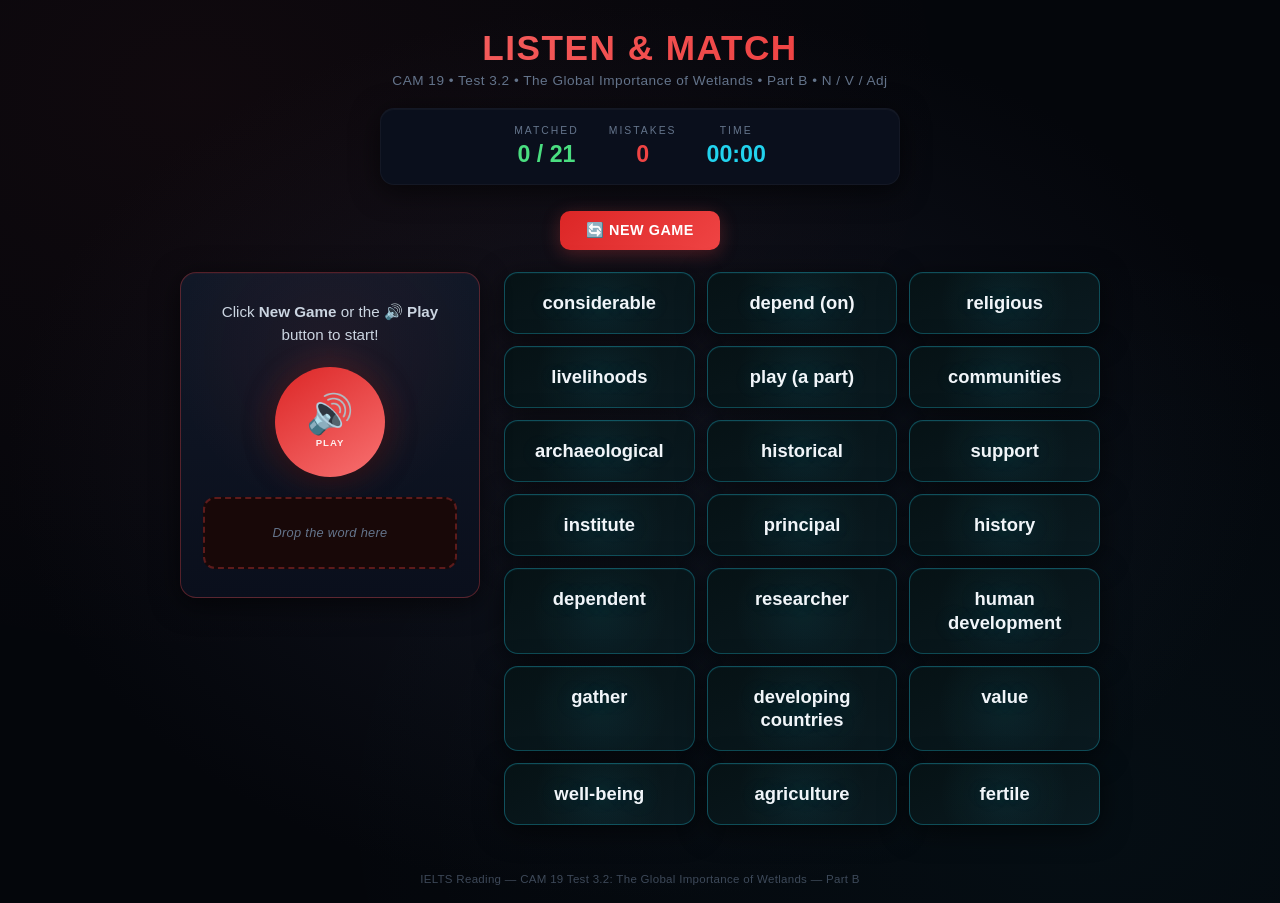
<file: Part B/Listen-and-Drop-N-V-Adj/index.html>
<!DOCTYPE html>
<html lang="en">
<head>
    <meta charset="UTF-8">
    <meta name="viewport" content="width=device-width, initial-scale=1.0">
    <title>Listen & Match - CAM 19 Test 3.2: Wetlands (N/V/Adj)</title>
    <link rel="stylesheet" href="style.css">
</head>
<body>

    <!-- ========== HEADER ========== -->
    <header class="game-header">
        <h1 class="game-title">Listen & Match</h1>
        <p class="game-subtitle">CAM 19 &bull; Test 3.2 &bull; The Global Importance of Wetlands &bull; Part B &bull; N / V / Adj</p>
    </header>

    <!-- ========== SCORE PANEL ========== -->
    <div class="score-panel">
        <div class="score-item">
            <span class="score-label">Matched</span>
            <span class="score-value" id="matched-count">0 / 21</span>
        </div>
        <div class="score-item">
            <span class="score-label">Mistakes</span>
            <span class="score-value" id="mistakes">0</span>
        </div>
        <div class="score-item">
            <span class="score-label">Time</span>
            <span class="score-value" id="timer">00:00</span>
        </div>
    </div>

    <!-- ========== BUTTONS ========== -->
    <div class="btn-container">
        <button class="btn btn-primary" onclick="gameStarted=true; initGame()">🔄 New Game</button>
    </div>

    <!-- ========== GAME AREA (2 columns) ========== -->
    <div class="game-area" id="game-area">

        <!-- LEFT: Audio Zone -->
        <div class="audio-zone">
            <p class="audio-prompt" id="audio-prompt">
                Press <strong>New Game</strong> to start!
            </p>
            <button class="audio-play-btn" id="audio-play-btn" onclick="replayCurrentAudio()">
                <span class="play-icon">🔊</span>
                <span class="play-label">Play</span>
            </button>
            <div class="drop-zone" id="drop-zone">
                <span class="drop-hint">Drop the word here</span>
            </div>
        </div>

        <!-- RIGHT: Word Cards -->
        <div class="word-zone" id="word-zone">
            <!-- 21 word cards rendered by game.js -->
        </div>

    </div>

    <!-- ========== WIN MODAL ========== -->
    <div class="modal-overlay" id="win-modal">
        <div class="modal-box">
            <div class="trophy">🏆</div>
            <h2>Excellent!</h2>
            <div class="stats" id="modal-stats"></div>
            <button class="btn btn-accent" onclick="initGame()">🔄 Play Again</button>
        </div>
    </div>

    <!-- ========== FOOTER ========== -->
    <footer class="game-footer">
        IELTS Reading &mdash; CAM 19 Test 3.2: The Global Importance of Wetlands &mdash; Part B
    </footer>

    <!-- ========== SCRIPTS ========== -->
    <script src="data.js"></script>
    <script src="game.js"></script>

</body>
</html>
</file>
<file: Part A/CAM 19-P1-SpeedMatch/style.css>
/* =============================================================================
   Speed Match — style.css
   Dark game arena theme
   ============================================================================= */

*, *::before, *::after { box-sizing: border-box; margin: 0; padding: 0; }

:root {
  --font:        'DM Sans', sans-serif;
  --bg:          #080d18;
  --bg-card:     #131d33;
  --border:      rgba(255,255,255,.08);
  --text:        #e2e8f0;
  --muted:       rgba(255,255,255,.38);

  /* Pink palette — navy-optimised */
  --green:       #f72585;   /* neon hot pink / fuchsia  — MATCH  */
  --red:         #e63960;   /* deep rose-crimson        — NO     */
  --radius-card: 22px;
}

html, body {
  height: 100%;
  background: var(--bg);
  font-family: var(--font);
  color: var(--text);
  overflow: hidden;
  user-select: none;
}

#app {
  height: 100vh;
  display: flex;
  flex-direction: column;
}

/* ════════════════════════════════════════════
   HUD
════════════════════════════════════════════ */
.shell-hud {
  display: grid;
  grid-template-columns: 1fr auto auto 1fr;
  align-items: center;
  gap: 20px;
  padding: 14px 28px;
  background: rgba(255,255,255,.025);
  border-bottom: 1px solid var(--border);
  flex-shrink: 0;
}

/* Lives */
.shell-lives {
  display: flex;
  gap: 6px;
}

.shell-heart {
  font-size: 1.35rem;
  color: var(--red);
  filter: drop-shadow(0 0 6px rgba(230,57,96,.75));
  transition: all .25s;
}

.shell-heart--lost {
  color: rgba(255,255,255,.12);
  filter: none;
  transform: scale(.8);
}

/* Score */
.shell-score-wrap {
  text-align: center;
}

.shell-score-label {
  font-size: .6rem;
  font-weight: 900;
  letter-spacing: .15em;
  text-transform: uppercase;
  color: var(--muted);
}

.shell-score {
  font-size: 1.8rem;
  font-weight: 900;
  color: #fff;
  line-height: 1.1;
}

.sh-bump {
  animation: score-bump .22s ease forwards;
}

@keyframes score-bump {
  0%   { transform: scale(1);    color: #fff; }
  45%  { transform: scale(1.45); color: var(--green); }
  100% { transform: scale(1);    color: #fff; }
}

/* Streak */
.shell-streak-wrap {
  text-align: center;
  transition: opacity .3s;
}

.shell-streak-label {
  font-size: .6rem;
  font-weight: 900;
  letter-spacing: .15em;
  text-transform: uppercase;
  color: var(--muted);
}

.shell-streak {
  font-size: 1.8rem;
  font-weight: 900;
  color: #facc15;
  line-height: 1.1;
}

.sh-streak--hot .shell-streak {
  animation: streak-pulse 1s ease infinite;
}

@keyframes streak-pulse {
  0%, 100% { text-shadow: 0 0 12px rgba(250,204,21,.4); }
  50%       { text-shadow: 0 0 28px rgba(250,204,21,.8); }
}

/* Timer */
.shell-timer-wrap {
  text-align: right;
}

.shell-timer-bar-track {
  width: 120px;
  height: 6px;
  background: rgba(255,255,255,.07);
  border-radius: 99px;
  overflow: hidden;
  margin-bottom: 4px;
  margin-left: auto;
}

.shell-timer-bar {
  height: 100%;
  width: 100%;
  border-radius: 99px;
  transition: width 1s linear, background .3s;
}

.shell-timer-num {
  font-size: .75rem;
  font-weight: 800;
  color: var(--muted);
  letter-spacing: .04em;
  text-align: right;
}

/* ════════════════════════════════════════════
   GAME AREA
════════════════════════════════════════════ */
#game-area {
  flex: 1;
  display: flex;
  flex-direction: column;
  align-items: center;
  justify-content: center;
  gap: 24px;
  padding: 20px 24px 28px;
  background: radial-gradient(ellipse at 50% 25%, #1c1045 0%, #080d18 68%);
}

/* Progress */
#prog-wrap {
  width: 100%;
  max-width: 540px;
  height: 3px;
  background: rgba(255,255,255,.06);
  border-radius: 99px;
  overflow: hidden;
}

#prog-fill {
  height: 100%;
  width: 0;
  background: linear-gradient(90deg, #f72585, #e63960);
  border-radius: 99px;
  transition: width .3s ease;
}

/* Card stack */
#card-stack {
  width: 100%;
  max-width: 540px;
}

.game-card {
  background: linear-gradient(150deg, #182040 0%, #101828 100%);
  border: 1.5px solid rgba(255,255,255,.09);
  border-radius: var(--radius-card);
  padding: 36px 36px 32px;
  box-shadow: 0 24px 64px rgba(0,0,0,.55), inset 0 1px 0 rgba(255,255,255,.06);
  position: relative;
  overflow: hidden;
  transition: border-color .12s;
}

/* Colour wash + glow when swiping */
.game-card--swiping-right {
  border-color: rgba(247,37,133,.85) !important;
  box-shadow:
    0 0 0 2px rgba(247,37,133,.25),
    0 0 50px rgba(247,37,133,.3),
    inset 0 0 40px rgba(247,37,133,.08),
    0 24px 64px rgba(0,0,0,.55) !important;
}

.game-card--swiping-left {
  border-color: rgba(230,57,96,.85) !important;
  box-shadow:
    0 0 0 2px rgba(230,57,96,.25),
    0 0 50px rgba(230,57,96,.3),
    inset 0 0 40px rgba(230,57,96,.08),
    0 24px 64px rgba(0,0,0,.55) !important;
}

/* Colour overlay on card face */
.game-card::after {
  content: '';
  position: absolute;
  inset: 0;
  border-radius: inherit;
  opacity: 0;
  pointer-events: none;
  z-index: 1;
  transition: opacity .08s;
}

.game-card--swiping-right::after { background: rgba(247,37,133,.1);  opacity: 1; }
.game-card--swiping-left::after  { background: rgba(230,57,96,.1); opacity: 1; }

/* Swipe badge — stamp on the card as it flies out */
.swipe-badge {
  position: absolute;
  top: 22px;
  font-size: 1.05rem;
  font-weight: 900;
  letter-spacing: .1em;
  text-transform: uppercase;
  padding: 5px 14px;
  border-radius: 8px;
  border-width: 3px;
  border-style: solid;
  opacity: 0;
  pointer-events: none;
  z-index: 10;
}

.swipe-badge--yes {
  left: 22px;
  color: var(--green);
  border-color: var(--green);
  transform: rotate(-14deg);
  text-shadow: 0 0 16px rgba(247,37,133,.7);
  box-shadow: 0 0 14px rgba(247,37,133,.25);
}

.swipe-badge--no {
  right: 22px;
  color: var(--red);
  border-color: var(--red);
  transform: rotate(14deg);
  text-shadow: 0 0 16px rgba(230,57,96,.7);
  box-shadow: 0 0 14px rgba(230,57,96,.25);
}

.game-card--swiping-right .swipe-badge--yes { opacity: 1; }
.game-card--swiping-left  .swipe-badge--no  { opacity: 1; }

#card-word {
  font-size: 2.1rem;
  font-weight: 900;
  color: #fff;
  text-align: center;
  text-transform: uppercase;
  letter-spacing: .05em;
  line-height: 1.1;
  padding-bottom: 22px;
  text-shadow: 0 0 40px rgba(139,92,246,.3);
}

.card-sep {
  border-top: 1px solid rgba(255,255,255,.07);
  padding-top: 18px;
  margin-bottom: 18px;
  text-align: center;
}

.card-sep__text {
  font-size: .66rem;
  font-weight: 800;
  letter-spacing: .12em;
  text-transform: uppercase;
  color: rgba(255,255,255,.25);
}

#card-def {
  font-size: 1.18rem;
  font-weight: 500;
  color: rgba(255,255,255,.78);
  text-align: center;
  line-height: 1.65;
  min-height: 52px;
}

/* Card animations */

/* Entrance: zoom from centre with spring overshoot */
@keyframes card-in {
  0%   { opacity: 0; transform: scale(.35) translateY(16px); }
  55%  { opacity: 1; transform: scale(1.06) translateY(-4px); }
  75%  { transform: scale(.97) translateY(1px); }
  90%  { transform: scale(1.01); }
  100% { opacity: 1; transform: scale(1) translateY(0); }
}

/* Right swipe (MATCH): brief surge right then rockets out clockwise */
@keyframes card-out-right {
  0%   { opacity: 1; transform: translateX(0)     rotate(0deg)  scale(1); }
  15%  {             transform: translateX(18px)  rotate(5deg)  scale(1.03); }
  100% { opacity: 0; transform: translateX(260px) rotate(30deg) scale(.8); }
}

/* Left swipe (NO): brief surge left then rockets out counter-clockwise */
@keyframes card-out-left {
  0%   { opacity: 1; transform: translateX(0)      rotate(0deg)   scale(1); }
  15%  {             transform: translateX(-18px)  rotate(-5deg)  scale(1.03); }
  100% { opacity: 0; transform: translateX(-260px) rotate(-30deg) scale(.8); }
}

/* Easing: entrance = spring, exit = sharp acceleration */
.card-in        { animation: card-in        .42s cubic-bezier(.34,1.56,.64,1) forwards; }
.card-out-right { animation: card-out-right .32s cubic-bezier(.6,0,1,.7)      forwards; }
.card-out-left  { animation: card-out-left  .32s cubic-bezier(.6,0,1,.7)      forwards; }

/* ════════════════════════════════════════════
   ACTION BUTTONS
════════════════════════════════════════════ */
#btn-row {
  display: flex;
  gap: 14px;
  width: 100%;
  max-width: 540px;
}

.btn-act {
  flex: 1;
  display: flex;
  flex-direction: column;
  align-items: center;
  gap: 3px;
  padding: 16px 10px 12px;
  border: 1.5px solid transparent;
  border-radius: 16px;
  font-family: var(--font);
  cursor: pointer;
  transition: all .15s;
  position: relative;
  overflow: hidden;
}

.btn-act::after {
  content: '';
  position: absolute;
  inset: 0;
  background: rgba(255,255,255,0);
  transition: background .12s;
}

.btn-act:hover::after  { background: rgba(255,255,255,.06); }
.btn-act:active        { transform: scale(.96); }

.btn-no {
  background: linear-gradient(145deg, #2a1120, #1c0b16);
  border-color: rgba(230,57,96,.25);
}

.btn-yes {
  background: linear-gradient(145deg, #2a1028, #1c0b1e);
  border-color: rgba(247,37,133,.25);
}

.btn-no:hover  { border-color: rgba(230,57,96,.7);  box-shadow: 0 0 28px rgba(230,57,96,.25);  }
.btn-yes:hover { border-color: rgba(247,37,133,.7); box-shadow: 0 0 28px rgba(247,37,133,.25); }

.btn-act__icon {
  font-size: 1.7rem;
  font-weight: 900;
  line-height: 1;
}

.btn-no  .btn-act__icon { color: var(--red); }
.btn-yes .btn-act__icon { color: var(--green); }

.btn-act__lbl {
  font-size: .75rem;
  font-weight: 900;
  letter-spacing: .1em;
  text-transform: uppercase;
  color: rgba(255,255,255,.65);
}

.btn-act__key {
  font-size: .58rem;
  font-weight: 600;
  color: rgba(255,255,255,.22);
  font-style: normal;
  letter-spacing: .05em;
  background: rgba(255,255,255,.04);
  padding: 1px 6px;
  border-radius: 4px;
  border: 1px solid rgba(255,255,255,.06);
}

/* ════════════════════════════════════════════
   FLASH FEEDBACK
════════════════════════════════════════════ */
.sh-flash {
  position: fixed;
  top: 48%;
  left: 50%;
  transform: translate(-50%, -50%) scale(.5);
  font-size: 1.8rem;
  font-weight: 900;
  padding: 12px 30px;
  border-radius: 14px;
  pointer-events: none;
  opacity: 0;
  z-index: 500;
  white-space: nowrap;
}

.sh-flash--correct {
  background: rgba(247,37,133,.15);
  color: var(--green);
  border: 1.5px solid rgba(247,37,133,.35);
}

.sh-flash--wrong {
  background: rgba(230,57,96,.15);
  color: var(--red);
  border: 1.5px solid rgba(230,57,96,.35);
}

@keyframes flash-pop {
  0%   { opacity: 0; transform: translate(-50%,-50%) scale(.5); }
  30%  { opacity: 1; transform: translate(-50%,-50%) scale(1.1); }
  65%  { opacity: 1; transform: translate(-50%,-50%) scale(1); }
  100% { opacity: 0; transform: translate(-50%,-50%) scale(.88); }
}

.sh-flash--show { animation: flash-pop .55s ease forwards; }

/* ════════════════════════════════════════════
   START SCREEN
════════════════════════════════════════════ */
.start-screen {
  height: 100vh;
  display: flex;
  flex-direction: column;
  align-items: center;
  justify-content: center;
  gap: 10px;
  background: radial-gradient(ellipse at 50% 30%, #1c1045 0%, #080d18 70%);
  padding: 24px;
  text-align: center;
}

.start-icon {
  font-size: 3.8rem;
  line-height: 1;
  margin-bottom: 4px;
}

.start-kicker {
  font-size: .65rem;
  font-weight: 900;
  letter-spacing: .22em;
  text-transform: uppercase;
  color: rgba(255,255,255,.3);
}

.start-title {
  font-size: 3rem;
  font-weight: 900;
  text-transform: uppercase;
  letter-spacing: .06em;
  line-height: 1;
  margin-bottom: 4px;
}

.start-desc {
  font-size: .82rem;
  color: rgba(255,255,255,.38);
  font-weight: 500;
}

.start-rules {
  display: flex;
  flex-direction: column;
  gap: 8px;
  background: rgba(255,255,255,.03);
  border: 1px solid rgba(255,255,255,.07);
  border-radius: 16px;
  padding: 18px 26px;
  margin: 12px 0;
  max-width: 400px;
  text-align: left;
}

.start-rule {
  font-size: .84rem;
  color: rgba(255,255,255,.55);
  font-weight: 500;
  display: flex;
  align-items: center;
  gap: 10px;
}

.rule-tag {
  display: inline-flex;
  align-items: center;
  font-size: .68rem;
  font-weight: 900;
  letter-spacing: .07em;
  padding: 3px 9px;
  border-radius: 6px;
  flex-shrink: 0;
  white-space: nowrap;
}

.rule-yes  { background: rgba(247,37,133,.15);  color: var(--green); border: 1px solid rgba(247,37,133,.3);  }
.rule-no   { background: rgba(230,57,96,.15); color: var(--red);   border: 1px solid rgba(230,57,96,.3); }
.rule-fire { background: rgba(250,204,21,.12);  color: #facc15;      border: 1px solid rgba(250,204,21,.3);  }
.rule-key  { background: rgba(255,255,255,.06); color: var(--muted); border: 1px solid rgba(255,255,255,.1); font-family: monospace; }

.start-btns {
  display: flex;
  flex-direction: column;
  align-items: center;
  gap: 10px;
  margin-top: 6px;
}

/* ════════════════════════════════════════════
   SHARED BUTTONS
════════════════════════════════════════════ */
.sh-btn {
  border: none;
  border-radius: 12px;
  font-family: var(--font);
  font-size: .9rem;
  font-weight: 900;
  letter-spacing: .07em;
  text-transform: uppercase;
  cursor: pointer;
  padding: 14px 40px;
  transition: all .15s;
}

.sh-btn--play {
  background: linear-gradient(135deg, #7c3aed, #4f46e5);
  color: #fff;
  box-shadow: 0 4px 22px rgba(124,58,237,.45);
  min-width: 220px;
}

.sh-btn--play:hover {
  transform: translateY(-2px);
  box-shadow: 0 8px 30px rgba(124,58,237,.55);
}

.sh-btn--back {
  background: rgba(255,255,255,.05);
  color: rgba(255,255,255,.4);
  border: 1px solid rgba(255,255,255,.08);
}

.sh-btn--back:hover {
  background: rgba(255,255,255,.09);
  color: rgba(255,255,255,.75);
}

/* ════════════════════════════════════════════
   RESULTS OVERLAY
════════════════════════════════════════════ */
.sh-results {
  position: fixed;
  inset: 0;
  background: rgba(4,7,15,.88);
  backdrop-filter: blur(10px);
  display: flex;
  align-items: center;
  justify-content: center;
  z-index: 900;
  animation: fade-in .3s ease;
}

@keyframes fade-in {
  from { opacity: 0; }
  to   { opacity: 1; }
}

.sh-results__box {
  background: linear-gradient(150deg, #192040, #101828);
  border: 1.5px solid rgba(255,255,255,.1);
  border-radius: 26px;
  padding: 44px 52px;
  text-align: center;
  max-width: 440px;
  width: 90%;
  box-shadow: 0 32px 80px rgba(0,0,0,.6);
  animation: box-pop .4s cubic-bezier(.22,.68,0,1.25);
}

@keyframes box-pop {
  from { transform: scale(.75); opacity: 0; }
  to   { transform: scale(1);   opacity: 1; }
}

.sh-results__grade {
  font-size: 1.4rem;
  font-weight: 700;
  color: #fff;
  margin-bottom: 18px;
}

.sh-results__score {
  font-size: 4.5rem;
  font-weight: 900;
  color: #a78bfa;
  line-height: 1;
  text-shadow: 0 0 50px rgba(167,139,250,.5);
}

.sh-results__score-lbl {
  font-size: .62rem;
  font-weight: 900;
  letter-spacing: .18em;
  text-transform: uppercase;
  color: rgba(255,255,255,.3);
  margin-top: 4px;
  margin-bottom: 28px;
}

.sh-results__stats {
  display: flex;
  gap: 28px;
  justify-content: center;
  margin-bottom: 32px;
}

.sh-stat {
  display: flex;
  flex-direction: column;
  align-items: center;
  gap: 4px;
}

.sh-stat__val {
  font-size: 1.4rem;
  font-weight: 900;
  color: #fff;
}

.sh-stat__lbl {
  font-size: .62rem;
  font-weight: 800;
  letter-spacing: .1em;
  text-transform: uppercase;
  color: rgba(255,255,255,.3);
}

.sh-results__btns {
  display: flex;
  gap: 12px;
  justify-content: center;
}

/* ════════════════════════════════════════════
   MATCHING PHASE (post-game recall)
════════════════════════════════════════════ */

/* Allow game-area to scroll when hosting the matching phase */
#game-area.game-area--matching {
  justify-content: flex-start;
  align-items: center;
  overflow-y: auto;
  padding-top: 28px;
}

.mp-phase {
  width: 100%;
  max-width: 820px;
  display: flex;
  flex-direction: column;
  gap: 20px;
  animation: fade-in .3s ease;
  padding-bottom: 32px;
}

.mp-header {
  display: flex;
  align-items: center;
  justify-content: space-between;
  padding: 0 2px;
}

.mp-title {
  font-size: .72rem;
  font-weight: 900;
  letter-spacing: .18em;
  text-transform: uppercase;
  color: rgba(255,255,255,.35);
}

.mp-progress {
  font-size: .8rem;
  font-weight: 900;
  letter-spacing: .08em;
  color: var(--green);
  transition: color .2s;
}

/* Two-column grid */
.mp-columns {
  display: grid;
  grid-template-columns: 1fr 1fr;
  gap: 12px;
  align-items: start;
}

.mp-col {
  display: flex;
  flex-direction: column;
  gap: 6px;
}

.mp-col-label {
  font-size: .58rem;
  font-weight: 900;
  letter-spacing: .18em;
  text-transform: uppercase;
  color: rgba(255,255,255,.2);
  text-align: center;
  margin-bottom: 4px;
}

.mp-col-list {
  display: flex;
  flex-direction: column;
  gap: 8px;
}

/* Buttons — base */
.mp-btn {
  width: 100%;
  background: linear-gradient(150deg, #182040, #101828);
  border: 1.5px solid rgba(255,255,255,.09);
  border-radius: 12px;
  padding: 13px 16px;
  font-family: var(--font);
  color: rgba(255,255,255,.72);
  cursor: pointer;
  transition: border-color .15s, box-shadow .15s, opacity .2s, color .15s;
  line-height: 1.4;
}

/* Word button */
.mp-btn--word {
  font-size: 1rem;
  font-weight: 900;
  letter-spacing: .05em;
  text-transform: uppercase;
  text-align: center;
}

/* Def button */
.mp-btn--def {
  font-size: .88rem;
  font-weight: 500;
  text-align: left;
}

.mp-btn:hover:not(:disabled):not(.matched) {
  border-color: rgba(247,37,133,.3);
  color: rgba(255,255,255,.9);
}

/* Selected */
.mp-btn.selected {
  border-color: var(--green);
  background: linear-gradient(150deg, #28103a, #1a0a2a);
  box-shadow: 0 0 0 1px rgba(247,37,133,.18), 0 0 20px rgba(247,37,133,.2);
  color: var(--green);
}

/* Matched — fade out in place */
.mp-btn.matched {
  opacity: .28;
  pointer-events: none;
  border-color: rgba(255,255,255,.04);
  color: rgba(255,255,255,.3);
}

/* Wrong — red shake */
.mp-btn.mp-wrong {
  border-color: var(--red) !important;
  color: var(--red) !important;
  animation: mp-shake .38s ease forwards;
}

/* Nudge — no word selected yet */
.mp-btn.mp-nudge {
  animation: mp-nudge .32s ease forwards;
}

@keyframes mp-shake {
  0%, 100% { transform: translateX(0); }
  18%       { transform: translateX(-9px); }
  36%       { transform: translateX(9px); }
  54%       { transform: translateX(-5px); }
  72%       { transform: translateX(5px); }
}

@keyframes mp-nudge {
  0%, 100% { transform: translateX(0); }
  30%       { transform: translateX(-4px); }
  65%       { transform: translateX(4px); }
}

.mp-footer {
  display: flex;
  justify-content: center;
  padding-top: 4px;
}

/* ════════════════════════════════════════════
   RESPONSIVE
════════════════════════════════════════════ */
@media (max-width: 540px) {
  .shell-hud { padding: 12px 16px; gap: 12px; }
  .shell-timer-bar-track { width: 80px; }
  #game-area { padding: 16px 14px 20px; gap: 18px; }
  .game-card { padding: 26px 22px 22px; }
  #card-word { font-size: 1.6rem; }
  #card-def  { font-size: 1rem; }
  .btn-act   { padding: 14px 8px 10px; }
  .btn-act__icon { font-size: 1.4rem; }
  .start-title { font-size: 2.2rem; }
  .sh-results__box { padding: 32px 28px; }
  .mp-btn--word { font-size: .88rem; }
  .mp-btn--def  { font-size: .8rem; padding: 11px 12px; }
  .mp-columns   { gap: 8px; }
}
</file>
<file: Part A/CAM 19-P1-BombDefuse/style.css>
/* =============================================================================
   Defuse the Bomb — style.css
   Base styles from SpeedMatch/style.css (body, mp-btn/columns, sh-btn, start-screen)
   This file: bomb header, timer display, states, explosion, result screens
   ============================================================================= */

/* ── Layout overrides ─────────────────────────────────────────────────────── */
#app {
  height: 100vh;
  display: flex;
  flex-direction: column;
  overflow: hidden;
  transition: background .3s;
}

/* ── Bomb header ──────────────────────────────────────────────────────────── */
#bomb-header {
  flex-shrink: 0;
  display: flex;
  align-items: center;
  justify-content: space-between;
  gap: 16px;
  padding: 14px 24px 12px;
  background: rgba(0,0,0,.35);
  border-bottom: 1px solid rgba(255,255,255,.07);
  position: relative;
}

#bomb-icon {
  font-size: 2.2rem;
  line-height: 1;
  animation: bomb-sway 2s ease-in-out infinite;
  flex-shrink: 0;
}

@keyframes bomb-sway {
  0%,100% { transform: rotate(-8deg); }
  50%      { transform: rotate(8deg); }
}

/* Timer display — digital clock look */
#bomb-timer-display {
  flex: 1;
  display: flex;
  justify-content: center;
}

#bomb-timer {
  font-family: 'Courier New', 'Courier', monospace;
  font-size: 2.6rem;
  font-weight: 900;
  letter-spacing: .15em;
  color: #00e676;
  background: #000;
  padding: 6px 20px;
  border-radius: 8px;
  border: 2px solid #00e676;
  text-shadow: 0 0 18px #00e676, 0 0 40px rgba(0,230,118,.4);
  box-shadow: 0 0 20px rgba(0,230,118,.2), inset 0 0 12px rgba(0,0,0,.8);
  transition: color .4s, border-color .4s, text-shadow .4s, box-shadow .4s;
  min-width: 160px;
  text-align: center;
}

/* Right side: progress + penalty */
#bomb-right {
  flex-shrink: 0;
  display: flex;
  flex-direction: column;
  align-items: flex-end;
  gap: 4px;
  min-width: 90px;
}

#bomb-progress {
  font-size: .72rem;
  font-weight: 900;
  letter-spacing: .1em;
  text-transform: uppercase;
  color: rgba(255,255,255,.45);
}

#penalty-flash {
  font-size: 1.1rem;
  font-weight: 900;
  color: #ef4444;
  text-shadow: 0 0 12px #ef4444;
  opacity: 0;
  transform: translateY(0);
  pointer-events: none;
}

#penalty-flash.penalty--show {
  animation: penalty-float .9s ease forwards;
}

@keyframes penalty-float {
  0%   { opacity: 1; transform: translateY(0); }
  60%  { opacity: 1; transform: translateY(-18px); }
  100% { opacity: 0; transform: translateY(-28px); }
}

/* ── Timer state classes (applied to #app) ────────────────────────────────── */
#app.bomb--warning #bomb-timer {
  color: #f59e0b;
  border-color: #f59e0b;
  text-shadow: 0 0 18px #f59e0b, 0 0 40px rgba(245,158,11,.4);
  box-shadow: 0 0 20px rgba(245,158,11,.2), inset 0 0 12px rgba(0,0,0,.8);
}

#app.bomb--danger #bomb-timer {
  color: #ef4444;
  border-color: #ef4444;
  text-shadow: 0 0 18px #ef4444, 0 0 40px rgba(239,68,68,.5);
  box-shadow: 0 0 24px rgba(239,68,68,.3), inset 0 0 12px rgba(0,0,0,.8);
}

#app.bomb--critical #bomb-timer {
  color: #ef4444;
  border-color: #ef4444;
  text-shadow: 0 0 18px #ef4444;
  animation: timer-blink .5s ease-in-out infinite;
}

@keyframes timer-blink {
  0%,100% { opacity: 1; }
  50%     { opacity: .35; }
}

#app.bomb--critical #bomb-icon {
  animation: bomb-sway .4s ease-in-out infinite;
}

/* ── Matching area ────────────────────────────────────────────────────────── */
#bomb-match {
  flex: 1;
  overflow-y: auto;
  padding: 16px 20px 24px;
}

/* Tighten mp-columns gap for bomb layout */
#bomb-match .mp-columns { gap: 10px; }
#bomb-match .mp-col-list { gap: 7px; }

/* ── Explosion ────────────────────────────────────────────────────────────── */
#explosion-overlay {
  position: fixed;
  inset: 0;
  z-index: 9999;
  pointer-events: none;
  animation: bomb-explode .9s ease forwards;
}

@keyframes bomb-explode {
  0%   { background: transparent; }
  8%   { background: rgba(255,200,0,.9); }
  18%  { background: rgba(255,80,0,.95); }
  30%  { background: rgba(255,20,0,.9); }
  50%  { background: rgba(180,0,0,.85); }
  75%  { background: rgba(40,0,0,.95); }
  100% { background: rgba(0,0,0,.98); }
}

#app.app--exploding {
  animation: screen-shake .6s ease;
}

@keyframes screen-shake {
  0%,100% { transform: translate(0,0) rotate(0); }
  12%     { transform: translate(-9px,-6px) rotate(-.6deg); }
  25%     { transform: translate(8px,6px)  rotate(.5deg); }
  38%     { transform: translate(-7px,5px) rotate(-.4deg); }
  50%     { transform: translate(9px,-7px) rotate(.6deg); }
  62%     { transform: translate(-5px,4px) rotate(-.3deg); }
  75%     { transform: translate(6px,-5px) rotate(.4deg); }
}

/* ── Result screens ───────────────────────────────────────────────────────── */
.result-screen {
  height: 100vh;
  display: flex;
  flex-direction: column;
  align-items: center;
  justify-content: center;
  gap: 12px;
  padding: 32px 24px;
  text-align: center;
  animation: fade-in .4s ease;
}

@keyframes fade-in {
  from { opacity: 0; transform: scale(.94); }
  to   { opacity: 1; transform: scale(1); }
}

.result-screen--win  { background: radial-gradient(ellipse at 50% 30%, #0a2a18 0%, #080d18 70%); }
.result-screen--lose { background: radial-gradient(ellipse at 50% 30%, #2a0808 0%, #080d18 70%); }

.result-icon {
  font-size: 4rem;
  line-height: 1;
  animation: result-pop .5s cubic-bezier(.34,1.56,.64,1);
}

@keyframes result-pop {
  from { transform: scale(0) rotate(-20deg); }
  to   { transform: scale(1) rotate(0); }
}

.result-title {
  font-size: 3rem;
  font-weight: 900;
  text-transform: uppercase;
  letter-spacing: .08em;
  line-height: 1;
}

.result-screen--win  .result-title { color: #00e676; text-shadow: 0 0 40px rgba(0,230,118,.5); }
.result-screen--lose .result-title { color: #ef4444; text-shadow: 0 0 40px rgba(239,68,68,.5); }

.result-sub {
  font-size: .9rem;
  color: rgba(255,255,255,.45);
  font-weight: 500;
}

.result-stats {
  display: flex;
  gap: 32px;
  margin: 12px 0;
}

.result-stat {
  display: flex;
  flex-direction: column;
  align-items: center;
  gap: 4px;
}

.result-stat span {
  font-size: 2rem;
  font-weight: 900;
  color: #fff;
}

.result-stat label {
  font-size: .62rem;
  font-weight: 800;
  letter-spacing: .12em;
  text-transform: uppercase;
  color: rgba(255,255,255,.3);
}

.result-btns {
  display: flex;
  gap: 12px;
  margin-top: 8px;
}

/* ── Responsive ───────────────────────────────────────────────────────────── */
@media (max-width: 540px) {
  #bomb-timer { font-size: 2rem; padding: 5px 14px; min-width: 130px; }
  #bomb-icon  { font-size: 1.8rem; }
  #bomb-match { padding: 12px 12px 20px; }
  .result-title { font-size: 2.2rem; }
}
</file>
<file: Part A/CAM 19-P1-FallingWords/style.css>
/* =============================================================================
   Falling Words — style.css  (game-specific only; base styles from SpeedMatch)
   ============================================================================= */

/* ── Override game-area for falling layout ────────────────────────────────── */
#game-area {
  gap: 0;
  padding: 0;
  justify-content: flex-start;
  align-items:     stretch;
  overflow: hidden;
}

/* ── Arena: where tokens fall ─────────────────────────────────────────────── */
#fw-arena {
  flex: 1;
  width: 100%;
  min-height: 0;
  position: relative;
  overflow: hidden;
}

/* Thin progress bar at top of arena */
#fw-prog-wrap {
  position: absolute;
  top: 0; left: 0; right: 0;
  height: 3px;
  background: rgba(255,255,255,.05);
  z-index: 5;
}
#fw-prog-fill {
  height: 100%;
  width: 0;
  background: linear-gradient(90deg,#f72585,#e63960);
  border-radius: 99px;
  transition: width .4s ease;
}

/* ── Target definition zone (bottom) ─────────────────────────────────────── */
#fw-target-wrap {
  flex-shrink: 0;
  padding: 14px 28px 20px;
  background: rgba(255,255,255,.025);
  border-top: 1px solid rgba(255,255,255,.07);
  text-align: center;
}

.fw-target-label {
  font-size: .58rem;
  font-weight: 900;
  letter-spacing: .16em;
  text-transform: uppercase;
  color: rgba(255,255,255,.22);
  margin-bottom: 8px;
}

#fw-target {
  font-size: 1.12rem;
  font-weight: 500;
  color: rgba(255,255,255,.88);
  line-height: 1.55;
  min-height: 2.8em;
  transition: opacity .2s;
}

#fw-target.fw-target--loading { opacity: .25; }

#fw-target.fw-target--loading { opacity: .3; }

/* ── Falling tokens ───────────────────────────────────────────────────────── */
.fw-token {
  position: absolute;
  background: linear-gradient(150deg,#182040,#101828);
  border: 1.5px solid rgba(255,255,255,.12);
  border-radius: 12px;
  padding: 10px 20px;
  font-family: var(--font);
  font-size: 1rem;
  font-weight: 900;
  letter-spacing: .05em;
  text-transform: uppercase;
  color: rgba(255,255,255,.82);
  cursor: pointer;
  white-space: nowrap;
  user-select: none;
  transition: border-color .1s, color .1s, box-shadow .1s;
  z-index: 2;
}

.fw-token:hover {
  border-color: rgba(247,37,133,.5);
  color: #fff;
  box-shadow: 0 0 18px rgba(247,37,133,.2);
}

/* Correct click — bright pink flash */
.fw-token--hit {
  border-color: var(--green) !important;
  background:   rgba(247,37,133,.18) !important;
  color:        var(--green) !important;
  box-shadow:   0 0 28px rgba(247,37,133,.5) !important;
  pointer-events: none;
  animation: fw-pop .3s cubic-bezier(.34,1.56,.64,1) forwards;
}

@keyframes fw-pop {
  0%   { transform: scale(1); }
  50%  { transform: scale(1.18); }
  100% { transform: scale(1); }
}

/* Wrong click — red shake, then ghost */
.fw-token--wrong {
  border-color:   var(--red) !important;
  color:          var(--red) !important;
  pointer-events: none;
  animation: fw-shake .36s ease forwards;
}

@keyframes fw-shake {
  0%,100% { transform: translateX(0); }
  18%     { transform: translateX(-9px); }
  36%     { transform: translateX(9px); }
  55%     { transform: translateX(-5px); }
  73%     { transform: translateX(5px); }
}

/* Ghost state after wrong shake */
.fw-token--ghost {
  opacity: .22;
  pointer-events: none;
  border-color: rgba(255,255,255,.05);
  color: rgba(255,255,255,.22);
}

/* ── Responsive ───────────────────────────────────────────────────────────── */
@media (max-width: 540px) {
  .fw-token       { font-size: .82rem; padding: 8px 14px; }
  #fw-target      { font-size: .95rem; }
  #fw-target-wrap { padding: 12px 16px 16px; }
}
</file>
<file: Part A/CAM 19-P1-Flascard-no typing/style.css>
/* ═══════════════════════════════════════════════════
   FILE: style.css  —  GIAO DIỆN FLASHCARD
   ═══════════════════════════════════════════════════
   Nhiệm vụ: Toàn bộ style của ứng dụng flashcard.
             Không chứa dữ liệu hay logic.

   Chủ đề màu: "The Global Importance of Wetlands"
     Xanh rêu (mangrove) · Nền đất ấm

   ĐỂ ĐỔI MÀU: chỉ sửa phần :root bên dưới.

   Cấu trúc file:
     1. CSS Variables (màu sắc & hằng số thiết kế)
     2. Reset & Body
     3. Layout chính (#app)
     4. Header
     5. Tabs (bộ lọc danh mục)
     6. Stats & Progress bar
     7. Card flip (3D flip effect)
     8. Mặt trước thẻ (Front face)
     9. Mặt sau thẻ (Back face)
    10. Animation loa đang phát (speaking pulse)
    11. Nút đánh giá Know / Again
    12. Nút điều hướng Prev / Next
    13. Màn hình hoàn thành (Complete screen)
═══════════════════════════════════════════════════ */


/* ─────────────────────────────────────────────────
   1. CSS CUSTOM PROPERTIES (VARIABLES)
   Khai báo một lần ở :root, dùng lại khắp nơi
   bằng cú pháp var(--tên-biến).
   Thay màu ở đây là thay toàn bộ giao diện.
───────────────────────────────────────────────── */
:root {
  --bg:         #f5f0e8;   /* Màu nền trang */
  --surface:    #fffdf8;   /* Màu nền card/chip */
  --card-front: #2e6e52;   /* Xanh rêu mangrove – mặt trước thẻ */
  --accent:     #e86c3a;   /* Cam – accent chính */
  --accent2:    #2e8b6e;   /* Xanh lá – "Got it!" */
  --accent3:    #c0392b;   /* Đỏ – "Study again" */
  --muted:      #8a8070;   /* Màu chữ phụ (xám ấm) */
  --border:     #ddd8cc;   /* Màu viền */
  --text:       #1a1a1a;   /* Màu chữ chính */
  --radius:     18px;      /* Bo góc mặc định */
}


/* ─────────────────────────────────────────────────
   2. RESET & BODY
   - Reset margin/padding mặc định của trình duyệt
   - box-sizing: border-box — padding/border nằm
     BÊN TRONG chiều rộng, không cộng thêm ra ngoài
   - Nền trang có 2 lớp gradient trang trí
───────────────────────────────────────────────── */
* {
  margin: 0;
  padding: 0;
  box-sizing: border-box;
}

body {
  background: var(--bg);
  color: var(--text);
  font-family: 'DM Sans', sans-serif;
  min-height: 100vh;

  /* Hai gradient hình tròn nhạt ở 2 góc trang trí nền */
  background-image:
    radial-gradient(circle at 10% 10%, rgba(232,108,58,0.08) 0%, transparent 40%),
    radial-gradient(circle at 90% 90%, rgba(46,139,110,0.08) 0%, transparent 40%);
}


/* ─────────────────────────────────────────────────
   3. LAYOUT CHÍNH
   Giới hạn chiều rộng tối đa 680px, căn giữa trang,
   có padding trên/dưới để nội dung không dính cạnh.
───────────────────────────────────────────────── */
#app {
  max-width: 680px;
  margin: 0 auto;
  padding: 28px 16px 80px;
}


/* ─────────────────────────────────────────────────
   4. HEADER
   Phần tiêu đề trên cùng: nhãn Unit, tên bài, phụ đề.
───────────────────────────────────────────────── */
.header {
  text-align: center;
  margin-bottom: 28px;
}

/* Nhãn "UNIT 8 · PARAGRAPH 1" — pill shape (border-radius 99px) */
.unit-tag {
  display: inline-block;
  background: var(--accent);
  color: #fff;
  font-size: 11px;
  font-weight: 700;
  letter-spacing: 3px;
  text-transform: uppercase;
  padding: 4px 14px;
  border-radius: 99px;
  margin-bottom: 10px;
}

/* Tiêu đề lớn — dùng clamp() để co giãn theo màn hình:
   min 24px, ưu tiên 6vw, tối đa 38px */
.title {
  font-family: 'Playfair Display', serif;
  font-size: clamp(24px, 6vw, 38px);
  color: var(--card-front);
  line-height: 1.15;
  margin-bottom: 6px;
}

.subtitle {
  color: var(--muted);
  font-size: 14px;
}


/* ─────────────────────────────────────────────────
   5. TABS – BỘ LỌC DANH MỤC
   Hàng nút: All / Nouns / Verbs / Adjectives
───────────────────────────────────────────────── */
.cat-row {
  display: flex;
  gap: 8px;
  flex-wrap: wrap;         /* Xuống hàng trên màn hình nhỏ */
  justify-content: center;
  margin-bottom: 24px;
}

.cat-btn {
  background: var(--surface);
  border: 2px solid var(--border);
  border-radius: 99px;
  padding: 7px 16px;
  font-family: 'DM Sans', sans-serif;
  font-size: 13px;
  font-weight: 600;
  color: var(--muted);
  cursor: pointer;
  transition: all .2s;     /* Hiệu ứng hover mượt */
}

.cat-btn:hover {
  border-color: var(--accent);
  color: var(--accent);
}

/* Tab đang được chọn — nền tối, chữ trắng */
.cat-btn.active {
  background: var(--card-front);
  border-color: var(--card-front);
  color: #fff;
}


/* ─────────────────────────────────────────────────
   6. STATS CHIPS & PROGRESS BAR
───────────────────────────────────────────────── */

/* Hàng 3 chip thống kê: cards / known / review */
.stats-strip {
  display: flex;
  gap: 10px;
  justify-content: center;
  margin-bottom: 20px;
  flex-wrap: wrap;
}

.stat-chip {
  display: flex;
  align-items: center;
  gap: 6px;
  background: var(--surface);
  border: 1px solid var(--border);
  border-radius: 99px;
  padding: 5px 14px;
  font-size: 13px;
  font-weight: 600;
  color: var(--muted);
}

.stat-chip span:first-child { font-size: 15px; }  /* Emoji icon */
.stat-chip .val { color: var(--text); font-weight: 700; } /* Số đậm hơn */

/* Thanh tiến độ: label | thanh | số x/y */
.progress-row {
  display: flex;
  align-items: center;
  gap: 12px;
  margin-bottom: 20px;
}

.prog-label {
  font-size: 13px;
  font-weight: 600;
  color: var(--muted);
  white-space: nowrap;
}

.prog-bar {
  flex: 1;                 /* Thanh co giãn chiếm không gian còn lại */
  height: 6px;
  background: var(--border);
  border-radius: 99px;
  overflow: hidden;
}

/* Phần đã học — gradient và transition mượt */
.prog-fill {
  height: 100%;
  background: linear-gradient(90deg, var(--accent), var(--accent2));
  border-radius: 99px;
  transition: width .5s cubic-bezier(.4, 0, .2, 1);
}

.prog-count {
  font-size: 13px;
  font-weight: 700;
  color: var(--card-front);
}


/* ─────────────────────────────────────────────────
   7. CARD FLIP – HIỆU ỨNG LẬT THẺ 3D
   Kỹ thuật: perspective + transform-style: preserve-3d
   + rotateY(180deg) + backface-visibility: hidden
───────────────────────────────────────────────── */

/* .card-scene: "sân khấu" chứa thẻ — khai báo perspective
   để tạo chiều sâu 3D */
.card-scene {
  perspective: 1200px;
  height: 300px;
  margin-bottom: 20px;
  cursor: pointer;
  user-select: none;       /* Không bôi đen chữ khi click */
}

/* .card-inner: phần tử thực sự xoay —
   preserve-3d giữ 2 mặt con trong không gian 3D */
.card-inner {
  position: relative;
  width: 100%;
  height: 100%;
  transform-style: preserve-3d;
  transition: transform .55s cubic-bezier(.4, 0, .2, 1);
}

/* Khi thêm class .flipped → xoay 180° quanh trục Y */
.card-inner.flipped {
  transform: rotateY(180deg);
}

/* Thuộc tính chung cho cả 2 mặt thẻ */
.card-face {
  position: absolute;
  inset: 0;                /* Tương đương top/right/bottom/left: 0 */
  border-radius: var(--radius);
  backface-visibility: hidden;          /* Ẩn mặt sau khi đang hiện mặt trước */
  -webkit-backface-visibility: hidden;  /* Tiền tố cho Safari */
  display: flex;
  flex-direction: column;
  align-items: center;
  justify-content: center;
  padding: 32px;
  box-shadow: 0 8px 40px rgba(0,0,0,0.1);
}


/* ─────────────────────────────────────────────────
   8. MẶT TRƯỚC THẺ (FRONT FACE)
   Nền xanh navy, chữ trắng
   Hiển thị: nhãn loại từ, số thứ tự, từ vựng, phiên âm, nút loa
───────────────────────────────────────────────── */
.card-front-face {
  background: var(--card-front);
  color: #fff;
}

/* Nhãn loại từ – góc trên trái */
.card-type-badge {
  position: absolute;
  top: 18px;
  left: 18px;
  background: rgba(255,255,255,0.15);
  color: rgba(255,255,255,0.8);
  font-size: 11px;
  font-weight: 700;
  letter-spacing: 2px;
  text-transform: uppercase;
  padding: 4px 10px;
  border-radius: 99px;
}

/* Số thứ tự "x / y" – góc trên phải */
.card-num {
  position: absolute;
  top: 18px;
  right: 18px;
  color: rgba(255,255,255,0.4);
  font-size: 12px;
  font-weight: 600;
}

/* Từ vựng chính – font serif lớn */
.card-word {
  font-family: 'Playfair Display', serif;
  font-size: clamp(28px, 7vw, 44px);
  font-weight: 900;
  text-align: center;
  margin-bottom: 8px;
  line-height: 1.1;
}

/* Phiên âm IPA – chữ nghiêng, màu mờ */
.card-phonetic {
  color: rgba(255,255,255,0.55);
  font-size: 17px;
  font-style: italic;
  margin-bottom: 20px;
}

/* Nút loa mặt trước — hình tròn, nằm inline (không absolute) */
.speak-front-btn {
  width: 44px;
  height: 44px;
  border-radius: 50%;
  border: none;
  background: rgba(255,255,255,0.15);
  color: #fff;
  display: flex;
  align-items: center;
  justify-content: center;
  cursor: pointer;
  transition: all .2s;
  flex-shrink: 0;
}

.speak-front-btn:hover {
  background: rgba(255,255,255,0.3);
  transform: scale(1.1);
}

/* SVG bên trong nút — pointer-events:none ngăn SVG
   "chặn" sự kiện click của nút cha */
.speak-front-btn svg {
  width: 22px;
  height: 22px;
  fill: currentColor;
  pointer-events: none;
}

/* Gợi ý lật thẻ – đáy trung tâm */
.flip-hint {
  position: absolute;
  bottom: 14px;
  display: flex;
  align-items: center;
  gap: 5px;
  color: rgba(255,255,255,0.32);
  font-size: 12px;
  font-weight: 500;
}

.flip-hint svg {
  width: 13px;
  height: 13px;
  fill: rgba(255,255,255,0.32);
}


/* ─────────────────────────────────────────────────
   9. MẶT SAU THẺ (BACK FACE)
   Nền sáng, hiển thị câu ví dụ và nút loa
   Quan trọng: rotateY(180deg) — mặt sau bị lật ngược
   sẵn, khi card-inner xoay 180° thì mặt sau trông thẳng
───────────────────────────────────────────────── */
.card-back-face {
  background: var(--surface);
  border: 2px solid var(--border);
  transform: rotateY(180deg); /* Lật ngược sẵn để bù trừ */
  color: var(--text);
}

/* Khung câu ví dụ — viền trái màu accent */
.back-example {
  background: #f0ede6;
  border-left: 3px solid var(--accent);
  border-radius: 10px;
  padding: 16px 20px;
  font-size: 17px;
  color: #333;
  line-height: 1.85;
  text-align: left;
  font-style: italic;
  width: 100%;
}

/* Từ được highlight trong câu ví dụ — <strong> */
.back-example strong {
  font-style: normal;
  color: var(--accent);
  font-weight: 700;
  font-size: 19px;
}

/* Nút loa mặt sau — góc dưới phải, vị trí absolute */
.speak-back-btn {
  position: absolute;
  bottom: 16px;
  right: 16px;
  width: 38px;
  height: 38px;
  border-radius: 50%;
  border: 1.5px solid var(--border);
  background: var(--bg);
  color: var(--accent);
  display: flex;
  align-items: center;
  justify-content: center;
  cursor: pointer;
  transition: all .2s;
}

.speak-back-btn:hover {
  background: var(--accent);
  color: #fff;
  transform: scale(1.1);
}

.speak-back-btn svg {
  width: 17px;
  height: 17px;
  fill: currentColor;
  pointer-events: none;
}

/* Gợi ý lật lại – góc dưới trái mặt sau */
.back-flip-hint {
  position: absolute;
  bottom: 18px;
  left: 18px;
  color: var(--muted);
  font-size: 12px;
  display: flex;
  align-items: center;
  gap: 4px;
}

.back-flip-hint svg {
  width: 13px;
  height: 13px;
  fill: var(--muted);
}


/* ─────────────────────────────────────────────────
   10. ANIMATION – NÚT LOA ĐANG PHÁT (.speaking)
   Hiệu ứng "pulse" (vòng sáng lan rộng rồi mờ dần)
   Có 2 phiên bản: trên nền tối (mặt trước) và nền sáng (mặt sau)
───────────────────────────────────────────────── */

/* Mặt sau – vòng sáng màu accent cam */
.speaking {
  animation: pulse-s .65s ease infinite alternate;
}

@keyframes pulse-s {
  from { box-shadow: 0 0 0 0   rgba(232,108,58,0.55); }
  to   { box-shadow: 0 0 0 10px rgba(232,108,58,0); }
}

/* Mặt trước – vòng sáng màu trắng */
.speak-front-btn.speaking {
  animation: pulse-f .65s ease infinite alternate;
}

@keyframes pulse-f {
  from { box-shadow: 0 0 0 0   rgba(255,255,255,0.5); }
  to   { box-shadow: 0 0 0 10px rgba(255,255,255,0); }
}


/* ─────────────────────────────────────────────────
   11. NÚT ĐÁNH GIÁ – KNOW / AGAIN
   Xuất hiện sau khi lật thẻ xem câu ví dụ
───────────────────────────────────────────────── */
.rate-row {
  display: flex;
  gap: 10px;
  justify-content: center;
  margin-bottom: 18px;
}

.rate-btn {
  flex: 1;
  max-width: 160px;
  border: none;
  border-radius: 12px;
  padding: 12px 10px;
  font-family: 'DM Sans', sans-serif;
  font-size: 14px;
  font-weight: 700;
  cursor: pointer;
  transition: all .2s;
  display: flex;
  align-items: center;
  justify-content: center;
  gap: 6px;
}

/* "✅ Got it!" — nền xanh lá */
.rate-btn.know {
  background: var(--accent2);
  color: #fff;
  box-shadow: 0 4px 14px rgba(46,139,110,0.3);
}

.rate-btn.know:hover {
  transform: translateY(-2px);
  box-shadow: 0 6px 20px rgba(46,139,110,0.4);
}

/* "🔁 Study again" — viền đỏ, nền trắng */
.rate-btn.again {
  background: #fff;
  color: var(--accent3);
  border: 2px solid var(--accent3);
}

.rate-btn.again:hover {
  background: #fdf0ef;
  transform: translateY(-2px);
}


/* ─────────────────────────────────────────────────
   12. NÚT ĐIỀU HƯỚNG – PREV / NEXT
───────────────────────────────────────────────── */
.nav-row {
  display: flex;
  gap: 10px;
  justify-content: center;
}

.nav-btn {
  background: var(--surface);
  border: 2px solid var(--border);
  border-radius: 12px;
  padding: 11px 22px;
  font-family: 'DM Sans', sans-serif;
  font-size: 14px;
  font-weight: 700;
  color: var(--card-front);
  cursor: pointer;
  transition: all .2s;
}

.nav-btn:hover:not(:disabled) {
  border-color: var(--card-front);
  background: var(--card-front);
  color: #fff;
}

/* Nút bị vô hiệu hóa (đang ở đầu hoặc cuối bộ) */
.nav-btn:disabled {
  opacity: .35;
  cursor: not-allowed;
}


/* ─────────────────────────────────────────────────
   13. MÀN HÌNH HOÀN THÀNH (COMPLETE SCREEN)
   Hiển thị khi đã đi hết bộ thẻ:
   icon, tiêu đề, thông điệp, lưới kết quả, nút hành động
───────────────────────────────────────────────── */

/* Animation trượt lên khi màn hình complete xuất hiện */
@keyframes slideUp {
  from { opacity: 0; transform: translateY(20px); }
  to   { opacity: 1; transform: translateY(0); }
}

.complete-card {
  background: var(--surface);
  border: 2px solid var(--border);
  border-radius: var(--radius);
  padding: 40px 28px;
  text-align: center;
  box-shadow: 0 8px 40px rgba(0,0,0,0.08);
  animation: slideUp .5s ease;
}

.complete-icon  { font-size: 72px; display: block; margin-bottom: 16px; }

.complete-title {
  font-family: 'Playfair Display', serif;
  font-size: clamp(22px, 5vw, 32px);
  color: var(--card-front);
  margin-bottom: 8px;
}

.complete-sub {
  color: var(--muted);
  font-size: 15px;
  margin-bottom: 28px;
}

/* Lưới 2 cột: Known | Review */
.result-grid {
  display: grid;
  grid-template-columns: 1fr 1fr;
  gap: 12px;
  margin-bottom: 28px;
}

.result-box {
  background: #f0ede6;
  border-radius: 14px;
  padding: 16px;
}

.result-box .rb-val {
  font-family: 'Playfair Display', serif;
  font-size: 36px;
  font-weight: 900;
}

.result-box .rb-label {
  font-size: 12px;
  color: var(--muted);
  font-weight: 600;
  text-transform: uppercase;
  letter-spacing: 1px;
}

.result-box.green  .rb-val { color: var(--accent2); }
.result-box.orange .rb-val { color: var(--accent); }

/* Hàng nút hành động: Review / Shuffle / All words */
.action-row {
  display: flex;
  gap: 10px;
  justify-content: center;
  flex-wrap: wrap;
}

.action-btn {
  border: none;
  border-radius: 12px;
  padding: 12px 24px;
  font-family: 'DM Sans', sans-serif;
  font-size: 14px;
  font-weight: 700;
  cursor: pointer;
  transition: all .2s;
}

/* Nút chính — nền navy */
.action-btn.primary { background: var(--card-front); color: #fff; }
.action-btn.primary:hover { transform: translateY(-2px); }

/* Nút phụ — viền mỏng */
.action-btn.secondary { background: var(--surface); color: var(--card-front); border: 2px solid var(--border); }
.action-btn.secondary:hover { border-color: var(--card-front); }
</file>
<file: Part A/CAM 19-P1-Flashcard-typing-3 Modes/unit8-p1-flashcard.css>
/* ════════════════════════════════════════════════════════
   FILE: unit8-p1-flashcard.css  —  GIAO DIỆN FLASHCARD
   ════════════════════════════════════════════════════════
   Nhiệm vụ: Toàn bộ style của ứng dụng flashcard.
             Không chứa dữ liệu hay logic.

   Chủ đề màu: "The Global Importance of Wetlands"
     Xanh rêu đậm (mangrove) · Xanh teal (mặt nước) ·
     Xanh lá nhạt (đồng bằng) · Nền đất ẩm

   ĐỂ ĐỔI MÀU: chỉ sửa phần :root bên dưới.
     --bg          nền trang
     --surface     nền card phụ, chip, nav button
     --card-front  nền thẻ học (màu chủ đạo)
     --accent      màu nhấn 1 — badge, hover, progress
     --accent2     màu nhấn 2 — nút "Got it!", progress end
     --accent3     màu nhấn 3 — nút "Study again"
     --muted       chữ phụ, placeholder
     --border      viền nhạt
     --text        chữ chính
   ════════════════════════════════════════════════════════ */

:root {
  --bg:         #f5f0e8;
  --surface:    #fffdf8;
  --card-front: #2e6e52;
  --accent:     #e86c3a;
  --accent2:    #2e8b6e;
  --accent3:    #c0392b;
  --muted:      #8a8070;
  --border:     #ddd8cc;
  --text:       #1a1a1a;
  --radius:     18px;
}

* { margin:0; padding:0; box-sizing:border-box; }
body {
  background: var(--bg); color: var(--text);
  font-family: 'DM Sans', sans-serif; min-height: 100vh;
  background-image:
    radial-gradient(circle at 10% 10%, rgba(232,108,58,0.08) 0%, transparent 40%),
    radial-gradient(circle at 90% 90%, rgba(46,139,110,0.08) 0%, transparent 40%);
}
#app { max-width: 680px; margin: 0 auto; padding: 28px 16px 80px; }

/* ── HEADER ── */
.header { text-align: center; margin-bottom: 28px; }
.unit-tag {
  display: inline-block; background: var(--accent); color: #fff;
  font-size: 11px; font-weight: 700; letter-spacing: 3px; text-transform: uppercase;
  padding: 4px 14px; border-radius: 99px; margin-bottom: 10px;
}
.title { font-family: 'Playfair Display', serif; font-size: clamp(24px,6vw,38px); color: var(--card-front); line-height: 1.15; margin-bottom: 6px; }
.subtitle { color: var(--muted); font-size: 14px; }

/* ── TABS ── */
.cat-row { display: flex; gap: 8px; flex-wrap: wrap; justify-content: center; margin-bottom: 24px; }
.cat-btn {
  background: var(--surface); border: 2px solid var(--border); border-radius: 99px;
  padding: 7px 16px; font-family: 'DM Sans', sans-serif; font-size: 13px; font-weight: 600;
  color: var(--muted); cursor: pointer; transition: all .2s;
}
.cat-btn:hover { border-color: var(--accent); color: var(--accent); }
.cat-btn.active { background: var(--card-front); border-color: var(--card-front); color: #fff; }

/* ── STATS ── */
.stats-strip { display: flex; gap: 8px; justify-content: center; margin-bottom: 20px; flex-wrap: wrap; }
.stat-chip {
  display: flex; align-items: center; gap: 5px;
  background: var(--surface); border: 1px solid var(--border); border-radius: 99px;
  padding: 5px 12px; font-size: 13px; font-weight: 600; color: var(--muted);
}
.stat-chip span:first-child { font-size: 14px; }
.stat-chip .val { color: var(--text); font-weight: 700; }

/* Streak & XP chips */
.stat-chip.hot  { border-color: #f59e0b; background: #fffbeb; }
.stat-chip.hot  .val { color: #d97706; }
.stat-chip.fire { border-color: #ef4444; background: #fff1f2; animation: streak-pulse 1s ease infinite alternate; }
.stat-chip.fire .val { color: #dc2626; }
@keyframes streak-pulse { from { box-shadow: 0 0 0 0 rgba(239,68,68,0.3); } to { box-shadow: 0 0 0 6px rgba(239,68,68,0); } }
.xp-chip { border-color: #a78bfa; background: #f5f3ff; }
.xp-chip .val { color: #7c3aed; }

/* ── PROGRESS ── */
.progress-row { display: flex; align-items: center; gap: 12px; margin-bottom: 20px; }
.prog-label { font-size: 13px; font-weight: 600; color: var(--muted); white-space: nowrap; }
.prog-bar { flex: 1; height: 6px; background: var(--border); border-radius: 99px; overflow: hidden; }
.prog-fill { height: 100%; background: linear-gradient(90deg, var(--accent), var(--accent2)); border-radius: 99px; transition: width .5s cubic-bezier(.4,0,.2,1); }
.prog-count { font-size: 13px; font-weight: 700; color: var(--card-front); }

/* ── MODE BAR ── */
.mode-bar {
  display: flex; gap: 8px; justify-content: center; margin-bottom: 16px;
}
.mode-btn {
  flex: 1; max-width: 130px;
  display: flex; flex-direction: column; align-items: center; gap: 2px;
  background: var(--surface); border: 2px solid var(--border); border-radius: 14px;
  padding: 10px 8px; cursor: pointer; transition: all .2s;
}
.mode-btn:hover { border-color: var(--card-front); }
.mode-icon  { font-size: 16px; line-height: 1; }
.mode-label { font-family: 'DM Sans', sans-serif; font-size: 13px; font-weight: 700; color: var(--card-front); }
.mode-sub   { font-size: 10px; color: var(--muted); font-weight: 500; }
.mode-btn.active-easy   { background: #ecfdf5; border-color: #059669; }
.mode-btn.active-easy   .mode-label { color: #065f46; }
.mode-btn.active-medium { background: #fffbeb; border-color: #d97706; }
.mode-btn.active-medium .mode-label { color: #92400e; }
.mode-btn.active-hard   { background: #fff1f2; border-color: #e11d48; }
.mode-btn.active-hard   .mode-label { color: #9f1239; }

/* ── CARD ── */
.card-face {
  border-radius: var(--radius);
  display: flex; flex-direction: column; align-items: center; justify-content: center;
  padding: 36px 24px 28px; box-shadow: 0 8px 40px rgba(0,0,0,0.1);
  min-height: 260px; position: relative; gap: 10px;
}
.card-front-face { background: var(--card-front); color: #fff; }
.card-type-badge {
  position: absolute; top: 16px; left: 16px;
  background: rgba(255,255,255,0.15); color: rgba(255,255,255,0.8);
  font-size: 11px; font-weight: 700; letter-spacing: 2px; text-transform: uppercase;
  padding: 4px 10px; border-radius: 99px;
}
.card-num { position: absolute; top: 16px; right: 16px; color: rgba(255,255,255,0.4); font-size: 12px; font-weight: 600; }

/* ── SPEAK ROW ── */
.speak-row { display: flex; gap: 10px; align-items: center; justify-content: center; }
.speak-btn {
  width: 56px; height: 56px; border-radius: 50%; border: none;
  background: rgba(255,255,255,0.15); color: #fff; cursor: pointer;
  display: flex; align-items: center; justify-content: center;
  transition: all .2s; flex-shrink: 0;
}
.speak-btn:hover { background: rgba(255,255,255,0.28); transform: scale(1.08); }
.speak-btn svg { width: 26px; height: 26px; fill: currentColor; pointer-events: none; }
.speak-btn.speaking { animation: pulse-speak .6s ease infinite alternate; }

.speak-slow-btn {
  width: 40px; height: 40px; border-radius: 50%; border: none;
  background: rgba(255,255,255,0.1); cursor: pointer;
  display: flex; align-items: center; justify-content: center;
  font-size: 20px; transition: all .2s; flex-shrink: 0;
}
.speak-slow-btn:hover { background: rgba(255,255,255,0.22); transform: scale(1.08); }
.speak-slow-btn.speaking { animation: pulse-speak .6s ease infinite alternate; }

@keyframes pulse-speak {
  from { box-shadow: 0 0 0 0 rgba(255,255,255,0.5); }
  to   { box-shadow: 0 0 0 12px rgba(255,255,255,0); }
}

.card-phonetic { color: rgba(255,255,255,0.5); font-size: 14px; font-style: italic; }

/* ── BLANKS DISPLAY ── */
.blanks-display {
  display: flex; flex-wrap: wrap; align-items: center; justify-content: center;
  gap: 3px; row-gap: 6px;
}
.blank-word-group { display: flex; gap: 3px; }
.blank-cell {
  width: 24px; height: 30px;
  display: flex; align-items: center; justify-content: center;
  border-bottom: 2px solid rgba(255,255,255,0.35);
  font-size: 16px; font-weight: 700;
  color: rgba(255,255,255,0.25);
  transition: all .25s;
}
.blank-cell.revealed {
  color: rgba(255,255,255,0.95);
  border-bottom-color: rgba(255,255,255,0.15);
  animation: reveal-pop .25s ease;
}
@keyframes reveal-pop { from { transform: scale(1.3); } to { transform: scale(1); } }
.blank-word-sep {
  color: rgba(255,255,255,0.25); font-size: 11px;
  align-self: flex-end; margin: 0 5px 6px;
}

/* ── INPUT (Medium / Hard) ── */
.type-wrap { position: relative; width: 100%; max-width: 320px; }
.type-input {
  width: 100%; padding: 12px 48px 12px 16px;
  background: rgba(255,255,255,0.12); border: 2px solid rgba(255,255,255,0.25);
  border-radius: 12px; color: #fff;
  font-family: 'DM Sans', sans-serif; font-size: 18px; font-weight: 700;
  outline: none; transition: border-color .2s; text-align: center; letter-spacing: 1px;
}
.type-input::placeholder { color: rgba(255,255,255,0.35); font-weight: 400; font-size: 14px; letter-spacing: 0; }
.type-input:focus { border-color: rgba(255,255,255,0.6); }
.type-input.correct { border-color: #6ee7b7 !important; background: rgba(110,231,183,0.15) !important; }
.type-input.wrong   { border-color: #fca5a5 !important; background: rgba(252,165,165,0.12) !important; animation: shake .35s; }
@keyframes shake { 0%,100%{transform:translateX(0)} 20%{transform:translateX(-6px)} 40%{transform:translateX(6px)} 60%{transform:translateX(-4px)} 80%{transform:translateX(4px)} }

.check-btn {
  position: absolute; right: 8px; top: 50%; transform: translateY(-50%);
  background: rgba(255,255,255,0.2); border: none; border-radius: 8px;
  width: 32px; height: 32px; cursor: pointer; display: flex; align-items: center; justify-content: center; transition: all .18s;
}
.check-btn:hover { background: rgba(255,255,255,0.38); }
.check-btn svg { width: 16px; height: 16px; fill: #fff; }

.type-feedback { font-size: 13px; font-weight: 700; min-height: 20px; text-align: center; }
.type-feedback .ok,
.type-feedback.ok  { color: #6ee7b7; }
.type-feedback .bad,
.type-feedback.bad { color: #fca5a5; }
.hint-note { font-weight: 400; opacity: .75; font-size: 12px; }

/* ── HINT BUTTON ── */
.hint-row { min-height: 36px; display: flex; justify-content: center; align-items: center; }
.hint-btn {
  display: flex; align-items: center; gap: 6px;
  background: rgba(251,191,36,0.15); border: 2px solid rgba(251,191,36,0.4);
  border-radius: 10px; padding: 7px 16px;
  font-family: 'DM Sans', sans-serif; font-size: 13px; font-weight: 700;
  color: #fef3c7; cursor: pointer; transition: all .2s;
}
.hint-btn:hover { background: rgba(251,191,36,0.28); border-color: rgba(251,191,36,0.7); }
.hint-count {
  background: rgba(251,191,36,0.3); border-radius: 99px;
  padding: 1px 7px; font-size: 11px; font-weight: 600; color: #fef3c7;
}

/* ── EASY MODE ── */
.easy-slots {
  display: flex; flex-wrap: wrap; align-items: center; justify-content: center;
  gap: 4px; row-gap: 6px;
}
.easy-word-group { display: flex; gap: 4px; }
.easy-slot {
  width: 34px; height: 38px;
  display: flex; align-items: center; justify-content: center;
  border: 2px solid rgba(255,255,255,0.25); border-radius: 8px;
  font-family: 'DM Sans', sans-serif; font-size: 17px; font-weight: 700;
  color: rgba(255,255,255,0.9);
  background: rgba(255,255,255,0.06);
  cursor: pointer; transition: all .18s;
  user-select: none;
}
.easy-slot.filled   { background: rgba(255,255,255,0.18); border-color: rgba(255,255,255,0.55); }
.easy-slot.filled:hover { background: rgba(255,255,255,0.25); }
.easy-slot.is-hint  { background: rgba(251,191,36,0.2); border-color: #fbbf24; color: #fef3c7; cursor: default; }
.easy-slot.correct  { background: rgba(110,231,183,0.2); border-color: #6ee7b7 !important; }
.easy-slot.wrong    { background: rgba(252,165,165,0.2); border-color: #fca5a5 !important; animation: shake .35s; }
.easy-slot-sep { color: rgba(255,255,255,0.25); font-size: 11px; align-self: flex-end; margin: 0 5px 8px; }

.easy-tiles {
  display: flex; flex-wrap: wrap; gap: 6px; justify-content: center;
}
.easy-tile {
  min-width: 38px; height: 42px; padding: 0 10px;
  background: rgba(255,255,255,0.14); border: 2px solid rgba(255,255,255,0.3);
  border-radius: 10px;
  font-family: 'DM Sans', sans-serif; font-size: 18px; font-weight: 700;
  color: #fff; cursor: pointer; transition: all .18s;
}
.easy-tile:hover:not(:disabled) { background: rgba(255,255,255,0.26); transform: translateY(-3px); box-shadow: 0 4px 12px rgba(0,0,0,0.2); }
.easy-tile.used { opacity: 0.18; cursor: not-allowed; transform: none; }
.easy-tile.hint-placed { background: rgba(251,191,36,0.2); border-color: #fbbf24; color: #fef3c7; opacity: 0.5; }

.easy-check-btn {
  display: flex; align-items: center; gap: 8px;
  background: rgba(255,255,255,0.15); border: 2px solid rgba(255,255,255,0.35);
  border-radius: 12px; padding: 11px 24px;
  font-family: 'DM Sans', sans-serif; font-size: 15px; font-weight: 700;
  color: #fff; cursor: pointer; transition: all .2s;
}
.easy-check-btn:hover { background: rgba(255,255,255,0.25); }
.easy-check-btn.ready {
  background: var(--accent2); border-color: transparent;
  box-shadow: 0 4px 18px rgba(46,139,110,0.4);
}
.easy-check-btn.ready:hover { transform: translateY(-2px); box-shadow: 0 6px 24px rgba(46,139,110,0.5); }
.easy-check-btn svg { width: 16px; height: 16px; fill: currentColor; }

/* ── RATE ── */
.rate-row { display: flex; gap: 10px; justify-content: center; margin: 16px 0 14px; }
.rate-btn {
  flex: 1; max-width: 160px; border: none; border-radius: 12px; padding: 12px 10px;
  font-family: 'DM Sans', sans-serif; font-size: 14px; font-weight: 700;
  cursor: pointer; transition: all .2s; display: flex; align-items: center; justify-content: center; gap: 6px;
}
.rate-btn.know  { background: var(--accent2); color: #fff; box-shadow: 0 4px 14px rgba(46,139,110,0.3); }
.rate-btn.know:hover:not(:disabled)  { transform: translateY(-2px); box-shadow: 0 6px 20px rgba(46,139,110,0.4); }
.rate-btn.again { background: #fff; color: var(--accent3); border: 2px solid var(--accent3); }
.rate-btn.again:hover:not(:disabled) { background: #fdf0ef; transform: translateY(-2px); }
.rate-btn:disabled { opacity: .35; cursor: not-allowed; }

/* ── NAV ── */
.nav-row { display: flex; gap: 10px; justify-content: center; }
.nav-btn {
  background: var(--surface); border: 2px solid var(--border); border-radius: 12px;
  padding: 11px 22px; font-family: 'DM Sans', sans-serif; font-size: 14px; font-weight: 700;
  color: var(--card-front); cursor: pointer; transition: all .2s;
}
.nav-btn:hover:not(:disabled) { border-color: var(--card-front); background: var(--card-front); color: #fff; }
.nav-btn:disabled { opacity: .35; cursor: not-allowed; }

/* ── COMPLETE ── */
.complete-card {
  background: var(--surface); border: 2px solid var(--border); border-radius: var(--radius);
  padding: 40px 28px; text-align: center; box-shadow: 0 8px 40px rgba(0,0,0,0.08);
  animation: slideUp .5s ease;
}
@keyframes slideUp { from { opacity:0; transform: translateY(20px); } to { opacity:1; transform: translateY(0); } }
.complete-icon  { font-size: 72px; display: block; margin-bottom: 16px; }
.complete-title { font-family: 'Playfair Display', serif; font-size: clamp(22px,5vw,32px); color: var(--card-front); margin-bottom: 8px; }
.complete-sub   { color: var(--muted); font-size: 15px; margin-bottom: 28px; }
.result-grid { display: grid; grid-template-columns: repeat(3, 1fr); gap: 10px; margin-bottom: 28px; }
.result-box { background: #f0ede6; border-radius: 14px; padding: 14px 8px; }
.result-box .rb-val   { font-family: 'Playfair Display', serif; font-size: 32px; font-weight: 900; }
.result-box .rb-label { font-size: 11px; color: var(--muted); font-weight: 600; text-transform: uppercase; letter-spacing: 1px; }
.result-box.green  .rb-val { color: var(--accent2); }
.result-box.orange .rb-val { color: var(--accent); }
.result-box.purple .rb-val { color: #7c3aed; }
.action-row { display: flex; gap: 10px; justify-content: center; flex-wrap: wrap; }
.action-btn { border: none; border-radius: 12px; padding: 12px 24px; font-family: 'DM Sans', sans-serif; font-size: 14px; font-weight: 700; cursor: pointer; transition: all .2s; }
.action-btn.primary   { background: var(--card-front); color: #fff; }
.action-btn.primary:hover { transform: translateY(-2px); }
.action-btn.secondary { background: var(--surface); color: var(--card-front); border: 2px solid var(--border); }
.action-btn.secondary:hover { border-color: var(--card-front); }

/* ── RESPONSIVE ── */
@media (max-width: 420px) {
  .blank-cell  { width: 20px; height: 26px; font-size: 14px; }
  .easy-slot   { width: 30px; height: 34px; font-size: 15px; }
  .easy-tile   { min-width: 34px; height: 38px; font-size: 16px; padding: 0 8px; }
  .mode-btn    { max-width: 100px; padding: 8px 4px; }
  .mode-label  { font-size: 12px; }
  .result-grid { grid-template-columns: 1fr 1fr; }
  .result-grid .result-box:last-child { grid-column: span 2; }
}
</file>
<file: Part A/CAM 19-P1-Listening-based Activities/styles.css>
/* =============================================================================
   styles.css — Listening-Based Activities
   =============================================================================

   ĐỂ THAY ĐỔI GIAO DIỆN:
     - Màu sắc chính: sửa các biến trong :root
     - Màu highlight từ vựng: .hl-vocab, .hl-header, .hl-stat
     - Highlight từ đang đọc: .word--active
     - Từ đã đọc qua: .word--past
     - Thêm loại highlight mới: thêm .hl-<tên> vào phần "Word highlights"

   KHI THÊM MODE MỚI:
     - Thêm styles riêng vào phần "Mode: <tên mode>" ở cuối file
     - Dùng prefix class .mode-<tên>__ để tránh xung đột
   ============================================================================= */

/* ── Reset & base ─────────────────────────────────────────────────────────── */
*, *::before, *::after { box-sizing: border-box; margin: 0; padding: 0; }

:root {
  /* Brand — deep slate-teal, academic & formal */
  --clr-primary:    #1a3d5c;   /* navy học thuật */
  --clr-primary-dk: #122b42;
  --clr-accent:     #b07d3a;   /* vàng đất — ấm, trưởng thành */

  /* Highlights — theo màu slide PowerPoint */
  --clr-hl-verb:    #c2650a;   /* cam — Verbs & phrasal verbs */
  --clr-hl-noun:    #6b3fa0;   /* tím — Nouns & noun phrases */
  --clr-hl-adj:     #0e7f6e;   /* teal — Adjectives */
  --clr-hl-header:  #b91c1c;   /* đỏ đậm — section headers */
  --clr-hl-stat:    #1a5276;   /* navy — số liệu */

  /* Karaoke states — warm amber, không chói */
  --clr-active-bg:  #fde68a;   /* amber nhạt */
  --clr-active-txt: #3d1f00;
  --clr-past-opacity: 0.38;

  /* Layout — màu nền Claude chat (warm off-white) */
  --clr-bg:         #f9f8f4;   /* kem ấm, giống Claude */
  --clr-surface:    #ffffff;
  --clr-border:     #e8e4db;   /* border ấm, không lạnh */
  --clr-text:       #1c1a14;   /* charcoal ấm */
  --clr-text-muted: #7a7260;   /* muted ấm, không lạnh */

  /* Typography */
  --font-body: 'DM Sans', system-ui, sans-serif;
  --font-size-word: 1.13rem;
  --line-height-passage: 2.25;

  /* Radius / shadow */
  --radius-sm: 6px;
  --radius-md: 10px;
  --radius-lg: 14px;
  --shadow-sm: 0 1px 4px rgba(28,26,20,.07);
  --shadow-md: 0 4px 18px rgba(28,26,20,.09);

  /* ── Micro-unit mode accent colors ──────────────────────────────────────── */
  --clr-tfng:        #166534;   /* forest green */
  --clr-tfng-bg:     #f0fdf4;
  --clr-gapfill:     #92400e;   /* amber */
  --clr-gapfill-bg:  #fffbeb;
  --clr-mcq:         #5b21b6;   /* deep purple */
  --clr-mcq-bg:      #faf5ff;
  --clr-scanning:    #0e7f6e;   /* teal */
  --clr-scanning-bg: #f0fdfa;
}

body {
  font-family: var(--font-body);
  background: var(--clr-bg);
  color: var(--clr-text);
  min-height: 100vh;
  display: flex;
  flex-direction: column;
}

/* ── App Shell ────────────────────────────────────────────────────────────── */
.app-header {
  background: var(--clr-primary);
  color: #e8e2d5;
  padding: 13px 28px;
  display: flex;
  align-items: center;
  gap: 16px;
  box-shadow: 0 2px 12px rgba(26,61,92,.18);
  position: sticky;
  top: 0;
  z-index: 100;
  border-bottom: 1px solid rgba(255,255,255,.08);
}

.app-header__badge {
  font-size: .68rem;
  font-weight: 700;
  text-transform: uppercase;
  letter-spacing: .10em;
  background: rgba(255,255,255,.12);
  border: 1px solid rgba(255,255,255,.18);
  border-radius: 4px;
  padding: 3px 9px;
  color: #d4c9b5;
}

.app-header__title {
  font-size: .97rem;
  font-weight: 600;
  letter-spacing: .01em;
}

/* ── Paragraph tabs (in header) ──────────────────────────────────────────────── */
.para-tabs {
  display: flex;
  align-items: center;
  gap: 4px;
  flex: 1;
  flex-wrap: wrap;
}

.para-tab {
  padding: 4px 13px;
  border-radius: 5px;
  border: 1px solid rgba(255,255,255,.22);
  background: transparent;
  color: rgba(255,255,255,.65);
  font-family: var(--font-body);
  font-size: .75rem;
  font-weight: 700;
  cursor: pointer;
  white-space: nowrap;
  letter-spacing: .04em;
  transition: all .14s;
}

.para-tab:hover {
  background: rgba(255,255,255,.12);
  color: #fff;
}

.para-tab--active {
  background: rgba(255,255,255,.22);
  border-color: rgba(255,255,255,.55);
  color: #fff;
}

/* ── Mode tabs ────────────────────────────────────────────────────────────── */
.mode-tabs {
  display: flex;
  gap: 6px;
  padding: 10px 28px;
  background: var(--clr-bg);
  border-bottom: 1px solid var(--clr-border);
  overflow-x: auto;
}

.mode-tab {
  padding: 6px 18px;
  border-radius: 6px;
  border: 1px solid var(--clr-border);
  background: transparent;
  color: var(--clr-text-muted);
  font-size: .82rem;
  font-weight: 600;
  cursor: pointer;
  white-space: nowrap;
  transition: all .15s;
  letter-spacing: .01em;
}

.mode-tab:hover { border-color: var(--clr-primary); color: var(--clr-primary); background: rgba(26,61,92,.05); }

.mode-tab--active {
  background: var(--clr-primary);
  border-color: var(--clr-primary);
  color: #e8e2d5;
}

/* ── Micro-unit mode-specific tab active states ───────────────────────────── */
.mode-tab[data-mode="vocab"].mode-tab--active    { background: #1a3d5c;             border-color: #1a3d5c; }
.mode-tab[data-mode="tfng"].mode-tab--active     { background: var(--clr-tfng);     border-color: var(--clr-tfng); }
.mode-tab[data-mode="gapfill"].mode-tab--active  { background: var(--clr-gapfill);  border-color: var(--clr-gapfill); }
.mode-tab[data-mode="mcq"].mode-tab--active      { background: var(--clr-mcq);      border-color: var(--clr-mcq); }
.mode-tab[data-mode="scanning"].mode-tab--active { background: var(--clr-scanning); border-color: var(--clr-scanning); }

/* ── Main layout ──────────────────────────────────────────────────────────── */
.main-content {
  flex: 1;
  max-width: 900px;
  width: 100%;
  margin: 0 auto;
  padding: 24px 20px 120px; /* bottom padding for sticky player */
}

/* Actual Test needs full-width, no padding */
body.actual-test-mode .main-content {
  max-width: none;
  padding: 0;
  margin: 0;
  overflow: hidden;
}

/* ── Passage display ──────────────────────────────────────────────────────── */
.passage-header {
  margin-bottom: 20px;
}

.passage-header h2 {
  font-family: 'Lora', Georgia, serif;
  font-size: 5.0rem;
  font-weight: 600;
  text-transform: uppercase;
  color: var(--clr-primary);
  letter-spacing: .06em;
}

.passage-header .subtitle {
  font-family: 'Lora', Georgia, serif;
  font-size: 1.88rem;
  color: var(--clr-text-muted);
  font-style: italic;
  margin-top: 5px;
}

.passage-body {
  font-size: var(--font-size-word);
  line-height: var(--line-height-passage);
  color: var(--clr-text);
  padding: 28px 32px;
  background: var(--clr-surface);
  border-radius: var(--radius-lg);
  box-shadow: var(--shadow-sm);
  border: 1px solid var(--clr-border);
  border-top: 3px solid var(--clr-primary);
}

/* Title words (Social Problems Facing…) hiển thị lớn hơn */
.passage-body .word:nth-child(-n+8).hl-header {
  font-family: 'Lora', Georgia, serif;
  font-size: 1.2rem;
  letter-spacing: .04em;
  text-transform: uppercase;
}

/* ── Word base ────────────────────────────────────────────────────────────── */
.word {
  display: inline;
  border-radius: 3px;
  padding: 1px 2px;
  cursor: pointer;
  transition: background .12s, color .12s, opacity .12s;
  position: relative;
}

.word:hover { background: rgba(37,99,235,.10); }

/* ── Word highlights (vocabulary coloring — always on) ───────────────────── */
.hl-verb    { color: var(--clr-hl-verb);   font-weight: 500; }
.hl-noun    { color: var(--clr-hl-noun);   font-weight: 500; }
.hl-adj     { color: var(--clr-hl-adj);    font-weight: 500; }
.hl-header  { color: var(--clr-hl-header); font-weight: 800; font-style: italic; }
.hl-stat    { color: var(--clr-hl-stat);   font-weight: 700; }

/* ── Karaoke states ───────────────────────────────────────────────────────── */
.word--active {
  background-color: #fde68a !important;
  color: #3d1f00 !important;
  font-weight: 600;
  border-radius: 2px;
}

/* Sentence-level: first word gets a subtle left marker */
.word--active:first-of-type,
.passage-body .word--active:not(.word--active + .word--active) {
  border-radius: 3px 0 0 3px;
}

.word--past {
  opacity: var(--clr-past-opacity);
  transition: opacity .3s;
}

/* ── Sticky Audio Player ──────────────────────────────────────────────────── */
.player {
  position: fixed;
  bottom: 0;
  left: 0;
  right: 0;
  background: #f2ede4;   /* warm parchment — phân biệt với nền bài */
  border-top: 1px solid #ddd6c8;
  box-shadow: 0 -4px 24px rgba(28,26,20,.10);
  padding: 10px 20px 14px;
  z-index: 200;
}

.player__inner {
  max-width: 900px;
  margin: 0 auto;
  display: flex;
  flex-direction: column;
  gap: 8px;
}

/* ── Seek slider row ──────────────────────────────────────────────────────── */
.player__seek-wrap {
  display: flex;
  align-items: center;
  gap: 10px;
  width: 100%;
}

.player__time-cur,
.player__time-dur {
  font-size: .78rem;
  font-variant-numeric: tabular-nums;
  color: var(--clr-text-muted);
  white-space: nowrap;
  min-width: 32px;
}
.player__time-dur { text-align: right; }

.player__seek-track {
  flex: 1;
  position: relative;
}

/* Range input */
.seek-slider {
  -webkit-appearance: none;
  appearance: none;
  width: 100%;
  height: 4px;
  border-radius: 999px;
  background: linear-gradient(
    to right,
    var(--clr-primary) 0%,
    var(--clr-primary) var(--pct, 0%),
    var(--clr-border)  var(--pct, 0%),
    var(--clr-border)  100%
  );
  cursor: pointer;
  outline: none;
  transition: height .15s;
}

.seek-slider:hover { height: 6px; }

/* Thumb */
.seek-slider::-webkit-slider-thumb {
  -webkit-appearance: none;
  width: 14px;
  height: 14px;
  border-radius: 50%;
  background: var(--clr-primary);
  border: 2px solid #fff;
  box-shadow: 0 1px 4px rgba(0,0,0,.2);
  cursor: grab;
  transition: transform .1s;
}
.seek-slider:active::-webkit-slider-thumb { cursor: grabbing; transform: scale(1.2); }
.seek-slider::-moz-range-thumb {
  width: 14px;
  height: 14px;
  border-radius: 50%;
  background: var(--clr-primary);
  border: 2px solid #fff;
  box-shadow: 0 1px 4px rgba(0,0,0,.2);
  cursor: grab;
}
.seek-slider:active::-moz-range-thumb { cursor: grabbing; }

/* Tooltip */
.seek-tooltip {
  position: absolute;
  bottom: calc(100% + 8px);
  background: var(--clr-primary);
  color: #e8e2d5;
  font-size: .72rem;
  font-weight: 700;
  padding: 3px 7px;
  border-radius: 5px;
  pointer-events: none;
  white-space: nowrap;
  transform: translateX(-50%);
  left: 50%;
}
.seek-tooltip::after {
  content: '';
  position: absolute;
  top: 100%;
  left: 50%;
  transform: translateX(-50%);
  border: 4px solid transparent;
  border-top-color: var(--clr-primary);
}

/* Controls row */
.player__controls {
  display: flex;
  align-items: center;
  gap: 10px;
}

/* .player__time replaced by .player__seek-wrap */

.player__btn {
  width: 40px;
  height: 40px;
  border-radius: 50%;
  border: none;
  background: var(--clr-primary);
  color: #fff;
  font-size: 1rem;
  cursor: pointer;
  display: flex;
  align-items: center;
  justify-content: center;
  transition: background .15s, transform .1s;
  flex-shrink: 0;
}

.player__btn:hover  { background: var(--clr-primary-dk); }
.player__btn:active { transform: scale(.93); }

.player__btn--sm {
  width: 34px;
  height: 34px;
  font-size: .85rem;
  background: var(--clr-bg);
  color: var(--clr-text);
  border: 1.5px solid var(--clr-border);
}

.player__btn--sm:hover { background: var(--clr-border); }

.player__btn--ghost {
  background: transparent;
  color: var(--clr-text-muted);
  border: 1.5px solid var(--clr-border);
  font-size: .78rem;
  font-weight: 700;
  width: auto;
  padding: 0 12px;
  border-radius: 999px;
  height: 34px;
}

.player__btn--ghost:hover { background: var(--clr-border); color: var(--clr-text); }

.player__spacer { flex: 1; }

/* ── Calibration banner ───────────────────────────────────────────────────── */
#calib-banner {
  background: #fffbeb;
  border: 1.5px solid #fde68a;
  border-left: 4px solid #d97706;
  border-radius: var(--radius-md);
  padding: 14px 18px;
  margin-bottom: 16px;
  display: flex;
  flex-direction: column;
  gap: 8px;
}

.calib-header {
  display: flex;
  align-items: center;
  gap: 12px;
}

.calib-header strong { font-size: .95rem; color: #78350f; }

.calib-step {
  font-size: .78rem;
  font-weight: 700;
  background: #fef3c7;
  border: 1px solid #fde68a;
  border-radius: 999px;
  padding: 2px 10px;
  color: #92400e;
}

.calib-instruction {
  font-size: .85rem;
  color: #92400e;
}

.calib-instruction kbd {
  background: #fff;
  border: 1px solid #d97706;
  border-radius: 4px;
  padding: 1px 6px;
  font-size: .8rem;
  font-family: inherit;
}

.calib-target {
  font-size: .95rem;
  color: #451a03;
  font-weight: 500;
  background: #fef3c7;
  padding: 6px 12px;
  border-radius: 6px;
}

.calib-target strong { font-size: 1rem; }

.calib-actions { display: flex; gap: 8px; flex-wrap: wrap; }

.calib-btn {
  padding: 6px 16px;
  border-radius: 999px;
  border: none;
  cursor: pointer;
  font-size: .84rem;
  font-weight: 600;
  transition: opacity .15s;
}

.calib-btn--mark  { background: #d97706; color: #fff; }
.calib-btn--done  { background: #16a34a; color: #fff; }
.calib-btn--reset { background: transparent; color: #92400e; border: 1px solid #fbbf24; }
.calib-btn:disabled { opacity: .4; cursor: not-allowed; }

/* ── Analytics panel ──────────────────────────────────────────────────────── */
#analytics-panel {
  background: var(--clr-surface);
  border: 1px solid var(--clr-border);
  border-radius: var(--radius-md);
  padding: 20px;
  margin-top: 24px;
}

#analytics-panel h3 {
  font-size: 1rem;
  font-weight: 700;
  margin-bottom: 14px;
}

.analytics-grid {
  display: grid;
  grid-template-columns: auto 1fr;
  gap: 6px 16px;
  font-size: .88rem;
}

.analytics-grid dt { color: var(--clr-text-muted); font-weight: 500; }
.analytics-grid dd { font-weight: 600; }
.analytics-grid ul { padding-left: 16px; font-weight: 400; }

.analytics-note {
  margin-top: 14px;
  font-size: .8rem;
  color: var(--clr-text-muted);
}

.analytics-note code {
  background: var(--clr-bg);
  padding: 1px 6px;
  border-radius: 4px;
  font-size: .78rem;
}

.analytics-empty {
  color: var(--clr-text-muted);
  font-size: .9rem;
  text-align: center;
  padding: 20px;
}

/* ── Utility ──────────────────────────────────────────────────────────────── */
[hidden] { display: none !important; }

/* ── Scrollbar ────────────────────────────────────────────────────────────── */
::-webkit-scrollbar       { width: 6px; height: 6px; }
::-webkit-scrollbar-track { background: transparent; }
::-webkit-scrollbar-thumb { background: var(--clr-border); border-radius: 999px; }

/* =============================================================================
   Mode: Fill in the Blank
   ============================================================================= */

/* Container */
.fb { display: flex; flex-direction: column; gap: 16px; }

/* Variant tabs */
.fb__variants { display: flex; gap: 8px; flex-wrap: wrap; }

.fb__variant-btn {
  padding: 6px 18px;
  border-radius: 999px;
  border: 1.5px solid var(--clr-border);
  background: transparent;
  color: var(--clr-text-muted);
  font-size: .83rem;
  font-weight: 600;
  cursor: pointer;
  transition: all .15s;
}

.fb__variant-btn:hover { border-color: var(--clr-primary); color: var(--clr-primary); }

.fb__variant-btn--active {
  background: var(--clr-primary);
  border-color: var(--clr-primary);
  color: #e8e2d5;
}

/* Gap wrapper — sits inline with passage text */
.fb__gap {
  display: inline-flex;
  align-items: center;
  position: relative;
  vertical-align: baseline;
}

/* ── Input field ──────────────────────────────────────────────────────────── */
.fb__input {
  border: none;
  border-bottom: 1.5px solid var(--clr-primary);
  background: transparent;
  font-family: var(--font-body);
  font-size: 1em;
  font-weight: 500;
  color: var(--clr-text);
  padding: 1px 6px 2px;
  text-align: center;
  outline: none;
  border-radius: 0;
  transition: border-color .18s, box-shadow .18s;
  min-width: 3ch;
  line-height: inherit;
  letter-spacing: .02em;
}

.fb__input::placeholder {
  color: #bdb5a6;
  font-weight: 400;
  letter-spacing: .08em;
  font-size: .9em;
}

.fb__input:focus {
  border-bottom-color: var(--clr-accent);
  box-shadow: 0 2px 0 var(--clr-accent);
}

.fb__input:disabled { cursor: default; }

/* ── Correct state: replace input with inline answer badge ────────────────── */
@keyframes fb-correct-pop {
  0%   { transform: scale(.85); opacity: 0; }
  60%  { transform: scale(1.08); }
  100% { transform: scale(1);   opacity: 1; }
}

.fb__answer-badge {
  display: inline-flex;
  align-items: center;
  gap: 3px;
  background: #15803d;
  color: #fff;
  font-family: var(--font-body);
  font-size: .92em;
  font-weight: 700;
  padding: 1px 8px 2px;
  border-radius: 3px;
  letter-spacing: .02em;
  vertical-align: baseline;
  animation: fb-correct-pop .22s ease both;
  white-space: nowrap;
}

.fb__answer-badge::before {
  content: '✓';
  font-size: .78em;
  opacity: .85;
}

/* ── Wrong state: shake ───────────────────────────────────────────────────── */
@keyframes fb-shake {
  0%   { transform: translateX(0); }
  14%  { transform: translateX(-8px); }
  28%  { transform: translateX(7px); }
  42%  { transform: translateX(-6px); }
  57%  { transform: translateX(5px); }
  71%  { transform: translateX(-3px); }
  85%  { transform: translateX(2px); }
  100% { transform: translateX(0); }
}

.fb__gap--wrong {
  animation: fb-shake 0.38s cubic-bezier(.36,.07,.19,.97) both;
}

.fb__gap--wrong .fb__input,
.fb__input--wrong {
  border-bottom-color: #dc2626 !important;
  box-shadow: 0 2px 0 #dc2626 !important;
  color: #dc2626 !important;
}

/* Footer: score + buttons */
.fb__footer {
  display: flex;
  align-items: center;
  gap: 16px;
  flex-wrap: wrap;
  padding: 4px 0 8px;
}

.fb__footer-btns { display: flex; gap: 10px; }

.fb__score {
  flex: 1;
  font-size: 1rem;
  font-weight: 600;
  color: var(--clr-text);
}

/* Buttons */
.fb__btn {
  padding: 9px 24px;
  border-radius: 8px;
  border: none;
  font-family: var(--font-body);
  font-size: .9rem;
  font-weight: 700;
  cursor: pointer;
  transition: all .15s;
}

.fb__btn:disabled { opacity: .4; cursor: not-allowed; }

.fb__btn--check {
  background: var(--clr-primary);
  color: #e8e2d5;
}
.fb__btn--check:hover { background: var(--clr-primary-dk); }

.fb__btn--reset {
  background: transparent;
  border: 1.5px solid var(--clr-border);
  color: var(--clr-text-muted);
}
.fb__btn--reset:hover { border-color: var(--clr-primary); color: var(--clr-primary); }

/* ── Responsive ───────────────────────────────────────────────────────────── */
@media (max-width: 600px) {
  .main-content { padding: 16px 12px 130px; }
  .passage-body { padding: 16px; font-size: 1rem; line-height: 2; }
  .player { padding: 8px 12px 12px; }
}


/* =============================================================================
   NEW MICRO-UNIT MODES — Shared + Mode-specific styles
   ============================================================================= */

/* ── Shared micro-unit container ─────────────────────────────────────────── */
.mu {
  display: flex;
  flex-direction: column;
  gap: 20px;
}

/* Header card */
.mu-header {
  display: flex;
  align-items: flex-start;
  gap: 14px;
  background: var(--clr-surface);
  border: 1px solid var(--clr-border);
  border-top: 3px solid var(--mu-accent, var(--clr-primary));
  border-radius: var(--radius-md);
  padding: 16px 20px;
  box-shadow: var(--shadow-sm);
}

.mu-header__icon {
  font-size: 1.5rem;
  line-height: 1;
  flex-shrink: 0;
  margin-top: 2px;
}

.mu-header__title {
  font-size: 1rem;
  font-weight: 700;
  color: var(--clr-text);
  margin-bottom: 4px;
}

.mu-header__instruction {
  font-size: .88rem;
  color: var(--clr-text-muted);
  line-height: 1.5;
}

/* Passage block shared by micro-unit modes */
.mu-passage {
  border-top-color: var(--mu-accent, var(--clr-primary)) !important;
}

/* Questions list */
.mu__questions {
  display: flex;
  flex-direction: column;
  gap: 12px;
}

/* Individual question card */
.mu-question {
  background: var(--clr-surface);
  border: 1px solid var(--clr-border);
  border-left: 3px solid var(--mu-accent, var(--clr-primary));
  border-radius: var(--radius-md);
  padding: 16px 20px;
  box-shadow: var(--shadow-sm);
}

/* Score summary card */
.mu-score {
  text-align: center;
  background: var(--clr-surface);
  border: 1px solid var(--clr-border);
  border-radius: var(--radius-md);
  padding: 16px 24px;
  font-size: 1.05rem;
  font-weight: 600;
  box-shadow: var(--shadow-sm);
}

/* Shared footer buttons row */
.mu-footer-btns {
  display: flex;
  gap: 10px;
  flex-wrap: wrap;
}

.mu-btn {
  padding: 9px 24px;
  border-radius: 8px;
  border: none;
  font-family: var(--font-body);
  font-size: .9rem;
  font-weight: 700;
  cursor: pointer;
  transition: all .15s;
}

.mu-btn--check {
  background: var(--mu-accent, var(--clr-primary));
  color: #fff;
}
.mu-btn--check:hover { filter: brightness(0.88); }

.mu-btn--reset {
  background: transparent;
  border: 1.5px solid var(--clr-border);
  color: var(--clr-text-muted);
}
.mu-btn--reset:hover { border-color: var(--mu-accent, var(--clr-primary)); color: var(--mu-accent, var(--clr-primary)); }

/* =============================================================================
   Mode: True / False / Not Given
   ============================================================================= */

.tfng-statement {
  font-size: .97rem;
  line-height: 1.55;
  color: var(--clr-text);
  margin-bottom: 12px;
}

.tfng-btn-group {
  display: flex;
  flex-wrap: wrap;
  gap: 8px;
  margin-bottom: 4px;
}

.tfng-btn {
  padding: 6px 18px;
  border-radius: 999px;
  border: 1.5px solid var(--clr-border);
  background: transparent;
  font-family: var(--font-body);
  font-size: .82rem;
  font-weight: 700;
  letter-spacing: .04em;
  cursor: pointer;
  transition: all .15s;
  color: var(--clr-text-muted);
}

.tfng-btn:hover:not(:disabled) { border-color: var(--clr-tfng); color: var(--clr-tfng); background: var(--clr-tfng-bg); }

/* TRUE button hover */
.tfng-btn--true:hover:not(:disabled)  { border-color: #16a34a; color: #15803d; background: #f0fdf4; }
/* FALSE button hover */
.tfng-btn--false:hover:not(:disabled) { border-color: #dc2626; color: #b91c1c; background: #fef2f2; }
/* NG button hover */
.tfng-btn--ng:hover:not(:disabled)    { border-color: #d97706; color: #92400e; background: #fffbeb; }

.tfng-btn:disabled { cursor: default; }

/* Locked states: correct answer always shown green */
.tfng-btn--selected-correct {
  background: #16a34a !important;
  border-color: #16a34a !important;
  color: #fff !important;
}

/* Wrong selection shown red */
.tfng-btn--selected-wrong {
  background: #dc2626 !important;
  border-color: #dc2626 !important;
  color: #fff !important;
}

/* "Show in Passage" button — appears after answering, teacher-controlled */
.tfng-show-btn {
  display: inline-flex;
  align-items: center;
  gap: 6px;
  margin-top: 10px;
  padding: 5px 14px;
  border-radius: 999px;
  border: 1.5px solid var(--clr-tfng);
  background: transparent;
  color: var(--clr-tfng);
  font-family: var(--font-body);
  font-size: .8rem;
  font-weight: 700;
  cursor: pointer;
  transition: all .15s;
}
.tfng-show-btn:hover { background: var(--clr-tfng); color: #fff; }

.tfng-explanation {
  font-size: .83rem;
  font-style: italic;
  color: var(--clr-tfng);
  margin-top: 10px;
  padding: 6px 10px;
  background: var(--clr-tfng-bg);
  border-radius: var(--radius-sm);
  border-left: 2px solid var(--clr-tfng);
  line-height: 1.45;
}

/* =============================================================================
   Mode: Gap-Fill
   ============================================================================= */

.gf-list {
  display: flex;
  flex-direction: column;
  gap: 14px;
}

.gf-item {
  display: flex;
  flex-direction: column;
  gap: 10px;
  background: var(--clr-surface);
  border: 1px solid var(--clr-border);
  border-left: 3px solid var(--clr-gapfill);
  border-radius: var(--radius-md);
  padding: 14px 18px;
  font-size: .97rem;
  line-height: 1.7;
  box-shadow: var(--shadow-sm);
}

/* Sentence row: number + text + blank + after */
.gf-item__row {
  display: flex;
  flex-wrap: wrap;
  align-items: baseline;
  gap: 4px 6px;
}

/* Per-item action row */
.gf-item__actions {
  display: flex;
  gap: 8px;
  align-items: center;
}

.gf-check-btn,
.gf-retry-btn {
  padding: 4px 14px;
  border-radius: 999px;
  border: 1.5px solid var(--clr-gapfill);
  font-family: var(--font-body);
  font-size: .8rem;
  font-weight: 700;
  cursor: pointer;
  transition: all .15s;
}

.gf-check-btn {
  background: var(--clr-gapfill);
  color: #fff;
}
.gf-check-btn:hover { filter: brightness(.88); }

.gf-retry-btn {
  background: transparent;
  color: var(--clr-gapfill);
}
.gf-retry-btn:hover { background: var(--clr-gapfill); color: #fff; }

.gf-item__num {
  font-weight: 700;
  color: var(--clr-gapfill);
  flex-shrink: 0;
  margin-right: 2px;
}

.gf-item__before,
.gf-item__after {
  color: var(--clr-text);
}

.gf-gap {
  display: inline-flex;
  align-items: center;
  position: relative;
  gap: 6px;
}

.gf-input {
  border: none;
  border-bottom: 2px solid var(--clr-gapfill);
  background: rgba(146,64,14,.04);
  font-family: var(--font-body);
  font-size: 1em;
  font-weight: 600;
  color: var(--clr-gapfill);
  padding: 0 4px 1px;
  text-align: center;
  outline: none;
  border-radius: 3px 3px 0 0;
  transition: border-color .15s, background .15s;
  min-width: 4ch;
  line-height: inherit;
}

.gf-input::placeholder {
  color: #c8c0b0;
  font-weight: 400;
  letter-spacing: .08em;
}

.gf-input:focus {
  border-bottom-color: var(--clr-accent);
  background: rgba(176,125,58,.08);
}

.gf-input:disabled { cursor: default; }

.gf-input.correct {
  border-bottom-color: #16a34a;
  color: #15803d;
  background: rgba(22,163,74,.07);
}

.gf-input.wrong {
  border-bottom-color: #dc2626;
  color: #dc2626;
  background: rgba(220,38,38,.06);
  text-decoration: line-through;
  text-decoration-color: #dc2626;
}

.gf-answer {
  font-size: .78rem;
  font-weight: 700;
  color: #fff;
  background: #15803d;
  padding: 2px 8px;
  border-radius: 4px;
  white-space: nowrap;
}

/* =============================================================================
   Mode: Multiple Choice
   ============================================================================= */

.mcq-question__text {
  font-size: .97rem;
  font-weight: 600;
  line-height: 1.5;
  color: var(--clr-text);
  margin-bottom: 12px;
}

.mcq-options {
  display: flex;
  flex-direction: column;
  gap: 8px;
}

.mcq-option {
  display: flex;
  align-items: center;
  gap: 10px;
  width: 100%;
  text-align: left;
  padding: 9px 14px;
  border-radius: var(--radius-sm);
  border: 1.5px solid var(--clr-border);
  background: transparent;
  font-family: var(--font-body);
  font-size: .9rem;
  color: var(--clr-text);
  cursor: pointer;
  transition: all .15s;
}

.mcq-option:hover:not(:disabled) {
  border-color: var(--clr-mcq);
  background: var(--clr-mcq-bg);
  color: var(--clr-mcq);
}

.mcq-option__label {
  display: inline-flex;
  align-items: center;
  justify-content: center;
  width: 24px;
  height: 24px;
  border-radius: 50%;
  border: 1.5px solid currentColor;
  font-size: .78rem;
  font-weight: 700;
  flex-shrink: 0;
  transition: all .15s;
}

.mcq-option__text {
  flex: 1;
}

.mcq-option:disabled { cursor: default; }

.mcq-option--correct {
  background: #f0fdf4 !important;
  border-color: #16a34a !important;
  color: #15803d !important;
}

.mcq-option--correct .mcq-option__label {
  background: #16a34a;
  border-color: #16a34a;
  color: #fff;
}

.mcq-option--wrong {
  background: #fef2f2 !important;
  border-color: #dc2626 !important;
  color: #b91c1c !important;
}

.mcq-option--wrong .mcq-option__label {
  background: #dc2626;
  border-color: #dc2626;
  color: #fff;
}

/* Disabled (wrong) option fades out so student knows not to pick it again */
.mcq-option:disabled.mcq-option--wrong {
  opacity: .45;
  cursor: not-allowed;
}

/* Remaining attempts hint */
.mcq-attempts-hint {
  margin-top: 8px;
  font-size: .8rem;
  font-weight: 600;
  color: #92400e;
  letter-spacing: .01em;
}

/* =============================================================================
   Mode: Information Scanning
   ============================================================================= */

.scan-item {
  /* inherits .mu-question */
}

.scan-question {
  font-size: .97rem;
  font-weight: 600;
  line-height: 1.5;
  color: var(--clr-text);
  margin-bottom: 12px;
}

/* Student answer textarea */
.scan-input {
  width: 100%;
  resize: vertical;
  padding: 8px 12px;
  font-family: var(--font-body);
  font-size: .9rem;
  color: var(--clr-text);
  background: var(--clr-bg);
  border: 1.5px solid var(--clr-border);
  border-radius: var(--radius-sm);
  outline: none;
  transition: border-color .15s;
  line-height: 1.5;
}
.scan-input:focus { border-color: var(--clr-scanning); }
.scan-input::placeholder { color: var(--clr-text-muted); }

/* Row: reveal button + answer side by side */
.scan-reveal-row {
  display: flex;
  align-items: flex-start;
  gap: 12px;
  flex-wrap: wrap;
}

.scan-reveal-wrap {
  display: flex;
  flex-direction: column;
  gap: 10px;
}

.scan-reveal-btn {
  align-self: flex-start;
  padding: 7px 18px;
  border-radius: 999px;
  border: 1.5px solid var(--clr-scanning);
  background: transparent;
  color: var(--clr-scanning);
  font-family: var(--font-body);
  font-size: .84rem;
  font-weight: 700;
  cursor: pointer;
  transition: all .15s;
}

.scan-reveal-btn:hover {
  background: var(--clr-scanning);
  color: #fff;
}

.scan-answer {
  font-size: .93rem;
  color: var(--clr-scanning);
  font-weight: 600;
  background: var(--clr-scanning-bg);
  border: 1px solid rgba(14,127,110,.20);
  border-radius: var(--radius-sm);
  padding: 7px 14px;
  line-height: 1.5;
  opacity: 0;
  transform: translateY(-4px);
  transition: opacity .25s ease, transform .25s ease;
  align-self: center;
  margin: 0;
}

.scan-answer--visible {
  opacity: 1;
  transform: translateY(0);
}

/* ── Shared shake animation for micro-unit elements ──────────────────────── */
@keyframes mu-shake {
  0%   { transform: translateX(0); }
  14%  { transform: translateX(-7px); }
  28%  { transform: translateX(6px); }
  42%  { transform: translateX(-5px); }
  57%  { transform: translateX(4px); }
  71%  { transform: translateX(-2px); }
  85%  { transform: translateX(2px); }
  100% { transform: translateX(0); }
}

.mu-shake {
  animation: mu-shake 0.38s cubic-bezier(.36,.07,.19,.97) both;
}

/* =============================================================================
   Responsive — micro-unit modes
   ============================================================================= */
@media (max-width: 600px) {
  .mu-header { flex-direction: column; gap: 8px; padding: 14px 16px; }
  .mu-question { padding: 12px 14px; }
  .tfng-btn-group { gap: 6px; }
  .tfng-btn { padding: 5px 12px; font-size: .78rem; }
  .mcq-option { padding: 8px 10px; font-size: .86rem; }
  .gf-item { padding: 12px 14px; }
}


/* =============================================================================
   Split-panel layout — IELTS exam style (passage | questions)
   =============================================================================

   Activated by adding `is-split-mode` to <body> when a micro-unit mode renders.
   Removed when the mode is detached (switching to another tab).
   ============================================================================= */

/* Lock body scroll — only the two panels scroll independently */
/* Also hide the audio player (not needed in micro-unit modes) */
body.is-split-mode {
  height: 100vh;
  overflow: hidden;
}

body.is-split-mode .player {
  display: none;
}

body.is-split-mode .main-content {
  max-width: 100%;
  padding: 0;
  overflow: hidden;
  flex: 1;
  min-height: 0;   /* allows flex child to shrink below content size */
}

/* #text-display must pass height through to the split grid */
body.is-split-mode #text-display {
  height: 100%;
  overflow: hidden;
}

/* ── Two-column container ─────────────────────────────────────────────────── */
.mu-split {
  display: grid;
  grid-template-columns: 1fr 1fr;
  height: 100%;
  overflow: hidden;
}

/* ── Left panel: reading passage ──────────────────────────────────────────── */
.mu-split__passage {
  overflow-y: auto;
  padding: 28px 32px 120px;   /* generous bottom clearance above fixed player */
  background: var(--clr-surface);
  border-right: 2px solid var(--clr-border);
}

/* Strip passage-body's own box when it lives inside the split panel */
.mu-split__passage .passage-body {
  padding: 0;
  background: transparent;
  border: none;
  box-shadow: none;
}

/* Passage title block */
.mu-split__passage-header {
  margin-bottom: 22px;
  padding-bottom: 16px;
  border-bottom: 1px solid var(--clr-border);
}

.mu-split__passage-header h3 {
  font-family: 'Lora', Georgia, serif;
  font-size: 1.45rem;
  font-weight: 700;
  text-transform: uppercase;
  letter-spacing: .05em;
  color: var(--clr-primary);
  line-height: 1.25;
}

.mu-split__passage-sub {
  font-family: 'Lora', Georgia, serif;
  font-size: .85rem;
  color: var(--clr-text-muted);
  font-style: italic;
  margin-top: 6px;
}

/* Passage illustration image */
.mu-passage-img {
  display: block;
  width: 100%;
  max-height: 220px;
  object-fit: cover;
  border-radius: var(--radius-md);
  margin-bottom: 20px;
  border: 1px solid var(--clr-border);
}

/* Passage word — highlight match from question reveal */
.hl-passage-match {
  background: #fde68a !important;
  color: #3d1f00 !important;
  border-radius: 3px;
  padding: 1px 2px;
  font-weight: 600;
  transition: background .2s;
}

/* ── Right panel: questions ───────────────────────────────────────────────── */
.mu-split__questions {
  overflow-y: auto;
  display: flex;
  flex-direction: column;
  background: var(--clr-bg);
}

/* Sticky mode header inside the questions panel */
.mu-split__header {
  position: sticky;
  top: 0;
  z-index: 10;
  display: flex;
  align-items: flex-start;
  gap: 14px;
  background: var(--clr-surface);
  padding: 16px 28px 14px;
  border-bottom: 3px solid var(--mu-accent, var(--clr-primary));
  box-shadow: 0 2px 10px rgba(28,26,20,.08);
}

.mu-split__header-icon {
  font-size: 1.4rem;
  line-height: 1;
  flex-shrink: 0;
  margin-top: 3px;
}

.mu-split__header-title {
  font-family: 'Lora', Georgia, serif;
  font-size: 1rem;
  font-weight: 600;
  color: var(--mu-accent, var(--clr-primary));
  margin-bottom: 4px;
}

.mu-split__header-instruction {
  font-size: .83rem;
  color: var(--clr-text-muted);
  line-height: 1.5;
}

/* Questions content area */
.mu-split__body {
  padding: 20px 24px 120px;
  flex: 1;
  display: flex;
  flex-direction: column;
  gap: 12px;
}

/* =============================================================================
   Mode: Vocab — category hub + activity grid + iframe launcher
   ============================================================================= */

/* ═══════════════════════════════════════════════════════════════════════════
   VOCAB HUB — GAME ARENA 🎮⚔️
   ═══════════════════════════════════════════════════════════════════════════ */

/* Hide player; slam dark background onto content area */
body.is-vocab-mode .player { display: none; }

body.is-vocab-mode .main-content {
  background: radial-gradient(ellipse at 60% 0%, #1a1040 0%, #0c1120 45%, #080d18 100%);
  min-height: 100%;
  max-width: none;
  padding: 0;
  margin: 0;
}

.vocab-hub {
  width: 100%;
  max-width: none;
  padding: 0 40px 64px;
}

/* ── Hub header ─────────────────────────────────────────────────────────────── */
.vocab-hub__header {
  display: flex;
  align-items: center;
  gap: 20px;
  padding: 32px 0 26px;
  border-bottom: 1px solid rgba(255,255,255,.07);
  margin-bottom: 26px;
}

.vocab-hub__icon-wrap {
  width: 68px;
  height: 68px;
  border-radius: 20px;
  background: linear-gradient(135deg,
    color-mix(in srgb, var(--cat-color, #a78bfa) 28%, #0c1120),
    color-mix(in srgb, var(--cat-color, #a78bfa) 12%, #0c1120));
  border: 1.5px solid color-mix(in srgb, var(--cat-color, #a78bfa) 45%, transparent);
  box-shadow: 0 0 28px color-mix(in srgb, var(--cat-color, #a78bfa) 28%, transparent),
              inset 0 1px 0 rgba(255,255,255,.08);
  display: flex;
  align-items: center;
  justify-content: center;
  font-size: 2.1rem;
  line-height: 1;
  flex-shrink: 0;
  transition: all .3s;
}

.vocab-hub__overline {
  font-size: .68rem;
  font-weight: 900;
  letter-spacing: .18em;
  text-transform: uppercase;
  color: var(--cat-color, #a78bfa);
  margin-bottom: 5px;
  transition: color .25s;
}

.vocab-hub__title {
  font-family: var(--font-body);
  font-size: 2.1rem;
  font-weight: 900;
  color: #fff;
  line-height: 1;
  text-transform: uppercase;
  letter-spacing: .04em;
  text-shadow: 0 0 40px color-mix(in srgb, var(--cat-color, #a78bfa) 50%, transparent);
  transition: text-shadow .3s;
}

.vocab-hub__tagline {
  font-size: .78rem;
  color: rgba(255,255,255,.35);
  font-weight: 500;
  margin-top: 6px;
  letter-spacing: .03em;
}

/* ── Category tabs ──────────────────────────────────────────────────────────── */
.vocab-cat-tabs {
  display: flex;
  gap: 10px;
  flex-wrap: wrap;
  margin-bottom: 28px;
}

.vocab-cat-tab {
  display: flex;
  align-items: center;
  gap: 8px;
  padding: 9px 20px 9px 15px;
  border-radius: 50px;
  border: 1.5px solid rgba(255,255,255,.1);
  background: rgba(255,255,255,.04);
  color: rgba(255,255,255,.45);
  font-family: var(--font-body);
  font-size: .82rem;
  font-weight: 800;
  cursor: pointer;
  transition: all .18s;
  letter-spacing: .06em;
  text-transform: uppercase;
}

.vocab-cat-tab:hover {
  border-color: color-mix(in srgb, var(--cat-color, #a78bfa) 65%, transparent);
  color: #fff;
  background: color-mix(in srgb, var(--cat-color, #a78bfa) 10%, transparent);
}

.vocab-cat-tab--active {
  border-color: var(--cat-color, #a78bfa);
  background: color-mix(in srgb, var(--cat-color, #a78bfa) 16%, transparent);
  color: #fff;
  box-shadow:
    0 0 20px color-mix(in srgb, var(--cat-color, #a78bfa) 35%, transparent),
    inset 0 0 12px color-mix(in srgb, var(--cat-color, #a78bfa) 8%, transparent);
}

.vocab-cat-icon { font-size: .95rem; }

/* ── Activity grid ──────────────────────────────────────────────────────────── */
.vocab-activity-grid {
  display: grid;
  grid-template-columns: repeat(auto-fill, minmax(188px, 1fr));
  gap: 16px;
}

/* ── Activity card ──────────────────────────────────────────────────────────── */
.vocab-act-card {
  display: flex;
  flex-direction: column;
  background: linear-gradient(155deg, #141e32 0%, #0e1728 100%);
  border: 1.5px solid rgba(255,255,255,.07);
  border-radius: 20px;
  font-family: var(--font-body);
  cursor: pointer;
  transition: all .22s cubic-bezier(.22,.68,0,1.2);
  text-align: center;
  overflow: hidden;
  position: relative;
}

/* Top glow sweep */
.vocab-act-card::before {
  content: '';
  display: block;
  width: 100%;
  height: 2px;
  background: linear-gradient(90deg,
    transparent 0%,
    var(--cat-color, #a78bfa) 50%,
    transparent 100%);
  opacity: .7;
  flex-shrink: 0;
  transition: opacity .2s;
}

/* PLAY badge — appears on hover */
.vocab-act-card:not(.vocab-act-card--soon)::after {
  content: '▶ PLAY';
  position: absolute;
  top: 14px;
  right: 14px;
  font-size: .58rem;
  font-weight: 900;
  letter-spacing: .1em;
  color: var(--cat-color, #a78bfa);
  background: color-mix(in srgb, var(--cat-color, #a78bfa) 12%, rgba(0,0,0,.4));
  border: 1px solid color-mix(in srgb, var(--cat-color, #a78bfa) 40%, transparent);
  padding: 3px 8px;
  border-radius: 99px;
  opacity: 0;
  transform: translateY(-4px);
  transition: all .18s;
}

.vocab-act-card__inner {
  display: flex;
  flex-direction: column;
  align-items: center;
  gap: 11px;
  padding: 24px 16px 22px;
  flex: 1;
}

/* Hover — glow + lift */
.vocab-act-card:not(.vocab-act-card--soon):hover {
  border-color: color-mix(in srgb, var(--cat-color, #a78bfa) 55%, transparent);
  box-shadow:
    0 0 0 1px color-mix(in srgb, var(--cat-color, #a78bfa) 25%, transparent),
    0 12px 40px color-mix(in srgb, var(--cat-color, #a78bfa) 30%, transparent),
    inset 0 0 30px color-mix(in srgb, var(--cat-color, #a78bfa) 5%, transparent);
  transform: translateY(-5px) scale(1.025);
}

.vocab-act-card:not(.vocab-act-card--soon):hover::before { opacity: 1; }

.vocab-act-card:not(.vocab-act-card--soon):hover::after {
  opacity: 1;
  transform: translateY(0);
}

/* Soon cards */
.vocab-act-card--soon {
  cursor: default;
  opacity: .38;
}

.vocab-act-card--soon::before {
  background: linear-gradient(90deg, transparent, rgba(255,255,255,.12), transparent);
}

/* Icon wrap */
.vocab-act-icon-wrap {
  width: 66px;
  height: 66px;
  border-radius: 18px;
  background: color-mix(in srgb, var(--cat-color, #a78bfa) 12%, #1a2540);
  border: 1.5px solid color-mix(in srgb, var(--cat-color, #a78bfa) 22%, transparent);
  display: flex;
  align-items: center;
  justify-content: center;
  flex-shrink: 0;
  transition: all .22s;
}

.vocab-act-card:not(.vocab-act-card--soon):hover .vocab-act-icon-wrap {
  background: color-mix(in srgb, var(--cat-color, #a78bfa) 20%, #1a2540);
  box-shadow: 0 0 22px color-mix(in srgb, var(--cat-color, #a78bfa) 40%, transparent);
  transform: scale(1.1);
}

.vocab-act-card--soon .vocab-act-icon-wrap {
  background: rgba(255,255,255,.04);
  border-color: rgba(255,255,255,.07);
}

.vocab-act-icon {
  font-size: 1.9rem;
  line-height: 1;
}

.vocab-act-label {
  font-size: .9rem;
  font-weight: 900;
  color: #e2e8f0;
  letter-spacing: .06em;
  text-transform: uppercase;
  line-height: 1.2;
}

.vocab-act-desc {
  font-size: .73rem;
  color: rgba(255,255,255,.35);
  font-weight: 500;
  line-height: 1.4;
}

.vocab-act-card--soon .vocab-act-label { color: rgba(255,255,255,.22); }
.vocab-act-card--soon .vocab-act-desc  { color: rgba(255,255,255,.14); }

.vocab-act-soon-badge {
  display: inline-flex;
  align-items: center;
  font-size: .62rem;
  font-weight: 800;
  letter-spacing: .1em;
  text-transform: uppercase;
  background: rgba(255,255,255,.04);
  color: rgba(255,255,255,.25);
  padding: 3px 10px;
  border-radius: 99px;
  border: 1px solid rgba(255,255,255,.08);
}

/* ── Iframe overlay ─────────────────────────────────────────────────────────── */
#vocab-overlay {
  position: fixed;
  inset: 0;
  z-index: 300;
  background: #000;
  display: flex;
  flex-direction: column;
}

#vocab-overlay[hidden] { display: none; }

.vocab-shell {
  flex: 1;
  position: relative;
}

.vocab-shell iframe {
  width: 100%;
  height: 100%;
  border: none;
  display: block;
}

.vocab-iframe-close {
  position: fixed;
  top: 12px;
  right: 14px;
  z-index: 400;
  padding: 7px 16px;
  background: rgba(0,0,0,.65);
  color: #fff;
  border: 1px solid rgba(255,255,255,.3);
  border-radius: 6px;
  font-family: var(--font-body);
  font-size: .82rem;
  font-weight: 600;
  cursor: pointer;
  backdrop-filter: blur(4px);
  transition: background .15s;
}

.vocab-iframe-close:hover { background: rgba(30,30,30,.85); }

/* ── Vocab responsive ───────────────────────────────────────────────────────── */
@media (max-width: 600px) {
  .vocab-hub { padding: 0 14px 40px; }
  .vocab-hub__header { padding: 22px 0 18px; gap: 14px; }
  .vocab-hub__icon-wrap { width: 52px; height: 52px; font-size: 1.6rem; border-radius: 15px; }
  .vocab-hub__title { font-size: 1.5rem; }
  .vocab-hub__tagline { display: none; }
  .vocab-activity-grid { grid-template-columns: repeat(auto-fill, minmax(140px, 1fr)); gap: 12px; }
  .vocab-act-card__inner { padding: 18px 12px 18px; gap: 9px; }
  .vocab-act-icon-wrap { width: 52px; height: 52px; border-radius: 14px; }
  .vocab-act-icon { font-size: 1.6rem; }
  .vocab-act-label { font-size: .82rem; }
}

/* =============================================================================
   Level Picker — shared across all micro-unit modes
   ============================================================================= */
.level-picker {
  display: flex;
  align-items: center;
  gap: 6px;
  padding: 10px 20px 0;
  flex-wrap: wrap;
}

.level-btn {
  padding: 5px 16px;
  border-radius: 20px;
  border: 1.5px solid var(--clr-border);
  background: transparent;
  color: var(--clr-text-muted);
  font-family: var(--font-body);
  font-size: .78rem;
  font-weight: 700;
  cursor: pointer;
  letter-spacing: .04em;
  transition: all .14s;
  white-space: nowrap;
}

.level-btn:hover {
  border-color: var(--mu-accent, var(--clr-primary));
  color: var(--mu-accent, var(--clr-primary));
}

.level-btn--active {
  background: var(--mu-accent, var(--clr-primary));
  border-color: var(--mu-accent, var(--clr-primary));
  color: #fff;
}

/* level picker inside fb (fill-blank) uses primary color */
.fb .level-picker {
  padding: 12px 0 4px;
  --mu-accent: var(--clr-primary);
}

/* ── Responsive: stack panels on narrow screens ───────────────────────────── */
@media (max-width: 860px) {
  body.is-split-mode {
    height: auto;
    overflow: auto;
  }
  body.is-split-mode .main-content {
    overflow: auto;
  }
  .mu-split {
    grid-template-columns: 1fr;
    height: auto;
    overflow: visible;
  }
  .mu-split__passage {
    padding: 20px 18px 24px;
    border-right: none;
    border-bottom: 2px solid var(--clr-border);
    max-height: 45vh;
  }
  .mu-split__header {
    position: relative;
  }
  .mu-split__body {
    padding: 16px 18px 120px;
  }
}


/* =============================================================================
   Mode: Actual Test  — resizable split layout
   ============================================================================= */

/* ── Color tokens for question types ─────────────────────────────────────── */
:root {
  --atest-tfng:    #c2410c;
  --atest-match:   #1d4ed8;
  --atest-summary: #047857;
}

/* ── Shell ───────────────────────────────────────────────────────────────── */
.atest-shell {
  display: flex;
  height: calc(100vh - var(--header-h, 58px));
  overflow: hidden;
  background: #e2e8f0;
  font-family: 'DM Sans', sans-serif;
}

/* ── Passage panel ───────────────────────────────────────────────────────── */
.atest-passage {
  width: 50%;
  min-width: 240px;
  flex-shrink: 0;
  display: flex;
  flex-direction: column;
  overflow: hidden;
  background: #fff;
  border-right: 1px solid #cbd5e1;
}
.atest-passage__body {
  overflow-y: auto;
  flex: 1;
  padding: 32px 38px 80px;
}

/* ── Passage title block ─────────────────────────────────────────────────── */
.atest-passage__title-block {
  margin-bottom: 28px;
  padding-bottom: 22px;
  border-bottom: 2px solid #e2e8f0;
}
.atest-passage__kicker {
  font-size: .75rem;
  font-weight: 700;
  letter-spacing: .1em;
  text-transform: uppercase;
  color: #64748b;
  margin-bottom: 8px;
}
.atest-passage__heading {
  font-family: 'Lora', Georgia, serif;
  font-size: 1.6rem;
  font-weight: 700;
  line-height: 1.3;
  color: #0f172a;
  font-style: italic;
}

/* ── Passage paragraphs ──────────────────────────────────────────────────── */
.atest-para {
  display: flex;
  gap: 18px;
  padding: 14px 0;
  border-bottom: 1px solid #f1f5f9;
}
.atest-para:last-child { border-bottom: none; }

.atest-para__label {
  flex-shrink: 0;
  width: 30px;
  height: 30px;
  border-radius: 7px;
  background: #1e3a5f;
  color: #fff;
  font-size: .88rem;
  font-weight: 800;
  display: flex;
  align-items: center;
  justify-content: center;
  margin-top: 4px;
}
.atest-para__text {
  font-size: 1.12rem;
  line-height: 1.95;
  color: #1e293b;
}

/* ── Resizer bar ─────────────────────────────────────────────────────────── */
.atest-resizer {
  width: 8px;
  flex-shrink: 0;
  background: #cbd5e1;
  cursor: col-resize;
  display: flex;
  align-items: center;
  justify-content: center;
  position: relative;
  transition: background .15s;
  z-index: 5;
}
.atest-resizer:hover,
.atest-resizer--active {
  background: #1e3a5f;
}
.atest-resizer__dots {
  position: absolute;
  width: 22px;
  height: 40px;
  background: #fff;
  border: 1.5px solid #cbd5e1;
  border-radius: 6px;
  display: flex;
  align-items: center;
  justify-content: center;
  box-shadow: 0 2px 8px rgba(0,0,0,.13);
  pointer-events: none;
}
.atest-resizer__dots::before {
  content: '⋮';
  font-size: 1rem;
  color: #94a3b8;
  line-height: 1;
}
.atest-resizer:hover .atest-resizer__dots,
.atest-resizer--active .atest-resizer__dots {
  border-color: #1e3a5f;
}
.atest-resizer:hover .atest-resizer__dots::before,
.atest-resizer--active .atest-resizer__dots::before {
  color: #1e3a5f;
}

/* ── Questions panel ─────────────────────────────────────────────────────── */
.atest-questions {
  flex: 1;
  min-width: 240px;
  display: flex;
  flex-direction: column;
  overflow: hidden;
  background: #f1f5f9;
}
.atest-questions__cap {
  display: flex;
  align-items: center;
  padding: 10px 22px;
  background: #1e3a5f;
  flex-shrink: 0;
}
.atest-questions__cap-qs {
  font-size: .72rem;
  font-weight: 700;
  letter-spacing: .12em;
  text-transform: uppercase;
  color: rgba(255,255,255,.7);
}
.atest-questions__body {
  overflow-y: auto;
  flex: 1;
  padding: 14px 14px 24px;
}
.atest-questions__body > * + * {
  margin-top: 12px;
}

/* ── Question set card ───────────────────────────────────────────────────── */
.atest-qset {
  background: #fff;
  border-radius: 14px;
  overflow: hidden;
  box-shadow: 0 1px 3px rgba(0,0,0,.07), 0 4px 14px rgba(0,0,0,.05);
  border: 1px solid #e2e8f0;
}
/* coloured top accent strip */
.atest-qset::before {
  content: '';
  display: block;
  height: 5px;
  background: var(--atest-accent, #94a3b8);
}
.atest-qset[data-type="match-para"]   { --atest-accent: var(--atest-match);   }
.atest-qset[data-type="sentence"]     { --atest-accent: var(--atest-summary); }
.atest-qset[data-type="match-expert"] { --atest-accent: #7c3aed; }

.atest-qset__title {
  font-size: 1.08rem;
  font-weight: 800;
  color: var(--atest-accent, #0f172a);
  padding: 16px 22px 4px;
  letter-spacing: -.01em;
}
.atest-qset__instruction {
  font-size: .82rem;
  line-height: 1.7;
  color: #64748b;
  padding: 8px 22px 14px;
  border-bottom: 1px solid #f1f5f9;
}
.atest-qset__body {
  padding: 6px 22px 16px;
}

/* ── Question row (TFNG / Match) ─────────────────────────────────────────── */
.atest-q {
  display: flex;
  align-items: flex-start;
  gap: 12px;
  padding: 12px 0;
  border-bottom: 1px solid #f1f5f9;
}
.atest-q:last-child { border-bottom: none; }

.atest-q__num {
  flex-shrink: 0;
  width: 30px;
  height: 30px;
  border-radius: 50%;
  background: var(--atest-accent, #64748b);
  color: #fff;
  font-size: .82rem;
  font-weight: 800;
  display: flex;
  align-items: center;
  justify-content: center;
  margin-top: 2px;
}
.atest-q__text {
  flex: 1;
  font-size: 1.1rem;
  line-height: 1.7;
  color: #0f172a;
  font-weight: 500;
}

/* ── Dropdown ────────────────────────────────────────────────────────────── */
.atest-select {
  flex-shrink: 0;
  font-family: inherit;
  font-size: .88rem;
  font-weight: 600;
  padding: 6px 10px;
  border: 2px solid #e2e8f0;
  border-radius: 9px;
  background: #f8fafc;
  color: #334155;
  cursor: pointer;
  min-width: 122px;
  margin-top: 2px;
  transition: border-color .15s, background .15s;
}
.atest-select:focus { outline: none; border-color: var(--atest-accent, #64748b); background: #fff; }
.atest-select.atest-correct { border-color: #16a34a; background: #f0fdf4; color: #15803d; font-weight: 700; }
.atest-select.atest-wrong   { border-color: #dc2626; background: #fef2f2; color: #b91c1c; font-weight: 700; }

/* ── Summary ─────────────────────────────────────────────────────────────── */
.atest-summary-title {
  font-size: .97rem;
  font-weight: 700;
  font-style: italic;
  color: #334155;
  margin: 6px 0 12px;
}
.atest-summary-box {
  background: #f8fafc;
  border: 1.5px solid #e2e8f0;
  border-radius: 10px;
  padding: 18px 20px;
}
.atest-summary-text {
  font-size: 1.1rem;
  line-height: 2.6;
  color: #1e293b;
}
.atest-blank-wrap {
  display: inline-flex;
  align-items: center;
  gap: 5px;
  vertical-align: middle;
}
.atest-blank-wrap strong {
  font-size: .78rem;
  color: var(--atest-summary);
  font-weight: 800;
  min-width: 18px;
}
.atest-input {
  font-family: inherit;
  font-size: .95rem;
  font-weight: 600;
  padding: 4px 10px;
  width: 136px;
  border: 2px solid #e2e8f0;
  border-radius: 7px;
  background: #fff;
  color: #0f172a;
  transition: border-color .15s, background .15s;
}
.atest-input:focus { outline: none; border-color: var(--atest-summary); background: #fff; }
.atest-input.atest-correct { border-color: #16a34a; background: #f0fdf4; color: #15803d; font-weight: 700; }
.atest-input.atest-wrong   { border-color: #dc2626; background: #fef2f2; color: #b91c1c; font-weight: 700; }

/* ── Actions bar ─────────────────────────────────────────────────────────── */
.atest-actions {
  display: flex;
  align-items: center;
  gap: 10px;
  padding: 16px 22px;
  background: #fff;
  border-radius: 14px;
  border: 1px solid #e2e8f0;
  box-shadow: 0 1px 3px rgba(0,0,0,.06);
}
.atest-btn {
  font-family: inherit;
  font-size: .92rem;
  font-weight: 700;
  padding: 11px 26px;
  border-radius: 10px;
  border: none;
  cursor: pointer;
  transition: opacity .15s, transform .1s, box-shadow .15s;
}
.atest-btn:hover  { opacity: .88; }
.atest-btn:active { transform: scale(.97); }
.atest-btn--check {
  background: #1e3a5f;
  color: #fff;
  box-shadow: 0 2px 10px rgba(30,58,95,.28);
}
.atest-btn--reset {
  background: #f1f5f9;
  color: #475569;
  border: 1.5px solid #cbd5e1;
}
.atest-score {
  font-size: .97rem;
  font-weight: 800;
  padding: 9px 20px;
  border-radius: 10px;
  background: #f1f5f9;
  border: 1.5px solid #cbd5e1;
  color: #334155;
  letter-spacing: .03em;
}
.atest-score--perfect {
  background: #f0fdf4;
  border-color: #16a34a;
  color: #15803d;
}

/* ── Sentence completion row ─────────────────────────────────────────────── */
.atest-q--sentence {
  align-items: baseline;
}
.atest-q__sentence {
  flex: 1;
  font-size: 1.1rem;
  line-height: 2.0;
  color: #0f172a;
  font-weight: 500;
}
.atest-q--sentence .atest-blank-wrap {
  display: inline-flex;
  vertical-align: middle;
  margin: 0 4px;
}

/* ── Expert match list ───────────────────────────────────────────────────── */
.atest-expert-list {
  background: #f8fafc;
  border: 1.5px solid #e2e8f0;
  border-radius: 9px;
  padding: 12px 16px;
  margin-bottom: 14px;
}
.atest-expert-list__heading {
  font-size: .72rem;
  font-weight: 700;
  letter-spacing: .08em;
  text-transform: uppercase;
  color: #64748b;
  margin-bottom: 8px;
}
.atest-expert-item {
  display: flex;
  align-items: center;
  gap: 10px;
  padding: 4px 0;
}
.atest-expert-item__label {
  width: 26px;
  height: 26px;
  border-radius: 50%;
  background: var(--atest-accent, #64748b);
  color: #fff;
  font-size: .8rem;
  font-weight: 800;
  display: flex;
  align-items: center;
  justify-content: center;
  flex-shrink: 0;
}
.atest-expert-item__name {
  font-size: .92rem;
  font-weight: 600;
  color: #1e293b;
}

/* ── Mobile: stack vertically ─────────────────────────────────────────────── */
@media (max-width: 860px) {
  .atest-shell {
    flex-direction: column;
    height: auto;
  }
  .atest-passage {
    width: 100% !important;
    max-height: 42vh;
  }
  .atest-resizer {
    display: none;
  }
  .atest-questions {
    overflow-y: visible;
  }
}
</file>
<file: Part A/CAM 19-P1-VocabRaid-Nouns/vocab-raid.css>
@import url('https://fonts.googleapis.com/css2?family=Orbitron:wght@400;700;900&family=Rajdhani:wght@400;600;700&display=swap');

:root {
  --bg: #1e1e2e;
  --surface: #252536;
  --surface2: #2e2e45;
  --border: #3a3a58;
  --accent: #5d71e0;
  --neon: #00f5d4;
  --danger: #ff4d6d;
  --warn: #ffd166;
  --success: #06d6a0;
  --text: #e8e8f4;
  --muted: #8888aa;
}

* {
  box-sizing: border-box;
  margin: 0;
  padding: 0;
}

body {
  background: var(--bg);
  color: var(--text);
  font-family: 'Rajdhani', sans-serif;
  min-height: 100vh;
  overflow-x: hidden;
}

/* ── SCANLINE OVERLAY ── */
body::before {
  content: '';
  position: fixed;
  inset: 0;
  background: repeating-linear-gradient(0deg,
      transparent, transparent 2px,
      rgba(0, 0, 0, .04) 2px, rgba(0, 0, 0, .04) 4px);
  pointer-events: none;
  z-index: 9999;
}

/* ═══════════════════════════════
   SCREENS
═══════════════════════════════ */
.screen {
  display: none;
}

.screen.active {
  display: flex;
  flex-direction: column;
  align-items: center;
  min-height: 100vh;
}

/* ─── TITLE SCREEN ─── */
#screen-title {
  justify-content: center;
  gap: 32px;
  padding: 40px 20px;
  background:
    radial-gradient(ellipse at 50% 0%, rgba(93, 113, 224, .25) 0%, transparent 60%),
    var(--bg);
}

.game-logo {
  text-align: center;
  font-family: 'Orbitron', monospace;
}

.game-logo .unit-tag {
  font-size: 13px;
  letter-spacing: 4px;
  color: var(--accent);
  text-transform: uppercase;
}

.game-logo h1 {
  font-size: clamp(48px, 10vw, 88px);
  font-weight: 900;
  line-height: 1;
  background: linear-gradient(135deg, #fff 30%, var(--neon));
  -webkit-background-clip: text;
  -webkit-text-fill-color: transparent;
  filter: drop-shadow(0 0 20px rgba(0, 245, 212, .4));
}

.game-logo .subtitle {
  font-size: 15px;
  color: var(--muted);
  letter-spacing: 2px;
  margin-top: 6px;
}

.name-box {
  width: min(420px, 90vw);
  background: var(--surface);
  border: 1px solid var(--border);
  border-radius: 12px;
  padding: 28px 32px;
}

.name-box label {
  font-size: 13px;
  letter-spacing: 2px;
  color: var(--muted);
  text-transform: uppercase;
}

.name-box input {
  width: 100%;
  margin-top: 8px;
  background: var(--bg);
  border: 1px solid var(--border);
  border-radius: 8px;
  color: var(--text);
  font-family: 'Rajdhani', sans-serif;
  font-size: 20px;
  font-weight: 600;
  padding: 10px 14px;
  outline: none;
  transition: border-color .2s;
}

.name-box input:focus {
  border-color: var(--accent);
}

.mode-grid {
  display: grid;
  grid-template-columns: repeat(auto-fit, minmax(180px, 1fr));
  gap: 16px;
  width: min(640px, 90vw);
}

.mode-card {
  background: var(--surface);
  border: 1px solid var(--border);
  border-radius: 12px;
  padding: 22px 18px;
  cursor: pointer;
  transition: all .2s;
  text-align: center;
}

.mode-card:hover,
.mode-card.selected {
  border-color: var(--accent);
  background: var(--surface2);
  transform: translateY(-2px);
  box-shadow: 0 8px 24px rgba(93, 113, 224, .3);
}

.mode-card .mode-icon {
  font-size: 32px;
  margin-bottom: 10px;
}

.mode-card .mode-name {
  font-size: 17px;
  font-weight: 700;
  color: var(--text);
}

.mode-card .mode-desc {
  font-size: 12px;
  color: var(--muted);
  margin-top: 4px;
}

/* ─── BUTTONS ─── */
.btn-primary {
  background: linear-gradient(135deg, var(--accent), #4455cc);
  color: #fff;
  font-family: 'Orbitron', monospace;
  font-size: 16px;
  font-weight: 700;
  border: none;
  border-radius: 10px;
  padding: 16px 48px;
  cursor: pointer;
  letter-spacing: 2px;
  transition: all .2s;
  box-shadow: 0 4px 20px rgba(93, 113, 224, .4);
}

.btn-primary:hover {
  transform: translateY(-2px);
  box-shadow: 0 8px 30px rgba(93, 113, 224, .6);
}

.btn-primary:disabled {
  opacity: .4;
  cursor: not-allowed;
  transform: none;
}

.btn-ghost {
  background: transparent;
  border: 1px solid var(--border);
  color: var(--muted);
  font-family: 'Rajdhani', sans-serif;
  font-size: 14px;
  font-weight: 600;
  border-radius: 8px;
  padding: 10px 24px;
  cursor: pointer;
  letter-spacing: 1px;
  transition: all .2s;
}

.btn-ghost:hover {
  border-color: var(--text);
  color: var(--text);
}

/* ─── GAME SCREEN ─── */
#screen-game {
  padding: 0;
  gap: 0;
  justify-content: flex-start;
}

.hud {
  width: 100%;
  background: var(--surface);
  border-bottom: 1px solid var(--border);
  padding: 12px 24px;
  display: flex;
  align-items: center;
  gap: 20px;
  flex-wrap: wrap;
}

.hud-player {
  font-family: 'Orbitron', monospace;
  font-size: 13px;
  font-weight: 700;
  color: var(--neon);
  letter-spacing: 1px;
}

.hud-score {
  font-family: 'Orbitron', monospace;
  font-size: 20px;
  font-weight: 900;
  color: var(--warn);
  margin-left: 4px;
}

.hud-score-label {
  font-size: 11px;
  color: var(--muted);
  letter-spacing: 1px;
}

.hud-combo {
  font-family: 'Orbitron', monospace;
  font-size: 14px;
  font-weight: 700;
  color: var(--danger);
}

.hp-bar-wrap {
  flex: 1;
  min-width: 120px;
}

.hp-bar-label {
  font-size: 11px;
  color: var(--muted);
  letter-spacing: 1px;
  margin-bottom: 4px;
}

.hp-bar-track {
  height: 8px;
  background: var(--surface2);
  border-radius: 99px;
  overflow: hidden;
}

.hp-bar-fill {
  height: 100%;
  border-radius: 99px;
  background: linear-gradient(90deg, var(--success), var(--neon));
  transition: width .4s, background .4s;
}

.hp-bar-fill.warn {
  background: linear-gradient(90deg, var(--warn), #ffaa00);
}

.hp-bar-fill.danger {
  background: linear-gradient(90deg, var(--danger), #ff0055);
}

.hud-timer {
  font-family: 'Orbitron', monospace;
  font-size: 22px;
  font-weight: 900;
  min-width: 46px;
  text-align: right;
}

.hud-timer.urgent {
  color: var(--danger);
  animation: pulse .5s infinite alternate;
}

@keyframes pulse {
  from {
    opacity: 1;
  }

  to {
    opacity: .4;
  }
}

.progress-strip {
  width: 100%;
  height: 3px;
  background: var(--surface2);
}

.progress-fill {
  height: 100%;
  background: linear-gradient(90deg, var(--accent), var(--neon));
  transition: width .4s;
}

.arena {
  flex: 1;
  width: 100%;
  display: flex;
  flex-direction: column;
  align-items: center;
  padding: 32px 20px 40px;
  gap: 28px;
  max-width: 760px;
  margin: 0 auto;
}

.question-card {
  width: 100%;
  background: var(--surface);
  border: 1px solid var(--border);
  border-radius: 16px;
  padding: 28px 32px;
  position: relative;
  overflow: hidden;
}

.question-card::before {
  content: '';
  position: absolute;
  top: 0;
  left: 0;
  right: 0;
  height: 3px;
  background: linear-gradient(90deg, var(--accent), var(--neon));
}

.q-mode-badge {
  display: block;
  font-size: 11px;
  letter-spacing: 2px;
  color: var(--accent);
  text-transform: uppercase;
  margin-bottom: 12px;
  font-family: 'Orbitron', monospace;
}

.q-number {
  font-size: 13px;
  color: var(--muted);
  margin-bottom: 16px;
}

.q-text {
  font-size: clamp(22px, 3vw, 30px);
  font-weight: 600;
  line-height: 1.6;
  color: var(--text);
}

.q-word-highlight {
  display: inline-block;
  background: var(--accent);
  color: #fff;
  font-family: 'Orbitron', monospace;
  font-size: .9em;
  font-weight: 700;
  padding: 3px 12px;
  border-radius: 6px;
  letter-spacing: 1px;
}

.q-phonetic {
  font-size: 15px;
  color: var(--muted);
  margin-top: 8px;
}

.choices {
  width: 100%;
  display: grid;
  grid-template-columns: 1fr 1fr;
  gap: 14px;
}

@media (max-width: 520px) {
  .choices {
    grid-template-columns: 1fr;
  }
}

.choice-btn {
  background: var(--surface);
  border: 1px solid var(--border);
  border-radius: 12px;
  padding: 18px 20px;
  cursor: pointer;
  text-align: left;
  font-family: 'Rajdhani', sans-serif;
  font-size: 22px;
  font-weight: 600;
  color: var(--text);
  transition: all .15s;
  position: relative;
  line-height: 1.4;
}

.choice-btn .choice-letter {
  font-family: 'Orbitron', monospace;
  font-size: 11px;
  color: var(--accent);
  margin-bottom: 4px;
  display: block;
  letter-spacing: 1px;
}

.choice-btn:hover:not(:disabled) {
  border-color: var(--accent);
  background: var(--surface2);
  transform: translateY(-1px);
}

.choice-btn.correct {
  border-color: var(--success);
  background: rgba(6, 214, 160, .12);
}

.choice-btn.wrong {
  border-color: var(--danger);
  background: rgba(255, 77, 109, .12);
}

.choice-btn:disabled {
  cursor: default;
}

/* ─── FEEDBACK FLASH ─── */
.feedback-flash {
  position: fixed;
  top: 50%;
  left: 50%;
  transform: translate(-50%, -50%);
  font-family: 'Orbitron', monospace;
  font-size: clamp(36px, 8vw, 64px);
  font-weight: 900;
  text-align: center;
  pointer-events: none;
  z-index: 9998;
  opacity: 0;
}

.feedback-flash.show-ok {
  color: var(--neon);
  animation: flashPop .7s forwards;
}

.feedback-flash.show-bad {
  color: var(--danger);
  animation: flashPop .7s forwards;
}

@keyframes flashPop {
  0% {
    opacity: 1;
    transform: translate(-50%, -50%) scale(.6);
  }

  30% {
    opacity: 1;
    transform: translate(-50%, -50%) scale(1.15);
  }

  70% {
    opacity: 1;
    transform: translate(-50%, -50%) scale(1);
  }

  100% {
    opacity: 0;
    transform: translate(-50%, -50%) scale(.8);
  }
}

/* ─── RESULTS SCREEN ─── */
#screen-results {
  justify-content: center;
  gap: 28px;
  padding: 40px 20px;
  background:
    radial-gradient(ellipse at 50% 0%, rgba(0, 245, 212, .1) 0%, transparent 60%),
    var(--bg);
}

.results-title {
  font-family: 'Orbitron', monospace;
  font-size: clamp(32px, 7vw, 56px);
  font-weight: 900;
  text-align: center;
}

.results-title.win {
  color: var(--neon);
  filter: drop-shadow(0 0 16px rgba(0, 245, 212, .6));
}

.results-title.lose {
  color: var(--danger);
  filter: drop-shadow(0 0 16px rgba(255, 77, 109, .6));
}

.stat-grid {
  display: grid;
  grid-template-columns: repeat(auto-fit, minmax(140px, 1fr));
  gap: 16px;
  width: min(560px, 90vw);
}

.stat-card {
  background: var(--surface);
  border: 1px solid var(--border);
  border-radius: 12px;
  padding: 20px 16px;
  text-align: center;
}

.stat-card .stat-val {
  font-family: 'Orbitron', monospace;
  font-size: 36px;
  font-weight: 900;
  color: var(--warn);
}

.stat-card .stat-label {
  font-size: 12px;
  color: var(--muted);
  letter-spacing: 1px;
  margin-top: 4px;
}

.review-list {
  width: min(640px, 90vw);
}

.review-list h3 {
  font-size: 13px;
  letter-spacing: 2px;
  color: var(--muted);
  text-transform: uppercase;
  margin-bottom: 14px;
  font-family: 'Orbitron', monospace;
}

.review-item {
  background: var(--surface);
  border: 1px solid var(--border);
  border-radius: 10px;
  padding: 14px 18px;
  margin-bottom: 10px;
  display: flex;
  align-items: flex-start;
  gap: 12px;
}

.review-item .ri-icon {
  font-size: 18px;
  margin-top: 1px;
  flex-shrink: 0;
}

.review-item .ri-word {
  font-family: 'Orbitron', monospace;
  font-size: 14px;
  font-weight: 700;
  color: var(--accent);
}

.review-item .ri-note {
  font-size: 14px;
  color: var(--muted);
  margin-top: 3px;
}

.result-btns {
  display: flex;
  gap: 14px;
  flex-wrap: wrap;
  justify-content: center;
}

/* ─── RANK BADGE ─── */
.rank-badge {
  font-family: 'Orbitron', monospace;
  font-size: 13px;
  letter-spacing: 1px;
  padding: 6px 16px;
  border-radius: 99px;
  background: linear-gradient(135deg, var(--warn), #ff9900);
  color: #000;
  font-weight: 700;
}

/* ─── MISC ─── */
.divider {
  width: min(400px, 80vw);
  height: 1px;
  background: var(--border);
}

.word-index {
  width: min(640px, 90vw);
  display: flex;
  flex-wrap: wrap;
  gap: 10px;
  justify-content: center;
}

.wi-pill {
  background: var(--surface);
  border: 1px solid var(--border);
  border-radius: 8px;
  padding: 7px 14px;
  font-size: 14px;
  font-weight: 600;
  color: var(--text);
  cursor: pointer;
  transition: all .15s;
}

.wi-pill:hover {
  border-color: var(--accent);
  color: var(--accent);
}

.wi-pill.seen {
  border-color: var(--success);
  color: var(--success);
}

.wi-pill.wrong {
  border-color: var(--danger);
  color: var(--danger);
}

/* ─── MODAL ─── */
.modal-backdrop {
  display: none;
  position: fixed;
  inset: 0;
  background: rgba(0, 0, 0, .7);
  z-index: 1000;
  align-items: center;
  justify-content: center;
}

.modal-backdrop.open {
  display: flex;
}

.modal-box {
  background: var(--surface);
  border: 1px solid var(--border);
  border-radius: 16px;
  padding: 32px;
  max-width: 480px;
  width: 90vw;
}

.modal-box h2 {
  font-family: 'Orbitron', monospace;
  font-size: 20px;
  color: var(--neon);
  margin-bottom: 16px;
}

.modal-box p {
  font-size: 16px;
  line-height: 1.7;
  color: var(--text);
  white-space: pre-line;
}

.modal-box .phonetic {
  font-size: 14px;
  color: var(--muted);
  margin-top: 6px;
}

.modal-box .close-btn {
  margin-top: 20px;
}

/* ─── MUSIC WIDGET ─── */
.music-widget {
  position: fixed;
  bottom: 20px;
  right: 20px;
  display: flex;
  align-items: center;
  gap: 10px;
  background: var(--surface);
  border: 1px solid var(--border);
  border-radius: 99px;
  padding: 8px 16px 8px 10px;
  z-index: 500;
  box-shadow: 0 4px 24px rgba(0, 0, 0, .5);
  transition: box-shadow .2s;
}

.music-widget:hover {
  box-shadow: 0 6px 32px rgba(93, 113, 224, .35);
}

.music-toggle {
  background: none;
  border: none;
  cursor: pointer;
  width: 32px;
  height: 32px;
  border-radius: 50%;
  display: flex;
  align-items: center;
  justify-content: center;
  font-size: 18px;
  color: var(--neon);
  transition: transform .2s, color .2s;
  padding: 0;
}

.music-toggle:hover {
  transform: scale(1.25);
}

.music-toggle.muted {
  color: var(--muted);
}

.music-volume {
  display: flex;
  align-items: center;
  gap: 6px;
}

.vol-icon {
  font-size: 14px;
  user-select: none;
}

.vol-slider {
  -webkit-appearance: none;
  width: 80px;
  height: 4px;
  border-radius: 2px;
  background: var(--border);
  outline: none;
  cursor: pointer;
  transition: background .2s;
}

.vol-slider:hover {
  background: var(--surface2);
}

.vol-slider::-webkit-slider-thumb {
  -webkit-appearance: none;
  width: 14px;
  height: 14px;
  border-radius: 50%;
  background: var(--accent);
  cursor: pointer;
  box-shadow: 0 0 6px rgba(93, 113, 224, .6);
  transition: transform .15s;
}

.vol-slider::-webkit-slider-thumb:hover {
  transform: scale(1.3);
}

.vol-slider::-moz-range-thumb {
  width: 14px;
  height: 14px;
  border-radius: 50%;
  background: var(--accent);
  border: none;
  cursor: pointer;
}

/* ═══════════════════════════════════════════════════
   WORD DODGE — screen, arena, zones, player, word
═══════════════════════════════════════════════════ */

/* screen-dodge fills viewport as flex column (inherits .screen.active) */
#screen-dodge {
  padding: 0;
  background:
    radial-gradient(ellipse at 50% 0%, rgba(93, 113, 224, .18) 0%, transparent 55%),
    var(--bg);
}

/* Arena: fills remaining height after HUD + progress bar */
#dodge-arena {
  flex: 1;
  position: relative;
  width: 100%;
  overflow: hidden;
  /* subtle grid */
  background-image:
    linear-gradient(rgba(93, 113, 224, .05) 1px, transparent 1px),
    linear-gradient(90deg, rgba(93, 113, 224, .05) 1px, transparent 1px);
  background-size: 44px 44px;
  transition: background-color .25s;
}

/* danger pulse when word nears bottom */
#dodge-arena.word-danger {
  animation: arena-danger 0.45s ease-in-out infinite alternate;
}

@keyframes arena-danger {
  from {
    background-color: transparent;
  }

  to {
    background-color: rgba(255, 77, 109, .06);
  }
}

/* ── Falling word ── */
.dodge-falling-word {
  position: absolute;
  font-family: 'Orbitron', sans-serif;
  font-size: clamp(1.8rem, 5vw, 2.6rem);
  font-weight: 900;
  letter-spacing: 4px;
  text-transform: uppercase;
  color: var(--warn);
  text-shadow: 0 0 18px var(--warn), 0 0 36px rgba(255, 209, 102, .35);
  padding: 10px 24px;
  border: 2px solid rgba(255, 209, 102, .45);
  border-radius: 10px;
  background: rgba(30, 30, 46, .88);
  pointer-events: none;
  z-index: 5;
  white-space: nowrap;
  user-select: none;
}

.dodge-falling-word.danger {
  color: var(--danger);
  text-shadow: 0 0 18px var(--danger), 0 0 36px rgba(255, 77, 109, .4);
  border-color: rgba(255, 77, 109, .55);
  animation: word-shake .12s ease-in-out infinite alternate;
}

@keyframes word-shake {
  from {
    transform: translateX(-2px);
  }

  to {
    transform: translateX(2px);
  }
}

/* ── Player (crosshair / fighter) ── */
#dodge-player {
  position: absolute;
  width: 44px;
  height: 44px;
  z-index: 10;
  pointer-events: none;
  border: 2.5px solid var(--neon);
  border-radius: 50%;
  background: rgba(0, 245, 212, .08);
  display: flex;
  align-items: center;
  justify-content: center;
  font-size: 19px;
  box-shadow: 0 0 14px var(--neon), 0 0 28px rgba(0, 245, 212, .25);
  animation: player-pulse 1.1s ease-in-out infinite;
  user-select: none;
}

@keyframes player-pulse {

  0%,
  100% {
    box-shadow: 0 0 14px var(--neon), 0 0 28px rgba(0, 245, 212, .25);
  }

  50% {
    box-shadow: 0 0 22px var(--neon), 0 0 44px rgba(0, 245, 212, .45);
  }
}

/* ── Per-zone colour identity (CSS custom props) ── */
#dodge-zone-up {
  --zc: #00f5d4;
  --zr: 0, 245, 212;
}

/* neon teal  ↑ */
#dodge-zone-down {
  --zc: #a78bfa;
  --zr: 167, 139, 250;
}

/* violet     ↓ */
#dodge-zone-left {
  --zc: #fbbf24;
  --zr: 251, 191, 36;
}

/* amber      ← */
#dodge-zone-right {
  --zc: #f472b6;
  --zr: 244, 114, 182;
}

/* pink       → */

/* ── Base zone ── */
.dodge-zone {
  position: absolute;
  display: flex;
  flex-direction: column;
  align-items: center;
  justify-content: center;
  gap: 9px;
  padding: 14px 22px;
  min-width: 72px;
  background: rgba(30, 30, 46, .94);
  border: 2px solid rgba(var(--zr), .32);
  box-shadow:
    0 0 22px rgba(var(--zr), .14),
    inset 0 1px 0 rgba(255, 255, 255, .05);
  backdrop-filter: blur(10px);
  transition: background .13s, border-color .13s, box-shadow .13s;
  z-index: 8;
  user-select: none;
  overflow: hidden;
}

/* coloured accent shimmer strip (pseudo-element on entering edge) */
.dodge-zone::before {
  content: '';
  position: absolute;
  background: linear-gradient(90deg, transparent, rgba(var(--zr), .55), transparent);
  border-radius: 99px;
  pointer-events: none;
}

/* ── TOP zone  (player enters from below → accent at bottom) ── */
.dodge-zone.zone-top {
  top: 0;
  left: 50%;
  transform: translateX(-50%);
  min-width: 240px;
  max-width: 360px;
  border-top: none;
  border-radius: 0 0 20px 20px;
  border-bottom-width: 3px;
  background: linear-gradient(180deg,
      rgba(var(--zr), .14) 0%,
      rgba(var(--zr), .05) 45%,
      rgba(30, 30, 46, .95) 100%);
  box-shadow: 0 8px 28px rgba(var(--zr), .18), inset 0 -2px 0 rgba(var(--zr), .22);
}

.dodge-zone.zone-top::before {
  bottom: 0;
  left: 8%;
  right: 8%;
  height: 3px;
}

/* ── BOTTOM zone (player enters from above → accent at top) ── */
.dodge-zone.zone-bottom {
  bottom: 0;
  left: 50%;
  transform: translateX(-50%);
  min-width: 240px;
  max-width: 360px;
  border-bottom: none;
  border-radius: 20px 20px 0 0;
  border-top-width: 3px;
  background: linear-gradient(0deg,
      rgba(var(--zr), .14) 0%,
      rgba(var(--zr), .05) 45%,
      rgba(30, 30, 46, .95) 100%);
  box-shadow: 0 -8px 28px rgba(var(--zr), .18), inset 0 2px 0 rgba(var(--zr), .22);
}

.dodge-zone.zone-bottom::before {
  top: 0;
  left: 8%;
  right: 8%;
  height: 3px;
}

/* ── LEFT zone (player enters from right → accent at right) ── */
.dodge-zone.zone-left {
  left: 0;
  top: 50%;
  transform: translateY(-50%);
  width: 148px;
  text-align: center;
  border-left: none;
  border-radius: 0 20px 20px 0;
  border-right-width: 3px;
  background: linear-gradient(90deg,
      rgba(var(--zr), .14) 0%,
      rgba(var(--zr), .05) 45%,
      rgba(30, 30, 46, .95) 100%);
  box-shadow: 8px 0 28px rgba(var(--zr), .18), inset -2px 0 0 rgba(var(--zr), .22);
}

.dodge-zone.zone-left::before {
  right: 0;
  top: 10%;
  bottom: 10%;
  width: 3px;
  height: auto;
  background: linear-gradient(180deg, transparent, rgba(var(--zr), .55), transparent);
}

/* ── RIGHT zone (player enters from left → accent at left) ── */
.dodge-zone.zone-right {
  right: 0;
  top: 50%;
  transform: translateY(-50%);
  width: 148px;
  text-align: center;
  border-right: none;
  border-radius: 20px 0 0 20px;
  border-left-width: 3px;
  background: linear-gradient(270deg,
      rgba(var(--zr), .14) 0%,
      rgba(var(--zr), .05) 45%,
      rgba(30, 30, 46, .95) 100%);
  box-shadow: -8px 0 28px rgba(var(--zr), .18), inset 2px 0 0 rgba(var(--zr), .22);
}

.dodge-zone.zone-right::before {
  left: 0;
  top: 10%;
  bottom: 10%;
  width: 3px;
  height: auto;
  background: linear-gradient(180deg, transparent, rgba(var(--zr), .55), transparent);
}

/* ── Arrow key badge ── */
.zone-key {
  display: inline-flex;
  align-items: center;
  justify-content: center;
  width: 40px;
  height: 40px;
  font-family: 'Orbitron', sans-serif;
  font-size: 1.2rem;
  font-weight: 900;
  color: var(--zc);
  text-shadow: 0 0 14px var(--zc), 0 0 28px rgba(var(--zr), .4);
  background: linear-gradient(160deg,
      rgba(var(--zr), .18) 0%,
      rgba(24, 24, 38, .95) 100%);
  border: 1.5px solid rgba(var(--zr), .5);
  border-bottom: 3px solid rgba(var(--zr), .28);
  border-radius: 9px;
  box-shadow:
    0 0 12px rgba(var(--zr), .25),
    0 4px 8px rgba(0, 0, 0, .45);
  flex-shrink: 0;
  line-height: 1;
  transition: box-shadow .13s;
}

/* ── Vietnamese meaning text ── */
.zone-text {
  font-family: 'Rajdhani', sans-serif;
  font-size: 1.05rem;
  font-weight: 700;
  color: #e8e8f4;
  word-break: break-word;
  text-align: center;
  line-height: 1.35;
  letter-spacing: .4px;
  text-shadow: 0 1px 4px rgba(0, 0, 0, .5);
}

/* ── "walk in" micro label ── */
.zone-enter-label {
  font-family: 'Rajdhani', sans-serif;
  font-size: .72rem;
  font-weight: 600;
  letter-spacing: 1.5px;
  text-transform: uppercase;
  color: rgba(var(--zr), .55);
  line-height: 1;
  pointer-events: none;
}

/* ── Bounce-in animation when a new question starts ── */
.dodge-zone {
  animation: zone-bounce-in .4s cubic-bezier(.34, 1.56, .64, 1) both;
}

@keyframes zone-bounce-in {
  from {
    opacity: 0;
    transform-origin: center;
    scale: .88;
  }

  to {
    opacity: 1;
    scale: 1;
  }
}

/* keep individual transforms for TOP/BOTTOM/LEFT/RIGHT intact */
.dodge-zone.zone-top {
  animation-name: zone-bounce-in-top;
}

.dodge-zone.zone-bottom {
  animation-name: zone-bounce-in-bottom;
}

.dodge-zone.zone-left {
  animation-name: zone-bounce-in-left;
}

.dodge-zone.zone-right {
  animation-name: zone-bounce-in-right;
}

@keyframes zone-bounce-in-top {
  from {
    opacity: 0;
    translate: 0 -14px;
  }

  to {
    opacity: 1;
    translate: 0 0;
  }
}

@keyframes zone-bounce-in-bottom {
  from {
    opacity: 0;
    translate: 0 14px;
  }

  to {
    opacity: 1;
    translate: 0 0;
  }
}

@keyframes zone-bounce-in-left {
  from {
    opacity: 0;
    translate: -14px 0;
  }

  to {
    opacity: 1;
    translate: 0 0;
  }
}

@keyframes zone-bounce-in-right {
  from {
    opacity: 0;
    translate: 14px 0;
  }

  to {
    opacity: 1;
    translate: 0 0;
  }
}

/* ── Player-near: zone lights up ── */
.dodge-zone.player-near {
  border-color: rgba(var(--zr), .8) !important;
  box-shadow:
    0 0 36px rgba(var(--zr), .35),
    inset 0 0 24px rgba(var(--zr), .07) !important;
}

.dodge-zone.player-near .zone-key {
  box-shadow: 0 0 20px var(--zc), 0 4px 8px rgba(0, 0, 0, .45);
}

.dodge-zone.player-near .zone-text {
  color: #fff;
}

/* ── Correct / Wrong feedback ── */
.dodge-zone.correct-zone {
  background: rgba(6, 214, 160, .18) !important;
  border-color: var(--success) !important;
  box-shadow: 0 0 40px rgba(6, 214, 160, .55) !important;
}

.dodge-zone.correct-zone .zone-text {
  color: #fff;
}

.dodge-zone.wrong-zone {
  background: rgba(255, 77, 109, .18) !important;
  border-color: var(--danger) !important;
  box-shadow: 0 0 40px rgba(255, 77, 109, .55) !important;
}

/* ── READY overlay ── */
.dodge-ready-overlay {
  position: absolute;
  inset: 0;
  display: flex;
  align-items: center;
  justify-content: center;
  font-family: 'Orbitron', sans-serif;
  font-size: clamp(2rem, 8vw, 3.5rem);
  font-weight: 900;
  color: var(--neon);
  text-shadow: 0 0 30px var(--neon);
  letter-spacing: 6px;
  z-index: 20;
  opacity: 0;
  pointer-events: none;
  transition: opacity .15s;
}

.dodge-ready-overlay.show {
  opacity: 1;
}

/* ── Controls hint (bottom of arena) ── */
.dodge-hint {
  position: absolute;
  bottom: 78px;
  /* above bottom zone */
  left: 50%;
  transform: translateX(-50%);
  font-size: 11px;
  letter-spacing: 2px;
  color: var(--muted);
  text-transform: uppercase;
  pointer-events: none;
  z-index: 3;
  white-space: nowrap;
}

/* ═══════════════════════════════════════════════════
   SPACE RAID — screen, canvas wrap, word banner, controls
═══════════════════════════════════════════════════ */

#screen-space {
  padding: 0;
  height: 100vh;
  max-height: 100vh;
  overflow: hidden;
  position: relative;
  background:
    radial-gradient(ellipse at 50% 0%, rgba(0, 245, 212, .10) 0%, transparent 55%),
    #0d0d1a;
}

/* Word banner */
#space-word-banner {
  width: 100%;
  max-width: 560px;
  padding: 6px 24px 0;
  text-align: center;
  flex-shrink: 0;
}

.space-wb-label {
  font-size: 11px;
  letter-spacing: 2.5px;
  text-transform: uppercase;
  color: var(--muted);
  margin-bottom: 4px;
}

#space-wb-word {
  font-family: 'Orbitron', sans-serif;
  font-size: clamp(1.6rem, 5vw, 2.4rem);
  font-weight: 900;
  letter-spacing: 4px;
  color: var(--warn);
  text-shadow: 0 0 18px var(--warn), 0 0 36px rgba(255, 209, 102, .35);
}

.space-timer-track {
  height: 4px;
  background: rgba(255, 255, 255, .1);
  border-radius: 2px;
  margin-top: 8px;
  overflow: hidden;
}

.space-timer-fill {
  height: 100%;
  background: linear-gradient(90deg, var(--neon), var(--warn));
  border-radius: 2px;
  transition: width 1s linear;
}

/* Canvas wrapper — fills remaining space, no scroll */
#space-canvas-wrap {
  flex: 1;
  position: relative;
  width: 100%;
  min-height: 0;
  overflow: hidden;
  /* hint div inside is absolute-positioned relative to this */
}

#spaceCanvas {
  width: 100%;
  height: 100%;
}

/* Mobile controls */
#space-controls {
  display: none;
  gap: 12px;
  padding: 10px 16px;
  justify-content: center;
  align-items: center;
  width: 100%;
}

@media (hover:none) and (pointer:coarse) {
  #space-controls {
    display: flex;
  }
}

.space-ctrl-btn {
  background: var(--surface2);
  border: 1.5px solid var(--border);
  border-bottom: 3px solid rgba(0, 0, 0, .4);
  border-radius: 10px;
  color: var(--text);
  font-family: 'Orbitron', sans-serif;
  font-size: 1rem;
  font-weight: 700;
  padding: 10px 20px;
  cursor: pointer;
  user-select: none;
  touch-action: none;
  transition: background .12s, border-color .12s, transform .1s;
  min-width: 64px;
}

.space-ctrl-btn:active {
  transform: scale(.95);
  background: var(--surface);
}

.space-fire-btn {
  background: linear-gradient(160deg, rgba(255, 209, 102, .18) 0%, var(--surface2) 100%);
  border-color: rgba(255, 209, 102, .45);
  color: var(--warn);
  text-shadow: 0 0 10px var(--warn);
  padding: 10px 28px;
}

.space-fire-btn:active {
  background: rgba(255, 209, 102, .25);
}
</file>
<file: Part A/CAM 19-P1-VocabRaid-V-Adj/vocab-raid.css>
@import url('https://fonts.googleapis.com/css2?family=Orbitron:wght@400;700;900&family=Rajdhani:wght@400;600;700&display=swap');

:root {
  --bg: #1e1e2e;
  --surface: #252536;
  --surface2: #2e2e45;
  --border: #3a3a58;
  --accent: #5d71e0;
  --neon: #00f5d4;
  --danger: #ff4d6d;
  --warn: #ffd166;
  --success: #06d6a0;
  --text: #e8e8f4;
  --muted: #8888aa;
}

* {
  box-sizing: border-box;
  margin: 0;
  padding: 0;
}

body {
  background: var(--bg);
  color: var(--text);
  font-family: 'Rajdhani', sans-serif;
  min-height: 100vh;
  overflow-x: hidden;
}

/* ── SCANLINE OVERLAY ── */
body::before {
  content: '';
  position: fixed;
  inset: 0;
  background: repeating-linear-gradient(0deg,
      transparent, transparent 2px,
      rgba(0, 0, 0, .04) 2px, rgba(0, 0, 0, .04) 4px);
  pointer-events: none;
  z-index: 9999;
}

/* ═══════════════════════════════
   SCREENS
═══════════════════════════════ */
.screen {
  display: none;
}

.screen.active {
  display: flex;
  flex-direction: column;
  align-items: center;
  min-height: 100vh;
}

/* ─── TITLE SCREEN ─── */
#screen-title {
  justify-content: center;
  gap: 32px;
  padding: 40px 20px;
  background:
    radial-gradient(ellipse at 50% 0%, rgba(93, 113, 224, .25) 0%, transparent 60%),
    var(--bg);
}

.game-logo {
  text-align: center;
  font-family: 'Orbitron', monospace;
}

.game-logo .unit-tag {
  font-size: 13px;
  letter-spacing: 4px;
  color: var(--accent);
  text-transform: uppercase;
}

.game-logo h1 {
  font-size: clamp(48px, 10vw, 88px);
  font-weight: 900;
  line-height: 1;
  background: linear-gradient(135deg, #fff 30%, var(--neon));
  -webkit-background-clip: text;
  -webkit-text-fill-color: transparent;
  filter: drop-shadow(0 0 20px rgba(0, 245, 212, .4));
}

.game-logo .subtitle {
  font-size: 15px;
  color: var(--muted);
  letter-spacing: 2px;
  margin-top: 6px;
}

.name-box {
  width: min(420px, 90vw);
  background: var(--surface);
  border: 1px solid var(--border);
  border-radius: 12px;
  padding: 28px 32px;
}

.name-box label {
  font-size: 13px;
  letter-spacing: 2px;
  color: var(--muted);
  text-transform: uppercase;
}

.name-box input {
  width: 100%;
  margin-top: 8px;
  background: var(--bg);
  border: 1px solid var(--border);
  border-radius: 8px;
  color: var(--text);
  font-family: 'Rajdhani', sans-serif;
  font-size: 20px;
  font-weight: 600;
  padding: 10px 14px;
  outline: none;
  transition: border-color .2s;
}

.name-box input:focus {
  border-color: var(--accent);
}

.mode-grid {
  display: grid;
  grid-template-columns: repeat(auto-fit, minmax(180px, 1fr));
  gap: 16px;
  width: min(640px, 90vw);
}

.mode-card {
  background: var(--surface);
  border: 1px solid var(--border);
  border-radius: 12px;
  padding: 22px 18px;
  cursor: pointer;
  transition: all .2s;
  text-align: center;
}

.mode-card:hover,
.mode-card.selected {
  border-color: var(--accent);
  background: var(--surface2);
  transform: translateY(-2px);
  box-shadow: 0 8px 24px rgba(93, 113, 224, .3);
}

.mode-card .mode-icon {
  font-size: 32px;
  margin-bottom: 10px;
}

.mode-card .mode-name {
  font-size: 17px;
  font-weight: 700;
  color: var(--text);
}

.mode-card .mode-desc {
  font-size: 12px;
  color: var(--muted);
  margin-top: 4px;
}

/* ─── BUTTONS ─── */
.btn-primary {
  background: linear-gradient(135deg, var(--accent), #4455cc);
  color: #fff;
  font-family: 'Orbitron', monospace;
  font-size: 16px;
  font-weight: 700;
  border: none;
  border-radius: 10px;
  padding: 16px 48px;
  cursor: pointer;
  letter-spacing: 2px;
  transition: all .2s;
  box-shadow: 0 4px 20px rgba(93, 113, 224, .4);
}

.btn-primary:hover {
  transform: translateY(-2px);
  box-shadow: 0 8px 30px rgba(93, 113, 224, .6);
}

.btn-primary:disabled {
  opacity: .4;
  cursor: not-allowed;
  transform: none;
}

.btn-ghost {
  background: transparent;
  border: 1px solid var(--border);
  color: var(--muted);
  font-family: 'Rajdhani', sans-serif;
  font-size: 14px;
  font-weight: 600;
  border-radius: 8px;
  padding: 10px 24px;
  cursor: pointer;
  letter-spacing: 1px;
  transition: all .2s;
}

.btn-ghost:hover {
  border-color: var(--text);
  color: var(--text);
}

/* ─── GAME SCREEN ─── */
#screen-game {
  padding: 0;
  gap: 0;
  justify-content: flex-start;
}

.hud {
  width: 100%;
  background: var(--surface);
  border-bottom: 1px solid var(--border);
  padding: 12px 24px;
  display: flex;
  align-items: center;
  gap: 20px;
  flex-wrap: wrap;
}

.hud-player {
  font-family: 'Orbitron', monospace;
  font-size: 13px;
  font-weight: 700;
  color: var(--neon);
  letter-spacing: 1px;
}

.hud-score {
  font-family: 'Orbitron', monospace;
  font-size: 20px;
  font-weight: 900;
  color: var(--warn);
  margin-left: 4px;
}

.hud-score-label {
  font-size: 11px;
  color: var(--muted);
  letter-spacing: 1px;
}

.hud-combo {
  font-family: 'Orbitron', monospace;
  font-size: 14px;
  font-weight: 700;
  color: var(--danger);
}

.hp-bar-wrap {
  flex: 1;
  min-width: 120px;
}

.hp-bar-label {
  font-size: 11px;
  color: var(--muted);
  letter-spacing: 1px;
  margin-bottom: 4px;
}

.hp-bar-track {
  height: 8px;
  background: var(--surface2);
  border-radius: 99px;
  overflow: hidden;
}

.hp-bar-fill {
  height: 100%;
  border-radius: 99px;
  background: linear-gradient(90deg, var(--success), var(--neon));
  transition: width .4s, background .4s;
}

.hp-bar-fill.warn {
  background: linear-gradient(90deg, var(--warn), #ffaa00);
}

.hp-bar-fill.danger {
  background: linear-gradient(90deg, var(--danger), #ff0055);
}

.hud-timer {
  font-family: 'Orbitron', monospace;
  font-size: 22px;
  font-weight: 900;
  min-width: 46px;
  text-align: right;
}

.hud-timer.urgent {
  color: var(--danger);
  animation: pulse .5s infinite alternate;
}

@keyframes pulse {
  from {
    opacity: 1;
  }

  to {
    opacity: .4;
  }
}

.progress-strip {
  width: 100%;
  height: 3px;
  background: var(--surface2);
}

.progress-fill {
  height: 100%;
  background: linear-gradient(90deg, var(--accent), var(--neon));
  transition: width .4s;
}

.arena {
  flex: 1;
  width: 100%;
  display: flex;
  flex-direction: column;
  align-items: center;
  padding: 32px 20px 40px;
  gap: 28px;
  max-width: 760px;
  margin: 0 auto;
}

.question-card {
  width: 100%;
  background: var(--surface);
  border: 1px solid var(--border);
  border-radius: 16px;
  padding: 28px 32px;
  position: relative;
  overflow: hidden;
}

.question-card::before {
  content: '';
  position: absolute;
  top: 0;
  left: 0;
  right: 0;
  height: 3px;
  background: linear-gradient(90deg, var(--accent), var(--neon));
}

.q-mode-badge {
  display: block;
  font-size: 11px;
  letter-spacing: 2px;
  color: var(--accent);
  text-transform: uppercase;
  margin-bottom: 12px;
  font-family: 'Orbitron', monospace;
}

.q-number {
  font-size: 13px;
  color: var(--muted);
  margin-bottom: 16px;
}

.q-text {
  font-size: clamp(22px, 3vw, 30px);
  font-weight: 600;
  line-height: 1.6;
  color: var(--text);
}

.q-word-highlight {
  display: inline-block;
  background: var(--accent);
  color: #fff;
  font-family: 'Orbitron', monospace;
  font-size: .9em;
  font-weight: 700;
  padding: 3px 12px;
  border-radius: 6px;
  letter-spacing: 1px;
}

.q-phonetic {
  font-size: 15px;
  color: var(--muted);
  margin-top: 8px;
}

.choices {
  width: 100%;
  display: grid;
  grid-template-columns: 1fr 1fr;
  gap: 14px;
}

@media (max-width: 520px) {
  .choices {
    grid-template-columns: 1fr;
  }
}

.choice-btn {
  background: var(--surface);
  border: 1px solid var(--border);
  border-radius: 12px;
  padding: 18px 20px;
  cursor: pointer;
  text-align: left;
  font-family: 'Rajdhani', sans-serif;
  font-size: 22px;
  font-weight: 600;
  color: var(--text);
  transition: all .15s;
  position: relative;
  line-height: 1.4;
}

.choice-btn .choice-letter {
  font-family: 'Orbitron', monospace;
  font-size: 11px;
  color: var(--accent);
  margin-bottom: 4px;
  display: block;
  letter-spacing: 1px;
}

.choice-btn:hover:not(:disabled) {
  border-color: var(--accent);
  background: var(--surface2);
  transform: translateY(-1px);
}

.choice-btn.correct {
  border-color: var(--success);
  background: rgba(6, 214, 160, .12);
}

.choice-btn.wrong {
  border-color: var(--danger);
  background: rgba(255, 77, 109, .12);
}

.choice-btn:disabled {
  cursor: default;
}

/* ─── FEEDBACK FLASH ─── */
.feedback-flash {
  position: fixed;
  top: 50%;
  left: 50%;
  transform: translate(-50%, -50%);
  font-family: 'Orbitron', monospace;
  font-size: clamp(36px, 8vw, 64px);
  font-weight: 900;
  text-align: center;
  pointer-events: none;
  z-index: 9998;
  opacity: 0;
}

.feedback-flash.show-ok {
  color: var(--neon);
  animation: flashPop .7s forwards;
}

.feedback-flash.show-bad {
  color: var(--danger);
  animation: flashPop .7s forwards;
}

@keyframes flashPop {
  0% {
    opacity: 1;
    transform: translate(-50%, -50%) scale(.6);
  }

  30% {
    opacity: 1;
    transform: translate(-50%, -50%) scale(1.15);
  }

  70% {
    opacity: 1;
    transform: translate(-50%, -50%) scale(1);
  }

  100% {
    opacity: 0;
    transform: translate(-50%, -50%) scale(.8);
  }
}

/* ─── RESULTS SCREEN ─── */
#screen-results {
  justify-content: center;
  gap: 28px;
  padding: 40px 20px;
  background:
    radial-gradient(ellipse at 50% 0%, rgba(0, 245, 212, .1) 0%, transparent 60%),
    var(--bg);
}

.results-title {
  font-family: 'Orbitron', monospace;
  font-size: clamp(32px, 7vw, 56px);
  font-weight: 900;
  text-align: center;
}

.results-title.win {
  color: var(--neon);
  filter: drop-shadow(0 0 16px rgba(0, 245, 212, .6));
}

.results-title.lose {
  color: var(--danger);
  filter: drop-shadow(0 0 16px rgba(255, 77, 109, .6));
}

.stat-grid {
  display: grid;
  grid-template-columns: repeat(auto-fit, minmax(140px, 1fr));
  gap: 16px;
  width: min(560px, 90vw);
}

.stat-card {
  background: var(--surface);
  border: 1px solid var(--border);
  border-radius: 12px;
  padding: 20px 16px;
  text-align: center;
}

.stat-card .stat-val {
  font-family: 'Orbitron', monospace;
  font-size: 36px;
  font-weight: 900;
  color: var(--warn);
}

.stat-card .stat-label {
  font-size: 12px;
  color: var(--muted);
  letter-spacing: 1px;
  margin-top: 4px;
}

.review-list {
  width: min(640px, 90vw);
}

.review-list h3 {
  font-size: 13px;
  letter-spacing: 2px;
  color: var(--muted);
  text-transform: uppercase;
  margin-bottom: 14px;
  font-family: 'Orbitron', monospace;
}

.review-item {
  background: var(--surface);
  border: 1px solid var(--border);
  border-radius: 10px;
  padding: 14px 18px;
  margin-bottom: 10px;
  display: flex;
  align-items: flex-start;
  gap: 12px;
}

.review-item .ri-icon {
  font-size: 18px;
  margin-top: 1px;
  flex-shrink: 0;
}

.review-item .ri-word {
  font-family: 'Orbitron', monospace;
  font-size: 14px;
  font-weight: 700;
  color: var(--accent);
}

.review-item .ri-note {
  font-size: 14px;
  color: var(--muted);
  margin-top: 3px;
}

.result-btns {
  display: flex;
  gap: 14px;
  flex-wrap: wrap;
  justify-content: center;
}

/* ─── RANK BADGE ─── */
.rank-badge {
  font-family: 'Orbitron', monospace;
  font-size: 13px;
  letter-spacing: 1px;
  padding: 6px 16px;
  border-radius: 99px;
  background: linear-gradient(135deg, var(--warn), #ff9900);
  color: #000;
  font-weight: 700;
}

/* ─── MISC ─── */
.divider {
  width: min(400px, 80vw);
  height: 1px;
  background: var(--border);
}

.word-index {
  width: min(640px, 90vw);
  display: flex;
  flex-wrap: wrap;
  gap: 10px;
  justify-content: center;
}

.wi-pill {
  background: var(--surface);
  border: 1px solid var(--border);
  border-radius: 8px;
  padding: 7px 14px;
  font-size: 14px;
  font-weight: 600;
  color: var(--text);
  cursor: pointer;
  transition: all .15s;
}

.wi-pill:hover {
  border-color: var(--accent);
  color: var(--accent);
}

.wi-pill.seen {
  border-color: var(--success);
  color: var(--success);
}

.wi-pill.wrong {
  border-color: var(--danger);
  color: var(--danger);
}

/* ─── MODAL ─── */
.modal-backdrop {
  display: none;
  position: fixed;
  inset: 0;
  background: rgba(0, 0, 0, .7);
  z-index: 1000;
  align-items: center;
  justify-content: center;
}

.modal-backdrop.open {
  display: flex;
}

.modal-box {
  background: var(--surface);
  border: 1px solid var(--border);
  border-radius: 16px;
  padding: 32px;
  max-width: 480px;
  width: 90vw;
}

.modal-box h2 {
  font-family: 'Orbitron', monospace;
  font-size: 20px;
  color: var(--neon);
  margin-bottom: 16px;
}

.modal-box p {
  font-size: 16px;
  line-height: 1.7;
  color: var(--text);
  white-space: pre-line;
}

.modal-box .phonetic {
  font-size: 14px;
  color: var(--muted);
  margin-top: 6px;
}

.modal-box .close-btn {
  margin-top: 20px;
}

/* ─── MUSIC WIDGET ─── */
.music-widget {
  position: fixed;
  bottom: 20px;
  right: 20px;
  display: flex;
  align-items: center;
  gap: 10px;
  background: var(--surface);
  border: 1px solid var(--border);
  border-radius: 99px;
  padding: 8px 16px 8px 10px;
  z-index: 500;
  box-shadow: 0 4px 24px rgba(0, 0, 0, .5);
  transition: box-shadow .2s;
}

.music-widget:hover {
  box-shadow: 0 6px 32px rgba(93, 113, 224, .35);
}

.music-toggle {
  background: none;
  border: none;
  cursor: pointer;
  width: 32px;
  height: 32px;
  border-radius: 50%;
  display: flex;
  align-items: center;
  justify-content: center;
  font-size: 18px;
  color: var(--neon);
  transition: transform .2s, color .2s;
  padding: 0;
}

.music-toggle:hover {
  transform: scale(1.25);
}

.music-toggle.muted {
  color: var(--muted);
}

.music-volume {
  display: flex;
  align-items: center;
  gap: 6px;
}

.vol-icon {
  font-size: 14px;
  user-select: none;
}

.vol-slider {
  -webkit-appearance: none;
  width: 80px;
  height: 4px;
  border-radius: 2px;
  background: var(--border);
  outline: none;
  cursor: pointer;
  transition: background .2s;
}

.vol-slider:hover {
  background: var(--surface2);
}

.vol-slider::-webkit-slider-thumb {
  -webkit-appearance: none;
  width: 14px;
  height: 14px;
  border-radius: 50%;
  background: var(--accent);
  cursor: pointer;
  box-shadow: 0 0 6px rgba(93, 113, 224, .6);
  transition: transform .15s;
}

.vol-slider::-webkit-slider-thumb:hover {
  transform: scale(1.3);
}

.vol-slider::-moz-range-thumb {
  width: 14px;
  height: 14px;
  border-radius: 50%;
  background: var(--accent);
  border: none;
  cursor: pointer;
}

/* ═══════════════════════════════════════════════════
   WORD DODGE — screen, arena, zones, player, word
═══════════════════════════════════════════════════ */

/* screen-dodge fills viewport as flex column (inherits .screen.active) */
#screen-dodge {
  padding: 0;
  background:
    radial-gradient(ellipse at 50% 0%, rgba(93, 113, 224, .18) 0%, transparent 55%),
    var(--bg);
}

/* Arena: fills remaining height after HUD + progress bar */
#dodge-arena {
  flex: 1;
  position: relative;
  width: 100%;
  overflow: hidden;
  /* subtle grid */
  background-image:
    linear-gradient(rgba(93, 113, 224, .05) 1px, transparent 1px),
    linear-gradient(90deg, rgba(93, 113, 224, .05) 1px, transparent 1px);
  background-size: 44px 44px;
  transition: background-color .25s;
}

/* danger pulse when word nears bottom */
#dodge-arena.word-danger {
  animation: arena-danger 0.45s ease-in-out infinite alternate;
}

@keyframes arena-danger {
  from {
    background-color: transparent;
  }

  to {
    background-color: rgba(255, 77, 109, .06);
  }
}

/* ── Falling word ── */
.dodge-falling-word {
  position: absolute;
  font-family: 'Orbitron', sans-serif;
  font-size: clamp(1.8rem, 5vw, 2.6rem);
  font-weight: 900;
  letter-spacing: 4px;
  text-transform: uppercase;
  color: var(--warn);
  text-shadow: 0 0 18px var(--warn), 0 0 36px rgba(255, 209, 102, .35);
  padding: 10px 24px;
  border: 2px solid rgba(255, 209, 102, .45);
  border-radius: 10px;
  background: rgba(30, 30, 46, .88);
  pointer-events: none;
  z-index: 5;
  white-space: nowrap;
  user-select: none;
}

.dodge-falling-word.danger {
  color: var(--danger);
  text-shadow: 0 0 18px var(--danger), 0 0 36px rgba(255, 77, 109, .4);
  border-color: rgba(255, 77, 109, .55);
  animation: word-shake .12s ease-in-out infinite alternate;
}

@keyframes word-shake {
  from {
    transform: translateX(-2px);
  }

  to {
    transform: translateX(2px);
  }
}

/* ── Player (crosshair / fighter) ── */
#dodge-player {
  position: absolute;
  width: 44px;
  height: 44px;
  z-index: 10;
  pointer-events: none;
  border: 2.5px solid var(--neon);
  border-radius: 50%;
  background: rgba(0, 245, 212, .08);
  display: flex;
  align-items: center;
  justify-content: center;
  font-size: 19px;
  box-shadow: 0 0 14px var(--neon), 0 0 28px rgba(0, 245, 212, .25);
  animation: player-pulse 1.1s ease-in-out infinite;
  user-select: none;
}

@keyframes player-pulse {

  0%,
  100% {
    box-shadow: 0 0 14px var(--neon), 0 0 28px rgba(0, 245, 212, .25);
  }

  50% {
    box-shadow: 0 0 22px var(--neon), 0 0 44px rgba(0, 245, 212, .45);
  }
}

/* ── Per-zone colour identity (CSS custom props) ── */
#dodge-zone-up {
  --zc: #00f5d4;
  --zr: 0, 245, 212;
}

/* neon teal  ↑ */
#dodge-zone-down {
  --zc: #a78bfa;
  --zr: 167, 139, 250;
}

/* violet     ↓ */
#dodge-zone-left {
  --zc: #fbbf24;
  --zr: 251, 191, 36;
}

/* amber      ← */
#dodge-zone-right {
  --zc: #f472b6;
  --zr: 244, 114, 182;
}

/* pink       → */

/* ── Base zone ── */
.dodge-zone {
  position: absolute;
  display: flex;
  flex-direction: column;
  align-items: center;
  justify-content: center;
  gap: 9px;
  padding: 14px 22px;
  min-width: 72px;
  background: rgba(30, 30, 46, .94);
  border: 2px solid rgba(var(--zr), .32);
  box-shadow:
    0 0 22px rgba(var(--zr), .14),
    inset 0 1px 0 rgba(255, 255, 255, .05);
  backdrop-filter: blur(10px);
  transition: background .13s, border-color .13s, box-shadow .13s;
  z-index: 8;
  user-select: none;
  overflow: hidden;
}

/* coloured accent shimmer strip (pseudo-element on entering edge) */
.dodge-zone::before {
  content: '';
  position: absolute;
  background: linear-gradient(90deg, transparent, rgba(var(--zr), .55), transparent);
  border-radius: 99px;
  pointer-events: none;
}

/* ── TOP zone  (player enters from below → accent at bottom) ── */
.dodge-zone.zone-top {
  top: 0;
  left: 50%;
  transform: translateX(-50%);
  min-width: 240px;
  max-width: 360px;
  border-top: none;
  border-radius: 0 0 20px 20px;
  border-bottom-width: 3px;
  background: linear-gradient(180deg,
      rgba(var(--zr), .14) 0%,
      rgba(var(--zr), .05) 45%,
      rgba(30, 30, 46, .95) 100%);
  box-shadow: 0 8px 28px rgba(var(--zr), .18), inset 0 -2px 0 rgba(var(--zr), .22);
}

.dodge-zone.zone-top::before {
  bottom: 0;
  left: 8%;
  right: 8%;
  height: 3px;
}

/* ── BOTTOM zone (player enters from above → accent at top) ── */
.dodge-zone.zone-bottom {
  bottom: 0;
  left: 50%;
  transform: translateX(-50%);
  min-width: 240px;
  max-width: 360px;
  border-bottom: none;
  border-radius: 20px 20px 0 0;
  border-top-width: 3px;
  background: linear-gradient(0deg,
      rgba(var(--zr), .14) 0%,
      rgba(var(--zr), .05) 45%,
      rgba(30, 30, 46, .95) 100%);
  box-shadow: 0 -8px 28px rgba(var(--zr), .18), inset 0 2px 0 rgba(var(--zr), .22);
}

.dodge-zone.zone-bottom::before {
  top: 0;
  left: 8%;
  right: 8%;
  height: 3px;
}

/* ── LEFT zone (player enters from right → accent at right) ── */
.dodge-zone.zone-left {
  left: 0;
  top: 50%;
  transform: translateY(-50%);
  width: 148px;
  text-align: center;
  border-left: none;
  border-radius: 0 20px 20px 0;
  border-right-width: 3px;
  background: linear-gradient(90deg,
      rgba(var(--zr), .14) 0%,
      rgba(var(--zr), .05) 45%,
      rgba(30, 30, 46, .95) 100%);
  box-shadow: 8px 0 28px rgba(var(--zr), .18), inset -2px 0 0 rgba(var(--zr), .22);
}

.dodge-zone.zone-left::before {
  right: 0;
  top: 10%;
  bottom: 10%;
  width: 3px;
  height: auto;
  background: linear-gradient(180deg, transparent, rgba(var(--zr), .55), transparent);
}

/* ── RIGHT zone (player enters from left → accent at left) ── */
.dodge-zone.zone-right {
  right: 0;
  top: 50%;
  transform: translateY(-50%);
  width: 148px;
  text-align: center;
  border-right: none;
  border-radius: 20px 0 0 20px;
  border-left-width: 3px;
  background: linear-gradient(270deg,
      rgba(var(--zr), .14) 0%,
      rgba(var(--zr), .05) 45%,
      rgba(30, 30, 46, .95) 100%);
  box-shadow: -8px 0 28px rgba(var(--zr), .18), inset 2px 0 0 rgba(var(--zr), .22);
}

.dodge-zone.zone-right::before {
  left: 0;
  top: 10%;
  bottom: 10%;
  width: 3px;
  height: auto;
  background: linear-gradient(180deg, transparent, rgba(var(--zr), .55), transparent);
}

/* ── Arrow key badge ── */
.zone-key {
  display: inline-flex;
  align-items: center;
  justify-content: center;
  width: 40px;
  height: 40px;
  font-family: 'Orbitron', sans-serif;
  font-size: 1.2rem;
  font-weight: 900;
  color: var(--zc);
  text-shadow: 0 0 14px var(--zc), 0 0 28px rgba(var(--zr), .4);
  background: linear-gradient(160deg,
      rgba(var(--zr), .18) 0%,
      rgba(24, 24, 38, .95) 100%);
  border: 1.5px solid rgba(var(--zr), .5);
  border-bottom: 3px solid rgba(var(--zr), .28);
  border-radius: 9px;
  box-shadow:
    0 0 12px rgba(var(--zr), .25),
    0 4px 8px rgba(0, 0, 0, .45);
  flex-shrink: 0;
  line-height: 1;
  transition: box-shadow .13s;
}

/* ── Vietnamese meaning text ── */
.zone-text {
  font-family: 'Rajdhani', sans-serif;
  font-size: 1.05rem;
  font-weight: 700;
  color: #e8e8f4;
  word-break: break-word;
  text-align: center;
  line-height: 1.35;
  letter-spacing: .4px;
  text-shadow: 0 1px 4px rgba(0, 0, 0, .5);
}

/* ── "walk in" micro label ── */
.zone-enter-label {
  font-family: 'Rajdhani', sans-serif;
  font-size: .72rem;
  font-weight: 600;
  letter-spacing: 1.5px;
  text-transform: uppercase;
  color: rgba(var(--zr), .55);
  line-height: 1;
  pointer-events: none;
}

/* ── Bounce-in animation when a new question starts ── */
.dodge-zone {
  animation: zone-bounce-in .4s cubic-bezier(.34, 1.56, .64, 1) both;
}

@keyframes zone-bounce-in {
  from {
    opacity: 0;
    transform-origin: center;
    scale: .88;
  }

  to {
    opacity: 1;
    scale: 1;
  }
}

/* keep individual transforms for TOP/BOTTOM/LEFT/RIGHT intact */
.dodge-zone.zone-top {
  animation-name: zone-bounce-in-top;
}

.dodge-zone.zone-bottom {
  animation-name: zone-bounce-in-bottom;
}

.dodge-zone.zone-left {
  animation-name: zone-bounce-in-left;
}

.dodge-zone.zone-right {
  animation-name: zone-bounce-in-right;
}

@keyframes zone-bounce-in-top {
  from {
    opacity: 0;
    translate: 0 -14px;
  }

  to {
    opacity: 1;
    translate: 0 0;
  }
}

@keyframes zone-bounce-in-bottom {
  from {
    opacity: 0;
    translate: 0 14px;
  }

  to {
    opacity: 1;
    translate: 0 0;
  }
}

@keyframes zone-bounce-in-left {
  from {
    opacity: 0;
    translate: -14px 0;
  }

  to {
    opacity: 1;
    translate: 0 0;
  }
}

@keyframes zone-bounce-in-right {
  from {
    opacity: 0;
    translate: 14px 0;
  }

  to {
    opacity: 1;
    translate: 0 0;
  }
}

/* ── Player-near: zone lights up ── */
.dodge-zone.player-near {
  border-color: rgba(var(--zr), .8) !important;
  box-shadow:
    0 0 36px rgba(var(--zr), .35),
    inset 0 0 24px rgba(var(--zr), .07) !important;
}

.dodge-zone.player-near .zone-key {
  box-shadow: 0 0 20px var(--zc), 0 4px 8px rgba(0, 0, 0, .45);
}

.dodge-zone.player-near .zone-text {
  color: #fff;
}

/* ── Correct / Wrong feedback ── */
.dodge-zone.correct-zone {
  background: rgba(6, 214, 160, .18) !important;
  border-color: var(--success) !important;
  box-shadow: 0 0 40px rgba(6, 214, 160, .55) !important;
}

.dodge-zone.correct-zone .zone-text {
  color: #fff;
}

.dodge-zone.wrong-zone {
  background: rgba(255, 77, 109, .18) !important;
  border-color: var(--danger) !important;
  box-shadow: 0 0 40px rgba(255, 77, 109, .55) !important;
}

/* ── READY overlay ── */
.dodge-ready-overlay {
  position: absolute;
  inset: 0;
  display: flex;
  align-items: center;
  justify-content: center;
  font-family: 'Orbitron', sans-serif;
  font-size: clamp(2rem, 8vw, 3.5rem);
  font-weight: 900;
  color: var(--neon);
  text-shadow: 0 0 30px var(--neon);
  letter-spacing: 6px;
  z-index: 20;
  opacity: 0;
  pointer-events: none;
  transition: opacity .15s;
}

.dodge-ready-overlay.show {
  opacity: 1;
}

/* ── Controls hint (bottom of arena) ── */
.dodge-hint {
  position: absolute;
  bottom: 78px;
  /* above bottom zone */
  left: 50%;
  transform: translateX(-50%);
  font-size: 11px;
  letter-spacing: 2px;
  color: var(--muted);
  text-transform: uppercase;
  pointer-events: none;
  z-index: 3;
  white-space: nowrap;
}

/* ═══════════════════════════════════════════════════
   SPACE RAID — screen, canvas wrap, word banner, controls
═══════════════════════════════════════════════════ */

#screen-space {
  padding: 0;
  height: 100vh;
  max-height: 100vh;
  overflow: hidden;
  position: relative;
  background:
    radial-gradient(ellipse at 50% 0%, rgba(0, 245, 212, .10) 0%, transparent 55%),
    #0d0d1a;
}

/* Word banner */
#space-word-banner {
  width: 100%;
  max-width: 560px;
  padding: 6px 24px 0;
  text-align: center;
  flex-shrink: 0;
}

.space-wb-label {
  font-size: 11px;
  letter-spacing: 2.5px;
  text-transform: uppercase;
  color: var(--muted);
  margin-bottom: 4px;
}

#space-wb-word {
  font-family: 'Orbitron', sans-serif;
  font-size: clamp(1.6rem, 5vw, 2.4rem);
  font-weight: 900;
  letter-spacing: 4px;
  color: var(--warn);
  text-shadow: 0 0 18px var(--warn), 0 0 36px rgba(255, 209, 102, .35);
}

.space-timer-track {
  height: 4px;
  background: rgba(255, 255, 255, .1);
  border-radius: 2px;
  margin-top: 8px;
  overflow: hidden;
}

.space-timer-fill {
  height: 100%;
  background: linear-gradient(90deg, var(--neon), var(--warn));
  border-radius: 2px;
  transition: width 1s linear;
}

/* Canvas wrapper — fills remaining space, no scroll */
#space-canvas-wrap {
  flex: 1;
  position: relative;
  width: 100%;
  min-height: 0;
  overflow: hidden;
  /* hint div inside is absolute-positioned relative to this */
}

#spaceCanvas {
  width: 100%;
  height: 100%;
}

/* Mobile controls */
#space-controls {
  display: none;
  gap: 12px;
  padding: 10px 16px;
  justify-content: center;
  align-items: center;
  width: 100%;
}

@media (hover:none) and (pointer:coarse) {
  #space-controls {
    display: flex;
  }
}

.space-ctrl-btn {
  background: var(--surface2);
  border: 1.5px solid var(--border);
  border-bottom: 3px solid rgba(0, 0, 0, .4);
  border-radius: 10px;
  color: var(--text);
  font-family: 'Orbitron', sans-serif;
  font-size: 1rem;
  font-weight: 700;
  padding: 10px 20px;
  cursor: pointer;
  user-select: none;
  touch-action: none;
  transition: background .12s, border-color .12s, transform .1s;
  min-width: 64px;
}

.space-ctrl-btn:active {
  transform: scale(.95);
  background: var(--surface);
}

.space-fire-btn {
  background: linear-gradient(160deg, rgba(255, 209, 102, .18) 0%, var(--surface2) 100%);
  border-color: rgba(255, 209, 102, .45);
  color: var(--warn);
  text-shadow: 0 0 10px var(--warn);
  padding: 10px 28px;
}

.space-fire-btn:active {
  background: rgba(255, 209, 102, .25);
}
</file>
<file: Part A/G11-U9-Crossword/style.css>
/* ═══════════════════════════════════════
   TOKENS — exact Claude canvas palette
═══════════════════════════════════════ */
:root {
  --bg:          #f9f6f2;   /* Claude's exact canvas background */
  --surface:     #ffffff;
  --surface2:    #f3efe9;
  --border:      #e5e0d8;
  --accent:      #c96a2e;
  --accent-soft: #fdf2ea;
  --accent2:     #2e7d5e;
  --text:        #1a1a1a;
  --muted:       #8a8070;
  --radius:      12px;
  --font:        'Sora', sans-serif;
  --mono:        'JetBrains Mono', monospace;

  /* Cell palette — teal/slate, no pink */
  --cell-bg:      #dff0eb;
  --cell-border:  #9ecfc2;
  --cell-mystery: #1f6b52;
  --cell-active:  #fff3e6;
  --cell-correct: #d2edd9;
  --cell-wrong:   #fde8d8;
  --cell-size:    38px;
}

*, *::before, *::after { margin: 0; padding: 0; box-sizing: border-box; }

body {
  font-family: var(--font);
  background: var(--bg);
  color: var(--text);
  min-height: 100vh;
}

#app { max-width: 980px; margin: 0 auto; padding: 28px 16px 80px; }

/* ═══════════════════════════
   LOGIN SCREEN
═══════════════════════════ */
.login-wrap {
  min-height: 100vh;
  display: flex; flex-direction: column;
  align-items: center; justify-content: center;
  gap: 0; padding: 24px;
}

.login-game-icon {
  font-size: 52px; margin-bottom: 14px;
  animation: bounce 1.2s ease infinite alternate;
}
@keyframes bounce { from{transform:translateY(0)} to{transform:translateY(-8px)} }

.login-badge {
  font-size: 11px; font-weight: 700; letter-spacing: 3px; text-transform: uppercase;
  color: var(--accent); border: 1.5px solid rgba(201,106,46,0.35);
  padding: 4px 14px; border-radius: 99px; margin-bottom: 14px;
}

.login-title {
  font-size: clamp(28px, 6vw, 48px); font-weight: 800;
  line-height: 1.1; text-align: center; margin-bottom: 6px;
  color: var(--text);
  text-shadow: 3px 3px 0 rgba(201,106,46,0.15);
  letter-spacing: -1px;
}
.login-title span { color: var(--accent); }

.login-sub { color: var(--muted); font-size: 14px; text-align: center; margin-bottom: 32px; }

.login-card {
  background: var(--surface); border: 1.5px solid var(--border);
  border-radius: 20px; padding: 32px 28px;
  width: 100%; max-width: 400px;
  box-shadow: 0 6px 28px rgba(0,0,0,0.07);
}

.field-label {
  display: block; font-size: 12px; font-weight: 700;
  letter-spacing: 1.5px; text-transform: uppercase;
  color: var(--muted); margin-bottom: 8px;
}

.field-input {
  width: 100%; padding: 13px 16px;
  background: var(--surface2); border: 1.5px solid var(--border);
  border-radius: var(--radius); color: var(--text);
  font-family: var(--font); font-size: 16px; font-weight: 500;
  outline: none; transition: border-color .2s, box-shadow .2s;
  margin-bottom: 18px;
}
.field-input:focus {
  border-color: var(--accent);
  box-shadow: 0 0 0 3px rgba(201,106,46,0.12);
}
.field-input::placeholder { color: var(--muted); font-weight: 400; }

.start-btn {
  width: 100%; padding: 14px;
  background: var(--accent); border: none; border-radius: var(--radius);
  color: #fff; font-family: var(--font); font-size: 16px; font-weight: 700;
  cursor: pointer; transition: all .2s;
  display: flex; align-items: center; justify-content: center; gap: 8px;
  letter-spacing: 0.5px;
}
.start-btn:hover { background: #b05a22; transform: translateY(-2px); box-shadow: 0 6px 20px rgba(201,106,46,0.3); }
.start-btn:disabled { opacity: .4; cursor: not-allowed; transform: none; box-shadow: none; }

/* ═══════════════════════════
   GAME HEADER
═══════════════════════════ */
.header { margin-bottom: 24px; }

.header-top {
  display: flex; align-items: center; justify-content: space-between;
  flex-wrap: wrap; gap: 12px; margin-bottom: 10px;
}

.header-meta { display: flex; flex-direction: column; gap: 3px; }

.header-badge {
  font-size: 11px; font-weight: 700; letter-spacing: 2.5px; text-transform: uppercase;
  color: var(--accent);
}

.header-title {
  font-size: clamp(22px, 4vw, 34px); font-weight: 800;
  color: var(--text); letter-spacing: -0.5px;
  text-shadow: 2px 2px 0 rgba(201,106,46,0.12);
}
.header-title .hl { color: var(--accent); }

.header-sub { color: var(--muted); font-size: 13px; }

.student-chip {
  display: flex; align-items: center; gap: 8px;
  background: var(--surface); border: 1.5px solid var(--border);
  border-radius: 99px; padding: 7px 14px;
  font-size: 13px; font-weight: 600;
}
.student-chip .dot {
  width: 8px; height: 8px; border-radius: 50%;
  background: var(--accent2); animation: blink 2s ease infinite;
}
@keyframes blink { 0%,100%{opacity:1} 50%{opacity:.3} }

/* ═══════════════════════════
   SCORE STRIP
═══════════════════════════ */
.score-strip {
  display: flex; gap: 10px; margin-bottom: 20px; flex-wrap: wrap;
}
.score-chip {
  display: flex; align-items: center; gap: 6px;
  background: var(--surface); border: 1.5px solid var(--border);
  border-radius: 99px; padding: 5px 14px;
  font-size: 13px; font-weight: 600; color: var(--muted);
}
.score-chip .val { color: var(--text); font-weight: 800; font-family: var(--mono); }
.score-chip.green  .val { color: var(--accent2); }
.score-chip.orange .val { color: var(--accent); }

/* ═══════════════════════════
   LAYOUT
═══════════════════════════ */
.game-layout {
  display: grid;
  grid-template-columns: 1fr 360px;
  gap: 20px; align-items: start;
}
@media (max-width: 760px) { .game-layout { grid-template-columns: 1fr; } }

/* ═══════════════════════════
   GRID PANEL
═══════════════════════════ */
.grid-panel {
  background: var(--surface); border: 1.5px solid var(--border);
  border-radius: 18px; padding: 22px; overflow-x: auto;
  position: relative;
}

.grid-top-row {
  display: flex; align-items: center;
  margin-bottom: 32px; /* extra space for absolute mystery label above */
}

.grid-panel-title {
  font-size: 11px; font-weight: 700; letter-spacing: 2px; text-transform: uppercase;
  color: var(--muted);
}

.mystery-label {
  display: inline-flex; align-items: center; gap: 4px;
  font-size: 10px; font-weight: 700; color: var(--cell-mystery);
  background: rgba(31,107,82,0.08); border: 1px solid rgba(31,107,82,0.2);
  padding: 2px 8px; border-radius: 99px;
  position: absolute;
  /* left = padding-left(26) + mysteryCol(7) * (cell(38)+gap(2)) + half-cell(19) - half-label-width */
  left: 305px;   /* 26 + 7*40 + 19 - ~35 (half label) */
  top: -28px;
  white-space: nowrap;
  pointer-events: none;
}
.mystery-label svg { width: 11px; height: 11px; fill: currentColor; }
/* Arrow line under the label pointing into the column */
.mystery-col-arrow {
  position: absolute;
  left: 325px;   /* exact center of mystery col */
  top: -6px;
  width: 2px;
  height: 10px;
  background: var(--cell-mystery);
  opacity: 0.4;
  pointer-events: none;
}

/* Grid */
.cw-grid { display: inline-block; line-height: 0; }

.cw-row {
  display: flex; align-items: center;
  gap: 2px; margin-bottom: 2px; position: relative;
}

.cw-spacer {
  width: var(--cell-size); height: var(--cell-size);
  flex-shrink: 0; pointer-events: none;
}

.cw-cell-wrap { position: relative; flex-shrink: 0; }

.row-num {
  position: absolute; left: -26px; top: 50%;
  transform: translateY(-50%);
  font-family: var(--mono); font-size: 12px; font-weight: 800;
  color: var(--accent); width: 22px; text-align: right;
  pointer-events: none;
}

.cw-cell {
  width: var(--cell-size); height: var(--cell-size);
  border: 2px solid var(--cell-border);
  background: var(--cell-bg); border-radius: 5px;
  display: flex; align-items: center; justify-content: center;
  font-family: var(--mono); font-size: 15px; font-weight: 800;
  color: var(--text); text-transform: uppercase;
  cursor: pointer; transition: background .15s, border-color .15s, transform .1s;
  user-select: none; position: relative;
}
.cw-cell:hover { border-color: var(--accent); transform: scale(1.06); }
.cw-cell.mystery        { background: var(--cell-mystery); border-color: var(--cell-mystery); color: #fff; }
.cw-cell.mystery.empty  { background: rgba(31,107,82,0.15); border-color: var(--cell-mystery); color: transparent; }
.cw-cell.active-row     { background: var(--cell-active); border-color: var(--accent); }
.cw-cell.mystery.active-row { background: var(--cell-mystery); border-color: #155040; }
.cw-cell.correct        { background: var(--cell-correct); border-color: var(--accent2); color: var(--accent2); }
.cw-cell.wrong          { background: var(--cell-wrong); border-color: #d07050; color: #b85020; animation: shake .3s; }
.cw-cell.mystery.correct { background: var(--cell-mystery); color: #fff; }

@keyframes shake {
  0%,100%{transform:translateX(0)} 25%{transform:translateX(-4px)} 75%{transform:translateX(4px)}
}

/* Mystery reveal */
.mystery-reveal {
  margin-top: 16px; background: var(--cell-mystery);
  border-radius: var(--radius); padding: 14px 18px;
  display: flex; align-items: center; gap: 12px; color: #fff;
  animation: slideUp .4s ease;
}
@keyframes slideUp { from{opacity:0;transform:translateY(8px)} to{opacity:1;transform:translateY(0)} }
.mystery-reveal .mw-label { font-size: 10px; font-weight: 700; opacity: .65; text-transform: uppercase; letter-spacing: 1.5px; margin-bottom: 2px; }
.mystery-reveal .mw-word  { font-family: var(--mono); font-size: 22px; font-weight: 700; letter-spacing: 4px; }

/* ═══════════════════════════
   CLUE PANEL
═══════════════════════════ */
.clue-panel {
  display: flex; flex-direction: column; gap: 10px;
  position: sticky; top: 16px;
  max-height: calc(100vh - 80px);
  overflow-y: auto;
  padding-right: 4px;
  scrollbar-width: thin;
  scrollbar-color: var(--border) transparent;
}
.clue-panel::-webkit-scrollbar { width: 5px; }
.clue-panel::-webkit-scrollbar-thumb { background: var(--border); border-radius: 99px; }

.clue-card {
  background: var(--surface); border: 1.5px solid var(--border);
  border-left: 4px solid var(--border);
  border-radius: var(--radius); padding: 14px 16px;
  cursor: pointer; transition: border-color .2s, background .2s, box-shadow .2s;
}
.clue-card:hover         { border-color: var(--accent); border-left-color: var(--accent); box-shadow: 0 3px 14px rgba(201,106,46,0.12); }
.clue-card.active        { border-color: var(--accent); border-left-color: var(--accent); background: var(--accent-soft); }
.clue-card.solved        { border-left-color: var(--accent2); background: rgba(46,125,94,0.04); opacity: .7; }

.clue-top { display: flex; align-items: center; gap: 8px; margin-bottom: 5px; }
.clue-num {
  font-family: var(--mono); font-size: 13px; font-weight: 800;
  background: var(--border); color: var(--text);
  padding: 3px 9px; border-radius: 6px; flex-shrink: 0;
  min-width: 28px; text-align: center;
}
.clue-card.active .clue-num { background: var(--accent); color: #fff; }
.clue-card.solved .clue-num { background: var(--accent2); color: #fff; }
.clue-hint { font-size: 12px; font-weight: 700; letter-spacing: 1.5px; text-transform: uppercase; color: var(--muted); }
.clue-solved-word { font-family: var(--mono); font-size: 13px; font-weight: 700; color: var(--accent2); letter-spacing: 1px; }

.clue-text { font-size: 15px; color: var(--text); line-height: 1.65; }
.clue-text em { font-style: normal; color: var(--accent); font-weight: 700; }

.clue-attempts {
  font-family: var(--mono); font-size: 10px; color: var(--muted);
  margin-top: 4px;
}
.clue-attempts.warn { color: #c05020; }

.clue-input-row { margin-top: 10px; display: flex; gap: 8px; }
.clue-input {
  flex: 1; padding: 9px 13px;
  background: var(--surface2); border: 1.5px solid var(--border);
  border-radius: 8px; color: var(--text);
  font-family: var(--mono); font-size: 14px; font-weight: 700;
  outline: none; transition: border-color .2s;
  letter-spacing: 1px; text-transform: uppercase;
}
.clue-input:focus   { border-color: var(--accent); background: #fff; }
.clue-input.correct { border-color: var(--accent2); background: rgba(46,125,94,0.07); color: var(--accent2); }
.clue-input.wrong   { border-color: #d07050; background: rgba(208,112,80,0.08); color: #b85020; animation: shake .3s; }

.check-btn {
  padding: 9px 14px; border: none; border-radius: 8px;
  background: var(--accent); color: #fff;
  font-family: var(--mono); font-size: 13px; font-weight: 700;
  cursor: pointer; transition: all .2s; flex-shrink: 0;
}
.check-btn:hover { background: #b05a22; transform: translateY(-1px); }

/* ═══════════════════════════
   COMPLETE BANNER
═══════════════════════════ */
.complete-banner {
  background: var(--surface); border: 1.5px solid var(--border);
  border-radius: 18px; padding: 36px 24px; text-align: center;
  margin-top: 24px; animation: slideUp .5s ease;
  box-shadow: 0 4px 24px rgba(0,0,0,0.06);
}
.complete-icon  { font-size: 56px; display: block; margin-bottom: 10px; }
.complete-title { font-size: clamp(20px,4vw,28px); font-weight: 800; margin-bottom: 6px; letter-spacing: -0.5px; }
.complete-sub   { color: var(--muted); font-size: 14px; margin-bottom: 24px; line-height: 1.6; }

.complete-stats {
  display: flex; gap: 12px; justify-content: center; flex-wrap: wrap; margin-bottom: 24px;
}
.cstat {
  background: var(--surface2); border: 1.5px solid var(--border);
  border-radius: 12px; padding: 14px 20px; text-align: center; min-width: 90px;
}
.cstat .cs-val   { font-family: var(--mono); font-size: 26px; font-weight: 700; color: var(--accent); }
.cstat .cs-label { font-size: 11px; font-weight: 600; text-transform: uppercase; letter-spacing: 1px; color: var(--muted); margin-top: 2px; }

.reset-btn {
  padding: 13px 30px; border: none; border-radius: var(--radius);
  background: var(--accent); color: #fff;
  font-family: var(--font); font-size: 15px; font-weight: 700;
  cursor: pointer; transition: all .2s;
}
.reset-btn:hover { background: #b05a22; transform: translateY(-2px); box-shadow: 0 6px 20px rgba(201,106,46,0.25); }
</file>
<file: Part A/Listen-and-Match-V-Adj/style.css>
/* ===================================================
   STYLE.CSS - Listen & Match Game
   Unit 9: Social Issues - Grade 11 - NOUNS
   ===================================================
   COLOR SYSTEM: Complementary — "Fire & Ice"
   - Crimson Red (warm) = Audio zone  → fire, energy
   - Electric Cyan (cool) = Word cards → ice, precision
   - Abyss black + layered surfaces = depth
   =================================================== */

/* ---------- CSS VARIABLES — FIRE & ICE ---------- */
:root {
    /* === BASE — Abyss (layered depth) === */
    --bg-body:       #04060B;
    --bg-surface-1:  #0A0F1C;
    --bg-surface-2:  #111827;
    --bg-surface-3:  #1A2234;
    --bg-elevated:   #1F2A3D;

    /* === AUDIO — Crimson Fire === */
    --audio:         #EF4444;
    --audio-light:   #F87171;
    --audio-dark:    #DC2626;
    --audio-bg-1:    #180808;
    --audio-bg-2:    #220E0E;
    --audio-glow:    rgba(239, 68, 68, 0.28);
    --audio-border:  rgba(239, 68, 68, 0.32);

    /* === WORD — Electric Cyan === */
    --word:          #22D3EE;
    --word-light:    #67E8F9;
    --word-dark:     #06B6D4;
    --word-bg-1:     #061215;
    --word-bg-2:     #0A1A20;
    --word-glow:     rgba(34, 211, 238, 0.24);
    --word-border:   rgba(34, 211, 238, 0.30);

    /* === SEMANTIC === */
    --success:       #4ADE80;
    --success-glow:  rgba(74, 222, 128, 0.30);
    --danger:        #F472B6;
    --danger-glow:   rgba(244, 114, 182, 0.28);

    /* === TEXT === */
    --text-primary:  #F1F5F9;
    --text-secondary:#CBD5E1;
    --text-muted:    #64748B;

    /* === MISC === */
    --card-radius:   14px;
    --shadow:        0 6px 28px rgba(0, 0, 0, 0.60);
}

/* ---------- RESET & BASE ---------- */
*,
*::before,
*::after {
    margin: 0;
    padding: 0;
    box-sizing: border-box;
}

body {
    font-family: 'Segoe UI', 'Roboto', 'Helvetica Neue', Arial, sans-serif;
    background: var(--bg-body);
    background-image:
        radial-gradient(ellipse at 15% 10%, rgba(239, 68, 68, 0.05) 0%, transparent 50%),
        radial-gradient(ellipse at 85% 90%, rgba(34, 211, 238, 0.04) 0%, transparent 50%),
        radial-gradient(ellipse at 50% 50%, rgba(30, 34, 52, 0.5) 0%, transparent 70%);
    color: var(--text-primary);
    min-height: 100vh;
    display: flex;
    flex-direction: column;
    align-items: center;
}

/* ---------- HEADER ---------- */
.game-header {
    text-align: center;
    padding: 28px 20px 8px;
    width: 100%;
    max-width: 960px;
}

.game-title {
    font-size: 2.2rem;
    font-weight: 800;
    background: linear-gradient(135deg, var(--audio-light), var(--audio), var(--word), var(--word-light));
    background-size: 200% 200%;
    animation: title-shimmer 5s ease-in-out infinite;
    -webkit-background-clip: text;
    background-clip: text;
    -webkit-text-fill-color: transparent;
    margin-bottom: 5px;
    letter-spacing: 1.5px;
    text-transform: uppercase;
}

@keyframes title-shimmer {
    0%, 100% { background-position: 0% 50%; }
    50%      { background-position: 100% 50%; }
}

.game-subtitle {
    font-size: 0.85rem;
    color: var(--text-muted);
    font-weight: 400;
    letter-spacing: 0.5px;
}

/* ---------- SCORE PANEL ---------- */
.score-panel {
    display: flex;
    justify-content: center;
    gap: 30px;
    padding: 16px 28px;
    margin: 12px auto 18px;
    max-width: 520px;
    width: 90%;
    background: var(--bg-surface-1);
    border-radius: 14px;
    border: 1px solid rgba(255, 255, 255, 0.04);
    box-shadow: var(--shadow), inset 0 1px 0 rgba(255, 255, 255, 0.03);
}

.score-item {
    display: flex;
    flex-direction: column;
    align-items: center;
    gap: 5px;
}

.score-label {
    font-size: 0.65rem;
    text-transform: uppercase;
    letter-spacing: 2px;
    color: var(--text-muted);
    font-weight: 500;
}

.score-value {
    font-size: 1.45rem;
    font-weight: 700;
    color: var(--text-secondary);
}

.score-item:nth-child(1) .score-value { color: var(--success); }
.score-item:nth-child(2) .score-value { color: var(--audio); }
.score-item:nth-child(3) .score-value { color: var(--word); }

/* ---------- BUTTONS ---------- */
.btn-container {
    display: flex;
    gap: 12px;
    justify-content: center;
    margin: 8px 0 22px;
}

.btn {
    padding: 11px 26px;
    border: none;
    border-radius: 10px;
    font-size: 0.9rem;
    font-weight: 700;
    cursor: pointer;
    transition: all 0.3s ease;
    letter-spacing: 0.5px;
    text-transform: uppercase;
}

.btn-primary {
    background: linear-gradient(135deg, var(--audio-dark), var(--audio));
    color: #fff;
    box-shadow: 0 4px 18px var(--audio-glow);
}

.btn-primary:hover {
    transform: translateY(-2px);
    box-shadow: 0 6px 28px rgba(239, 68, 68, 0.45);
}

.btn-accent {
    background: linear-gradient(135deg, var(--word-dark), var(--word));
    color: #04060B;
    box-shadow: 0 4px 18px var(--word-glow);
}

.btn-accent:hover {
    transform: translateY(-2px);
    box-shadow: 0 6px 28px rgba(34, 211, 238, 0.45);
}

/* ============================================
   GAME AREA — 2-column layout
   ============================================ */
.game-area {
    display: grid;
    grid-template-columns: 300px 1fr;
    gap: 24px;
    max-width: 960px;
    width: 95%;
    margin: 0 auto;
    padding: 0 20px 30px;
    align-items: start;
}

/* ============================================
   AUDIO ZONE — Left panel (Fire)
   ============================================ */
.audio-zone {
    background:
        radial-gradient(circle at 50% 25%, rgba(239, 68, 68, 0.07) 0%, transparent 55%),
        linear-gradient(180deg, var(--bg-surface-2), var(--bg-surface-1));
    border: 1px solid var(--audio-border);
    border-radius: 16px;
    padding: 28px 22px;
    display: flex;
    flex-direction: column;
    align-items: center;
    gap: 20px;
    box-shadow: var(--shadow), inset 0 1px 0 rgba(239, 68, 68, 0.06);
    position: sticky;
    top: 20px;
}

.audio-prompt {
    color: var(--text-secondary);
    font-size: 0.95rem;
    text-align: center;
    line-height: 1.5;
    font-weight: 500;
}

.audio-prompt .current-number {
    color: var(--audio);
    font-weight: 700;
}

/* --- Play Button (circular, crimson) --- */
.audio-play-btn {
    width: 110px;
    height: 110px;
    border-radius: 50%;
    border: none;
    background: linear-gradient(145deg, var(--audio-dark), var(--audio-light));
    color: #fff;
    cursor: pointer;
    display: flex;
    flex-direction: column;
    align-items: center;
    justify-content: center;
    gap: 4px;
    box-shadow: 0 0 35px var(--audio-glow), var(--shadow);
    transition: all 0.3s ease;
    position: relative;
}

.audio-play-btn:hover {
    transform: scale(1.07);
    box-shadow: 0 0 50px rgba(239, 68, 68, 0.45), var(--shadow);
}

.audio-play-btn .play-icon {
    font-size: 2.4rem;
    line-height: 1;
}

.audio-play-btn .play-label {
    font-size: 0.6rem;
    font-weight: 700;
    text-transform: uppercase;
    letter-spacing: 1px;
    opacity: 0.9;
}

/* Playing state — fire pulse ring */
.audio-play-btn.playing {
    animation: pulse-ring 1s ease-out infinite;
}

@keyframes pulse-ring {
    0%   { box-shadow: 0 0 0 0 rgba(239, 68, 68, 0.6), 0 0 35px var(--audio-glow); }
    70%  { box-shadow: 0 0 0 20px rgba(239, 68, 68, 0), 0 0 35px var(--audio-glow); }
    100% { box-shadow: 0 0 0 0 rgba(239, 68, 68, 0), 0 0 35px var(--audio-glow); }
}

/* --- Drop Zone --- */
.drop-zone {
    width: 100%;
    min-height: 72px;
    border: 2.5px dashed var(--audio-border);
    border-radius: 12px;
    background: var(--audio-bg-1);
    display: flex;
    align-items: center;
    justify-content: center;
    transition: all 0.3s ease;
    position: relative;
}

.drop-hint {
    color: var(--text-muted);
    font-size: 0.8rem;
    font-style: italic;
    letter-spacing: 0.3px;
    pointer-events: none;
}

/* Drag-over state */
.drop-zone.drag-over {
    border-color: var(--audio);
    background: var(--audio-bg-2);
    box-shadow: 0 0 28px var(--audio-glow);
    transform: scale(1.03);
}

.drop-zone.drag-over .drop-hint {
    color: var(--audio-light);
}

/* Correct state */
.drop-zone.correct {
    border-color: var(--success);
    border-style: solid;
    background: rgba(74, 222, 128, 0.06);
    box-shadow: 0 0 22px var(--success-glow);
}

/* Wrong state */
.drop-zone.wrong {
    border-color: var(--danger);
    border-style: solid;
    background: rgba(244, 114, 182, 0.05);
    box-shadow: 0 0 20px var(--danger-glow);
    animation: shake 0.45s ease;
}

/* ============================================
   WORD ZONE — Right panel (Ice)
   ============================================ */
.word-zone {
    display: grid;
    grid-template-columns: repeat(auto-fill, minmax(160px, 1fr));
    gap: 12px;
    align-content: start;
}

/* --- Individual Word Card --- */
.word-card {
    background:
        radial-gradient(circle at 50% 50%, rgba(34, 211, 238, 0.07) 0%, transparent 65%),
        linear-gradient(155deg, var(--word-bg-1), var(--word-bg-2));
    border: 1.5px solid var(--word-border);
    border-radius: var(--card-radius);
    padding: 18px 14px;
    cursor: grab;
    user-select: none;
    text-align: center;
    color: var(--text-primary);
    font-size: 1.15rem;
    font-weight: 700;
    line-height: 1.3;
    box-shadow: var(--shadow), inset 0 1px 0 rgba(34, 211, 238, 0.05);
    transition: all 0.3s ease;
    text-shadow: 0 0 22px rgba(34, 211, 238, 0.15);
}

.word-card:hover {
    border-color: var(--word);
    box-shadow: 0 0 24px var(--word-glow), var(--shadow);
    transform: translateY(-3px);
}

.word-card:active {
    cursor: grabbing;
    transform: scale(0.97);
}

/* Dragging state */
.word-card.dragging {
    opacity: 0.35;
    cursor: grabbing;
    transform: scale(0.95);
}

/* Matched state — faded, strikethrough */
.word-card.matched {
    opacity: 0.2;
    pointer-events: none;
    border-color: var(--success);
    text-decoration: line-through;
    text-decoration-color: var(--success);
    transform: none;
    box-shadow: none;
    cursor: default;
}

/* Wrong bounce */
.word-card.wrong-bounce {
    animation: shake 0.45s ease;
    border-color: var(--danger);
    box-shadow: 0 0 16px var(--danger-glow);
}

/* ============================================
   TOUCH DRAG CLONE
   ============================================ */
.touch-clone {
    position: fixed;
    z-index: 1000;
    pointer-events: none;
    opacity: 0.9;
    background:
        radial-gradient(circle at 50% 50%, rgba(34, 211, 238, 0.12) 0%, transparent 70%),
        linear-gradient(155deg, var(--word-bg-1), var(--word-bg-2));
    border: 2px solid var(--word);
    border-radius: var(--card-radius);
    padding: 14px 18px;
    color: var(--text-primary);
    font-size: 1.15rem;
    font-weight: 700;
    text-align: center;
    box-shadow: 0 10px 40px rgba(0, 0, 0, 0.7), 0 0 24px var(--word-glow);
    transform: translate(-50%, -50%) rotate(-2deg);
    white-space: nowrap;
}

/* ============================================
   ANIMATIONS
   ============================================ */
@keyframes shake {
    0%, 100% { transform: translateX(0); }
    20%      { transform: translateX(-7px); }
    40%      { transform: translateX(7px); }
    60%      { transform: translateX(-5px); }
    80%      { transform: translateX(5px); }
}

@keyframes match-pop {
    0%   { transform: scale(1); }
    50%  { transform: scale(1.05); }
    100% { transform: scale(1); }
}

/* ============================================
   WIN MODAL
   ============================================ */
.modal-overlay {
    display: none;
    position: fixed;
    inset: 0;
    background: rgba(4, 6, 11, 0.88);
    backdrop-filter: blur(10px);
    z-index: 100;
    align-items: center;
    justify-content: center;
}

.modal-overlay.active {
    display: flex;
}

.modal-box {
    background:
        radial-gradient(circle at 50% 0%, rgba(239, 68, 68, 0.07) 0%, transparent 45%),
        radial-gradient(circle at 50% 100%, rgba(34, 211, 238, 0.05) 0%, transparent 45%),
        var(--bg-surface-1);
    border: 1px solid rgba(255, 255, 255, 0.06);
    border-radius: 20px;
    padding: 40px;
    text-align: center;
    max-width: 400px;
    width: 90%;
    box-shadow: 0 16px 56px rgba(0, 0, 0, 0.7);
    animation: modal-in 0.4s ease;
}

@keyframes modal-in {
    from { transform: scale(0.85) translateY(20px); opacity: 0; }
    to   { transform: scale(1) translateY(0); opacity: 1; }
}

.modal-box .trophy {
    font-size: 3.5rem;
    margin-bottom: 12px;
    filter: drop-shadow(0 0 14px rgba(239, 68, 68, 0.35));
}

.modal-box h2 {
    font-size: 1.5rem;
    margin-bottom: 12px;
    background: linear-gradient(135deg, var(--audio-light), var(--word-light));
    -webkit-background-clip: text;
    background-clip: text;
    -webkit-text-fill-color: transparent;
    font-weight: 800;
    text-transform: uppercase;
    letter-spacing: 1px;
}

.modal-box .stats {
    color: var(--text-muted);
    font-size: 0.9rem;
    margin-bottom: 22px;
    line-height: 2;
}

.modal-box .stats span {
    color: var(--audio-light);
    font-weight: 700;
}

/* ============================================
   FOOTER
   ============================================ */
.game-footer {
    text-align: center;
    padding: 18px;
    color: var(--text-muted);
    font-size: 0.72rem;
    margin-top: auto;
    letter-spacing: 0.3px;
    opacity: 0.6;
}

/* ============================================
   RESPONSIVE
   ============================================ */
@media (max-width: 768px) {
    .game-title { font-size: 1.5rem; }

    .score-panel {
        gap: 16px;
        padding: 12px 18px;
    }
    .score-value { font-size: 1.2rem; }

    .game-area {
        grid-template-columns: 1fr;
        gap: 16px;
        padding: 0 12px 25px;
    }

    .audio-zone {
        position: static;
        flex-direction: row;
        flex-wrap: wrap;
        justify-content: center;
        padding: 20px 16px;
        gap: 14px;
    }

    .audio-prompt {
        width: 100%;
    }

    .audio-play-btn {
        width: 80px;
        height: 80px;
    }

    .audio-play-btn .play-icon { font-size: 1.8rem; }

    .drop-zone {
        flex: 1;
        min-width: 150px;
        min-height: 60px;
    }

    .word-zone {
        grid-template-columns: repeat(auto-fill, minmax(130px, 1fr));
        gap: 10px;
    }

    .word-card {
        padding: 14px 10px;
        font-size: 1rem;
    }

    .touch-clone {
        font-size: 1rem;
    }
}

@media (max-width: 480px) {
    .word-zone {
        grid-template-columns: repeat(2, 1fr);
        gap: 8px;
    }

    .audio-zone {
        flex-direction: column;
    }

    .drop-zone {
        min-width: auto;
        width: 100%;
    }

    .score-panel { flex-wrap: wrap; gap: 10px; }
}
</file>
<file: Part B/Climbing-Ladder/style.css>
/* ===================================================
   STYLE.CSS - Climbing Ladder Vocabulary Game
   Unit 9: Social Issues - Grade 11
   ===================================================
   THEME: Fire & Ice on Abyss
   LAYOUT: Ladder (left) + Answer panel (right)
   =================================================== */

:root {
    --bg-body:       #04060B;
    --bg-surface-1:  #0A0F1C;
    --bg-surface-2:  #111827;
    --bg-surface-3:  #1A2234;

    --audio:         #EF4444;
    --audio-light:   #F87171;
    --audio-dark:    #DC2626;
    --audio-glow:    rgba(239, 68, 68, 0.28);

    --word:          #22D3EE;
    --word-light:    #67E8F9;
    --word-dark:     #06B6D4;
    --word-glow:     rgba(34, 211, 238, 0.24);

    --success:       #4ADE80;
    --success-glow:  rgba(74, 222, 128, 0.30);
    --danger:        #F472B6;
    --danger-glow:   rgba(244, 114, 182, 0.28);
    --warning:       #FBBF24;

    --text-primary:  #F1F5F9;
    --text-secondary:#CBD5E1;
    --text-muted:    #64748B;

    --ladder-rail:   #334155;
    --ladder-step:   #475569;
    --step-active:   var(--word);
    --climber:       #FBBF24;

    --card-radius:   14px;
    --shadow:        0 6px 28px rgba(0, 0, 0, 0.60);
}

*, *::before, *::after { margin: 0; padding: 0; box-sizing: border-box; }

body {
    font-family: 'Segoe UI', 'Roboto', 'Helvetica Neue', Arial, sans-serif;
    background: var(--bg-body);
    background-image:
        radial-gradient(ellipse at 15% 10%, rgba(239, 68, 68, 0.05) 0%, transparent 50%),
        radial-gradient(ellipse at 85% 90%, rgba(34, 211, 238, 0.04) 0%, transparent 50%);
    color: var(--text-primary);
    min-height: 100vh;
    display: flex;
    flex-direction: column;
    align-items: center;
    user-select: none;
}

/* ---------- HEADER ---------- */
.game-header {
    text-align: center;
    padding: 20px 20px 4px;
    width: 100%;
    max-width: 800px;
}

.game-title {
    font-size: 2rem;
    font-weight: 800;
    background: linear-gradient(135deg, var(--audio-light), var(--audio), var(--word), var(--word-light));
    background-size: 200% 200%;
    animation: shimmer 5s ease-in-out infinite;
    -webkit-background-clip: text;
    background-clip: text;
    -webkit-text-fill-color: transparent;
    letter-spacing: 1.5px;
    text-transform: uppercase;
}

@keyframes shimmer {
    0%, 100% { background-position: 0% 50%; }
    50%      { background-position: 100% 50%; }
}

.game-subtitle {
    font-size: 0.8rem;
    color: var(--text-muted);
    margin-top: 3px;
}

/* ---------- SCORE PANEL ---------- */
.score-panel {
    display: flex;
    justify-content: center;
    gap: 24px;
    padding: 12px 22px;
    margin: 8px auto 12px;
    max-width: 500px;
    width: 92%;
    background: var(--bg-surface-1);
    border-radius: 12px;
    border: 1px solid rgba(255, 255, 255, 0.04);
    box-shadow: var(--shadow);
}

.score-item {
    display: flex;
    flex-direction: column;
    align-items: center;
    gap: 3px;
}

.score-label {
    font-size: 0.58rem;
    text-transform: uppercase;
    letter-spacing: 2px;
    color: var(--text-muted);
}

.score-value {
    font-size: 1.3rem;
    font-weight: 700;
}

.score-item:nth-child(1) .score-value { color: var(--success); }
.score-item:nth-child(2) .score-value { color: var(--danger); }
.score-item:nth-child(3) .score-value { color: var(--warning); }

/* ---------- BUTTONS ---------- */
.btn-container {
    display: flex;
    gap: 12px;
    justify-content: center;
    margin: 4px 0 12px;
}

.btn {
    padding: 10px 24px;
    border: none;
    border-radius: 10px;
    font-size: 0.85rem;
    font-weight: 700;
    cursor: pointer;
    transition: all 0.3s ease;
    text-transform: uppercase;
}

.btn-primary {
    background: linear-gradient(135deg, var(--audio-dark), var(--audio));
    color: #fff;
    box-shadow: 0 4px 18px var(--audio-glow);
}

.btn-primary:hover {
    transform: translateY(-2px);
    box-shadow: 0 6px 28px rgba(239, 68, 68, 0.45);
}

.btn-accent {
    background: linear-gradient(135deg, var(--word-dark), var(--word));
    color: #04060B;
    box-shadow: 0 4px 18px var(--word-glow);
}

.btn-accent:hover {
    transform: translateY(-2px);
    box-shadow: 0 6px 28px rgba(34, 211, 238, 0.45);
}

/* ============================================
   GAME AREA — 2 columns: Ladder + Answers
   ============================================ */
.game-area {
    display: grid;
    grid-template-columns: 220px 1fr;
    gap: 20px;
    max-width: 760px;
    width: 95%;
    margin: 0 auto;
    padding: 0 16px 24px;
    align-items: start;
}

/* ============================================
   LADDER — Left column
   ============================================ */
.ladder-container {
    background: var(--bg-surface-1);
    border-radius: 16px;
    border: 1px solid rgba(255, 255, 255, 0.04);
    padding: 20px 16px;
    box-shadow: var(--shadow);
    position: sticky;
    top: 16px;
}

.ladder-title {
    text-align: center;
    font-size: 0.65rem;
    text-transform: uppercase;
    letter-spacing: 2px;
    color: var(--text-muted);
    margin-bottom: 14px;
}

/* Ladder itself */
.ladder {
    position: relative;
    display: flex;
    flex-direction: column-reverse; /* step 1 at bottom, top at top */
    gap: 0;
    padding: 0 30px;
}

/* Vertical rails */
.ladder::before,
.ladder::after {
    content: "";
    position: absolute;
    top: 0;
    bottom: 0;
    width: 4px;
    background: var(--ladder-rail);
    border-radius: 2px;
}
.ladder::before { left: 18px; }
.ladder::after  { right: 18px; }

/* ---------- LADDER STEP ---------- */
.ladder-step {
    position: relative;
    height: 32px;
    display: flex;
    align-items: center;
    justify-content: center;
    z-index: 1;
}

/* Horizontal rung */
.ladder-step::before {
    content: "";
    position: absolute;
    left: -12px;
    right: -12px;
    height: 3px;
    background: var(--ladder-step);
    border-radius: 2px;
    top: 50%;
    transform: translateY(-50%);
    transition: background 0.3s ease, box-shadow 0.3s ease;
}

/* Step number label */
.step-label {
    position: relative;
    font-size: 0.65rem;
    font-weight: 600;
    color: var(--text-muted);
    background: var(--bg-surface-1);
    padding: 2px 8px;
    border-radius: 4px;
    z-index: 2;
    transition: all 0.3s ease;
}

/* Current step highlight */
.ladder-step.current::before {
    background: var(--step-active);
    box-shadow: 0 0 10px var(--word-glow);
    height: 4px;
}

.ladder-step.current .step-label {
    color: var(--word);
    font-size: 0.7rem;
    font-weight: 700;
}

/* Completed steps */
.ladder-step.completed::before {
    background: var(--success);
}

.ladder-step.completed .step-label {
    color: var(--success);
}

/* Failed step flash */
.ladder-step.failed::before {
    background: var(--danger);
    box-shadow: 0 0 10px var(--danger-glow);
}

/* ---------- CLIMBER (emoji on current step) ---------- */
.climber {
    position: absolute;
    left: -28px;
    font-size: 1.4rem;
    transition: all 0.5s cubic-bezier(0.34, 1.56, 0.64, 1);
    filter: drop-shadow(0 2px 6px rgba(251, 191, 36, 0.4));
    z-index: 5;
}

/* Climb up animation */
.climber.climbing-up {
    animation: bounce-up 0.5s ease;
}

@keyframes bounce-up {
    0%   { transform: translateY(0); }
    40%  { transform: translateY(-12px); }
    70%  { transform: translateY(2px); }
    100% { transform: translateY(0); }
}

/* Fall down animation */
.climber.falling-down {
    animation: fall-shake 0.6s ease;
}

@keyframes fall-shake {
    0%   { transform: translateY(0) rotate(0); }
    25%  { transform: translateY(8px) rotate(-10deg); }
    50%  { transform: translateY(4px) rotate(8deg); }
    75%  { transform: translateY(10px) rotate(-5deg); }
    100% { transform: translateY(0) rotate(0); }
}

/* TOP — trophy / finish */
.ladder-top {
    text-align: center;
    margin-top: 8px;
    font-size: 1.6rem;
    filter: drop-shadow(0 0 8px rgba(251, 191, 36, 0.3));
}

/* ============================================
   ANSWER PANEL — Right column
   ============================================ */
.answer-panel {
    display: flex;
    flex-direction: column;
    gap: 14px;
}

/* Audio prompt bar */
.audio-bar {
    display: flex;
    align-items: center;
    gap: 12px;
    padding: 14px 18px;
    background: var(--bg-surface-1);
    border: 1px solid var(--audio-glow);
    border-radius: 12px;
    box-shadow: var(--shadow);
}

.audio-bar .prompt-text {
    flex: 1;
    color: var(--text-secondary);
    font-size: 0.9rem;
    font-weight: 500;
}

.audio-bar .prompt-text .eng-word {
    color: var(--word-light);
    font-weight: 700;
    font-size: 1.15rem;
}

.replay-btn {
    width: 48px;
    height: 48px;
    border-radius: 50%;
    border: none;
    background: linear-gradient(145deg, var(--audio-dark), var(--audio));
    color: #fff;
    font-size: 1.3rem;
    cursor: pointer;
    display: flex;
    align-items: center;
    justify-content: center;
    box-shadow: 0 0 18px var(--audio-glow);
    transition: all 0.3s ease;
    flex-shrink: 0;
}

.replay-btn:hover {
    transform: scale(1.1);
    box-shadow: 0 0 28px rgba(239, 68, 68, 0.45);
}

.replay-btn.playing {
    animation: pulse-ring 1s ease-out infinite;
}

@keyframes pulse-ring {
    0%   { box-shadow: 0 0 0 0 rgba(239, 68, 68, 0.55), 0 0 18px var(--audio-glow); }
    70%  { box-shadow: 0 0 0 14px rgba(239, 68, 68, 0), 0 0 18px var(--audio-glow); }
    100% { box-shadow: 0 0 0 0 rgba(239, 68, 68, 0), 0 0 18px var(--audio-glow); }
}

/* ---------- ANSWER CHOICES ---------- */
.choices-label {
    font-size: 0.7rem;
    text-transform: uppercase;
    letter-spacing: 2px;
    color: var(--text-muted);
    text-align: center;
}

.choices-grid {
    display: grid;
    grid-template-columns: 1fr 1fr;
    gap: 10px;
}

.choice-btn {
    padding: 16px 12px;
    border: 1.5px solid rgba(255, 255, 255, 0.08);
    border-radius: var(--card-radius);
    background: var(--bg-surface-2);
    color: var(--text-primary);
    font-size: 1.05rem;
    font-weight: 600;
    cursor: pointer;
    text-align: center;
    transition: all 0.25s ease;
    line-height: 1.3;
}

.choice-btn:hover {
    border-color: var(--word);
    box-shadow: 0 0 16px var(--word-glow);
    transform: translateY(-2px);
}

/* Correct choice */
.choice-btn.correct {
    border-color: var(--success);
    background: rgba(74, 222, 128, 0.1);
    box-shadow: 0 0 20px var(--success-glow);
    color: var(--success);
    pointer-events: none;
}

/* Wrong choice */
.choice-btn.wrong {
    border-color: var(--danger);
    background: rgba(244, 114, 182, 0.08);
    box-shadow: 0 0 18px var(--danger-glow);
    color: var(--danger);
    animation: shake 0.4s ease;
    pointer-events: none;
}

/* Disabled (after answer) */
.choice-btn.disabled {
    pointer-events: none;
    opacity: 0.4;
}

/* ---------- FEEDBACK MESSAGE ---------- */
.feedback {
    text-align: center;
    font-size: 0.95rem;
    font-weight: 600;
    min-height: 28px;
    transition: opacity 0.3s ease;
}

.feedback.correct-msg { color: var(--success); }
.feedback.wrong-msg   { color: var(--danger); }

/* ============================================
   ANIMATIONS
   ============================================ */
@keyframes shake {
    0%, 100% { transform: translateX(0); }
    20%      { transform: translateX(-6px); }
    40%      { transform: translateX(6px); }
    60%      { transform: translateX(-4px); }
    80%      { transform: translateX(4px); }
}

/* ============================================
   WIN MODAL
   ============================================ */
.modal-overlay {
    display: none;
    position: fixed;
    inset: 0;
    background: rgba(4, 6, 11, 0.88);
    backdrop-filter: blur(10px);
    z-index: 100;
    align-items: center;
    justify-content: center;
}

.modal-overlay.active { display: flex; }

.modal-box {
    background:
        radial-gradient(circle at 50% 0%, rgba(239, 68, 68, 0.06) 0%, transparent 45%),
        radial-gradient(circle at 50% 100%, rgba(34, 211, 238, 0.04) 0%, transparent 45%),
        var(--bg-surface-1);
    border: 1px solid rgba(255, 255, 255, 0.06);
    border-radius: 20px;
    padding: 36px;
    text-align: center;
    max-width: 400px;
    width: 90%;
    box-shadow: 0 16px 56px rgba(0, 0, 0, 0.7);
    animation: modal-in 0.4s ease;
}

@keyframes modal-in {
    from { transform: scale(0.85) translateY(20px); opacity: 0; }
    to   { transform: scale(1) translateY(0); opacity: 1; }
}

.modal-box .trophy { font-size: 3.2rem; margin-bottom: 10px; }
.modal-box h2 {
    font-size: 1.4rem;
    margin-bottom: 10px;
    background: linear-gradient(135deg, var(--audio-light), var(--word-light));
    -webkit-background-clip: text;
    background-clip: text;
    -webkit-text-fill-color: transparent;
    font-weight: 800;
    text-transform: uppercase;
}
.modal-box .stats {
    color: var(--text-muted);
    font-size: 0.85rem;
    margin-bottom: 20px;
    line-height: 2;
}
.modal-box .stats span { color: var(--audio-light); font-weight: 700; }

/* ---------- FOOTER ---------- */
.game-footer {
    text-align: center;
    padding: 14px;
    color: var(--text-muted);
    font-size: 0.7rem;
    margin-top: auto;
    opacity: 0.6;
}

/* ============================================
   RESPONSIVE
   ============================================ */
@media (max-width: 650px) {
    .game-title { font-size: 1.5rem; }

    .game-area {
        grid-template-columns: 1fr;
        gap: 14px;
    }

    .ladder-container {
        position: static;
        display: flex;
        flex-direction: column;
        align-items: center;
    }

    .ladder {
        flex-direction: row;
        gap: 0;
        padding: 12px 0;
        overflow-x: auto;
        width: 100%;
    }

    .ladder::before, .ladder::after {
        /* switch to horizontal rails */
        top: 12px; bottom: auto;
        left: 0; right: 0;
        width: auto; height: 3px;
    }
    .ladder::before { top: 8px; }
    .ladder::after  { top: auto; bottom: 8px; }

    .ladder-step {
        height: auto;
        width: 36px;
        min-width: 36px;
        flex-direction: column;
    }

    .ladder-step::before {
        left: 50%; right: auto;
        top: -6px; bottom: -6px;
        width: 3px; height: auto;
        transform: translateX(-50%);
    }

    .climber { left: auto; top: -22px; }

    .choice-btn { font-size: 0.95rem; padding: 12px 10px; }
}
</file>
<file: Part B/Crossword-Game-Dark/style.css>
/* ===================================================
   STYLE.CSS - Crossword Game
   Unit 9: Social Issues - Grade 11 - NOUNS (Para B)
   ===================================================
   THEME: "Mountain Depths" — Layered SVG landscape
   - Full-viewport SVG mountain scene (5 depth layers)
   - Frosted-glass game container
   - Warm paper-like crossword cells
   - Amber highlights, green/red feedback
   =================================================== */

/* ---------- CSS VARIABLES ---------- */
:root {
    /* Surface */
    --glass-bg:      rgba(10, 15, 30, 0.82);
    --glass-border:  rgba(255, 255, 255, 0.07);
    --glass-blur:    16px;

    /* Cells */
    --cell-size:     38px;
    --cell-bg:       #FFFFFF;
    --cell-border:   #C8CDD5;
    --cell-text:     #1E293B;
    --cell-number:   #64748B;

    /* Highlights */
    --hl-word:       #FEF3C7;       /* pale amber — selected word */
    --hl-active:     #FCD34D;       /* gold — active cell */
    --hl-active-ring:#F59E0B;

    /* Feedback */
    --correct-bg:    #D1FAE5;
    --correct-text:  #065F46;
    --wrong-bg:      #FEE2E2;
    --wrong-text:    #991B1B;
    --revealed-bg:   #F1F5F9;
    --revealed-text: #94A3B8;

    /* Clues */
    --clue-active:   rgba(245, 158, 11, 0.12);
    --clue-border:   rgba(245, 158, 11, 0.50);

    /* Accents */
    --amber:         #F59E0B;
    --emerald:       #10B981;
    --sky-top:       #070B24;

    --radius:        14px;
}

/* ---------- RESET ---------- */
*, *::before, *::after { margin: 0; padding: 0; box-sizing: border-box; }

body {
    font-family: 'Segoe UI', 'Inter', 'Roboto', sans-serif;
    background: var(--sky-top);
    color: #E2E8F0;
    min-height: 100vh;
    overflow-x: hidden;
}

/* ============================================
   SVG BACKGROUND — Fixed full-screen
   ============================================ */
.bg-scene {
    position: fixed;
    inset: 0;
    z-index: 0;
    pointer-events: none;
}

.bg-scene svg {
    width: 100%;
    height: 100%;
    display: block;
}

/* Star twinkle (dot stars) */
.star {
    animation: twinkle var(--dur, 3s) ease-in-out infinite alternate;
}

@keyframes twinkle {
    0%   { opacity: var(--min-o, 0.3); }
    100% { opacity: var(--max-o, 0.9); }
}

/* Sparkle stars (4/6-pointed shapes — opacity + scale + rotation) */
.sparkle {
    transform-origin: center;
    transform-box: fill-box;
    animation:
        sparkle-twinkle var(--dur, 4s) ease-in-out infinite alternate,
        sparkle-rotate calc(var(--dur, 4s) * 3) linear infinite;
}

@keyframes sparkle-twinkle {
    0%   { opacity: var(--min-o, 0.15); transform: scale(0.6); }
    50%  { opacity: var(--max-o, 0.9);  transform: scale(1.1); }
    100% { opacity: var(--min-o, 0.15); transform: scale(0.7); }
}

@keyframes sparkle-rotate {
    0%   { rotate: 0deg; }
    100% { rotate: 360deg; }
}

/* Hero sparkles — extra scale pulse */
.sparkle-hero {
    animation:
        sparkle-hero-pulse var(--dur, 6s) ease-in-out infinite,
        sparkle-rotate calc(var(--dur, 6s) * 2.5) linear infinite;
}

@keyframes sparkle-hero-pulse {
    0%   { opacity: var(--min-o, 0.1); transform: scale(0.4); }
    30%  { opacity: 0.5;               transform: scale(0.8); }
    50%  { opacity: var(--max-o, 1);    transform: scale(1.2); }
    70%  { opacity: 0.6;               transform: scale(0.9); }
    100% { opacity: var(--min-o, 0.1); transform: scale(0.5); }
}

/* Aurora drift */
.aurora-path {
    animation: aurora-drift 18s ease-in-out infinite alternate;
}

@keyframes aurora-drift {
    0%   { transform: translateX(-15px) scaleY(1); opacity: 0.35; }
    100% { transform: translateX(15px) scaleY(1.15); opacity: 0.55; }
}

/* ============================================
   GAME CONTAINER — Frosted glass
   ============================================ */
.game-container {
    position: relative;
    z-index: 1;
    max-width: 1100px;
    margin: 0 auto;
    padding: 20px 16px 40px;
    display: flex;
    flex-direction: column;
    align-items: center;
}

/* ---------- HEADER ---------- */
.game-header {
    text-align: center;
    margin-bottom: 12px;
}

.game-title {
    font-size: 2.4rem;
    font-weight: 900;
    letter-spacing: 3px;
    text-transform: uppercase;
    background: linear-gradient(135deg, #FBBF24, #F59E0B, #D97706);
    -webkit-background-clip: text;
    background-clip: text;
    -webkit-text-fill-color: transparent;
    filter: drop-shadow(0 2px 8px rgba(245, 158, 11, 0.3));
}

.game-subtitle {
    font-size: 0.82rem;
    color: #64748B;
    letter-spacing: 1px;
    margin-top: 2px;
}

/* ---------- SCORE PANEL ---------- */
.score-panel {
    display: flex;
    justify-content: center;
    gap: 28px;
    padding: 12px 28px;
    margin-bottom: 12px;
    background: var(--glass-bg);
    backdrop-filter: blur(var(--glass-blur));
    border: 1px solid var(--glass-border);
    border-radius: var(--radius);
}

.score-item {
    display: flex;
    flex-direction: column;
    align-items: center;
    gap: 2px;
}

.score-label {
    font-size: 0.58rem;
    text-transform: uppercase;
    letter-spacing: 2px;
    color: #64748B;
    font-weight: 600;
}

.score-value {
    font-size: 1.3rem;
    font-weight: 800;
    font-variant-numeric: tabular-nums;
}

.score-item:nth-child(1) .score-value { color: var(--emerald); }
.score-item:nth-child(2) .score-value { color: #EF4444; }
.score-item:nth-child(3) .score-value { color: var(--amber); }

/* ---------- BUTTONS ---------- */
.btn-row {
    display: flex;
    gap: 10px;
    flex-wrap: wrap;
    justify-content: center;
    margin-bottom: 16px;
}

.btn {
    padding: 10px 20px;
    border: none;
    border-radius: 10px;
    font-size: 0.78rem;
    font-weight: 700;
    cursor: pointer;
    text-transform: uppercase;
    letter-spacing: 0.8px;
    transition: all 0.25s ease;
}

.btn:hover { transform: translateY(-2px); }

.btn-primary {
    background: linear-gradient(135deg, #D97706, #F59E0B);
    color: #1a0a00;
    box-shadow: 0 3px 14px rgba(245, 158, 11, 0.25);
}

.btn-check {
    background: linear-gradient(135deg, #059669, #10B981);
    color: #fff;
    box-shadow: 0 3px 14px rgba(16, 185, 129, 0.25);
}

.btn-reveal {
    background: rgba(255, 255, 255, 0.06);
    color: #CBD5E1;
    border: 1px solid rgba(255, 255, 255, 0.1);
}

.btn-reveal:hover { border-color: rgba(255, 255, 255, 0.2); color: #F1F5F9; }

.btn-clear {
    background: rgba(255, 255, 255, 0.04);
    color: #94A3B8;
    border: 1px solid rgba(255, 255, 255, 0.06);
}

/* ============================================
   CROSSWORD GRID
   ============================================ */
.grid-wrapper {
    overflow-x: auto;
    -webkit-overflow-scrolling: touch;
    margin-bottom: 20px;
    padding: 16px;
    background: var(--glass-bg);
    backdrop-filter: blur(var(--glass-blur));
    border: 1px solid var(--glass-border);
    border-radius: var(--radius);
    box-shadow: 0 8px 32px rgba(0, 0, 0, 0.4);
}

.crossword-grid {
    display: grid;
    grid-template-columns: repeat(var(--cols), var(--cell-size));
    gap: 2px;
    outline: none;
    margin: 0 auto;
    width: fit-content;
}

/* ---------- CELLS ---------- */
.cell {
    width: var(--cell-size);
    height: var(--cell-size);
    display: flex;
    align-items: center;
    justify-content: center;
    position: relative;
    cursor: pointer;
    border-radius: 3px;
    transition: background 0.15s, box-shadow 0.15s;
}

.cell:not(.black) {
    background: var(--cell-bg);
    border: 1.5px solid var(--cell-border);
}

.cell.black {
    background: transparent;
    cursor: default;
    border: none;
}

.cell-number {
    position: absolute;
    top: 1px;
    left: 3px;
    font-size: 9px;
    font-weight: 700;
    color: var(--cell-number);
    line-height: 1;
    pointer-events: none;
}

.cell-letter {
    font-size: 15px;
    font-weight: 800;
    color: var(--cell-text);
    text-transform: uppercase;
    pointer-events: none;
    line-height: 1;
}

/* Highlighted word */
.cell.highlighted {
    background: var(--hl-word);
    border-color: #FBBF24;
}

/* Active cell */
.cell.active {
    background: var(--hl-active);
    border-color: var(--hl-active-ring);
    box-shadow: 0 0 0 2px var(--hl-active-ring), 0 0 12px rgba(245, 158, 11, 0.3);
    z-index: 2;
}

/* Cursor blink in active cell */
.cell.active::after {
    content: '';
    position: absolute;
    bottom: 4px;
    left: 50%;
    transform: translateX(-50%);
    width: 16px;
    height: 2px;
    background: var(--hl-active-ring);
    border-radius: 1px;
    animation: cursor-blink 1s step-end infinite;
}

.cell.active .cell-letter:not(:empty) + .cell-letter { display: none; }
/* Hide cursor when cell has a letter */
.cell.active:has(.cell-letter:not(:empty))::after { display: none; }

@keyframes cursor-blink {
    0%, 100% { opacity: 1; }
    50%      { opacity: 0; }
}

/* Correct */
.cell.correct {
    background: var(--correct-bg) !important;
    border-color: #6EE7B7 !important;
}
.cell.correct .cell-letter { color: var(--correct-text); }

/* Wrong */
.cell.wrong {
    background: var(--wrong-bg) !important;
    border-color: #FCA5A5 !important;
    animation: cell-shake 0.35s ease;
}
.cell.wrong .cell-letter { color: var(--wrong-text); }

@keyframes cell-shake {
    0%, 100% { transform: translateX(0); }
    25%      { transform: translateX(-3px); }
    50%      { transform: translateX(3px); }
    75%      { transform: translateX(-2px); }
}

/* Revealed */
.cell.revealed {
    background: var(--revealed-bg) !important;
    border-color: #CBD5E1 !important;
}
.cell.revealed .cell-letter {
    color: var(--revealed-text);
    font-style: italic;
}

/* Word-level correct (Enter check — locked green) */
.cell.word-correct {
    background: #D1FAE5 !important;
    border-color: #34D399 !important;
    box-shadow: inset 0 0 8px rgba(16, 185, 129, 0.15);
    pointer-events: none;
    animation: word-correct-pop 0.5s cubic-bezier(0.34, 1.56, 0.64, 1);
}
.cell.word-correct .cell-letter {
    color: #065F46;
    font-weight: 900;
}
.cell.word-correct .cell-number { color: #059669; }

@keyframes word-correct-pop {
    0%   { transform: scale(1); }
    40%  { transform: scale(1.12); }
    70%  { transform: scale(0.96); }
    100% { transform: scale(1); }
}

/* Word-level wrong (Enter check — red flash + shake) */
.cell.word-wrong {
    background: #FEE2E2 !important;
    border-color: #F87171 !important;
    box-shadow: 0 0 10px rgba(239, 68, 68, 0.25);
    animation: word-wrong-shake 0.55s ease;
}
.cell.word-wrong .cell-letter { color: #991B1B; }

@keyframes word-wrong-shake {
    0%, 100% { transform: translateX(0) rotate(0); }
    15%      { transform: translateX(-5px) rotate(-1deg); }
    30%      { transform: translateX(5px) rotate(1deg); }
    45%      { transform: translateX(-4px) rotate(-0.5deg); }
    60%      { transform: translateX(4px) rotate(0.5deg); }
    75%      { transform: translateX(-2px); }
    90%      { transform: translateX(2px); }
}

/* ============================================
   CLUES
   ============================================ */
.clues-container {
    display: grid;
    grid-template-columns: 1fr 1fr;
    gap: 20px;
    width: 100%;
    max-width: 900px;
    margin-bottom: 16px;
}

.clues-section {
    background: var(--glass-bg);
    backdrop-filter: blur(var(--glass-blur));
    border: 1px solid var(--glass-border);
    border-radius: var(--radius);
    padding: 16px;
}

.clues-title {
    font-size: 0.7rem;
    text-transform: uppercase;
    letter-spacing: 3px;
    font-weight: 700;
    margin-bottom: 10px;
    padding-bottom: 6px;
    border-bottom: 1px solid rgba(255, 255, 255, 0.06);
}

.clues-title.across-title { color: var(--amber); }
.clues-title.down-title   { color: var(--emerald); }
.extra-title               { color: #94A3B8; }

.clue {
    padding: 8px 10px;
    margin-bottom: 4px;
    border-radius: 8px;
    font-size: 0.84rem;
    line-height: 1.5;
    color: #CBD5E1;
    cursor: pointer;
    transition: all 0.2s;
    border-left: 3px solid transparent;
}

.clue:hover {
    background: rgba(255, 255, 255, 0.04);
}

.clue.active {
    background: var(--clue-active);
    border-left-color: var(--clue-border);
    color: #F1F5F9;
}

.clue-num {
    font-weight: 800;
    color: #F1F5F9;
}

.clue-hint {
    font-size: 0.72rem;
    color: #64748B;
    font-weight: 600;
}

.clue.extra {
    cursor: default;
    font-size: 0.82rem;
}

.clue-word {
    font-weight: 700;
    color: #94A3B8;
}

/* Solved clue (word confirmed correct via Enter) */
.clue.solved {
    opacity: 0.5;
    text-decoration: line-through;
    text-decoration-color: #34D399;
    pointer-events: none;
    border-left-color: #34D399 !important;
}

.clue.solved .clue-num {
    color: #34D399;
}

/* ============================================
   ON-SCREEN KEYBOARD
   ============================================ */
.keyboard {
    display: flex;
    flex-direction: column;
    gap: 6px;
    align-items: center;
    margin-bottom: 20px;
    width: 100%;
    max-width: 540px;
}

.kb-row {
    display: flex;
    gap: 4px;
    justify-content: center;
}

.kb-key {
    width: 34px;
    height: 40px;
    border: none;
    border-radius: 7px;
    background: rgba(255, 255, 255, 0.08);
    color: #E2E8F0;
    font-size: 0.85rem;
    font-weight: 700;
    cursor: pointer;
    transition: all 0.15s;
    display: flex;
    align-items: center;
    justify-content: center;
}

.kb-key:hover {
    background: rgba(255, 255, 255, 0.15);
    transform: translateY(-1px);
}

.kb-key:active {
    background: var(--amber);
    color: #1a0a00;
    transform: scale(0.95);
}

.kb-key.kb-wide {
    width: 56px;
    font-size: 1.1rem;
}

.kb-key.kb-enter {
    width: 56px;
    background: linear-gradient(135deg, #059669, #10B981);
    color: #fff;
    font-size: 1.1rem;
}

.kb-key.kb-enter:active {
    background: #34D399;
    color: #065F46;
}

/* ============================================
   WIN MODAL
   ============================================ */
.modal-overlay {
    display: none;
    position: fixed;
    inset: 0;
    background: rgba(7, 11, 36, 0.9);
    backdrop-filter: blur(12px);
    z-index: 200;
    align-items: center;
    justify-content: center;
}

.modal-overlay.active { display: flex; }

.modal-box {
    background: linear-gradient(180deg, rgba(15, 23, 42, 0.95), rgba(10, 15, 30, 0.98));
    border: 1px solid rgba(245, 158, 11, 0.15);
    border-radius: 20px;
    padding: 40px 36px;
    text-align: center;
    max-width: 400px;
    width: 90%;
    box-shadow: 0 20px 60px rgba(0, 0, 0, 0.6), 0 0 40px rgba(245, 158, 11, 0.1);
    animation: modal-pop 0.5s cubic-bezier(0.34, 1.56, 0.64, 1);
}

@keyframes modal-pop {
    0%   { transform: scale(0.7) translateY(30px); opacity: 0; }
    100% { transform: scale(1) translateY(0);       opacity: 1; }
}

.modal-trophy {
    font-size: 3.5rem;
    margin-bottom: 8px;
    filter: drop-shadow(0 0 16px rgba(245, 158, 11, 0.4));
}

.modal-title {
    font-size: 1.6rem;
    font-weight: 900;
    text-transform: uppercase;
    letter-spacing: 2px;
    background: linear-gradient(135deg, #FBBF24, #F59E0B);
    -webkit-background-clip: text;
    background-clip: text;
    -webkit-text-fill-color: transparent;
    margin-bottom: 12px;
}

.modal-stars {
    font-size: 2rem;
    letter-spacing: 8px;
    margin-bottom: 16px;
}

.star-on {
    filter: drop-shadow(0 0 6px rgba(245, 158, 11, 0.5));
    animation: star-pop 0.4s cubic-bezier(0.34, 1.56, 0.64, 1) backwards;
}
.star-off { opacity: 0.2; filter: grayscale(1); }
.star-on:nth-child(1) { animation-delay: 0.2s; }
.star-on:nth-child(2) { animation-delay: 0.4s; }
.star-on:nth-child(3) { animation-delay: 0.6s; }

@keyframes star-pop {
    0%   { transform: scale(0) rotate(-90deg); opacity: 0; }
    100% { transform: scale(1) rotate(0);       opacity: 1; }
}

.modal-stats {
    color: #94A3B8;
    font-size: 0.9rem;
    line-height: 2.2;
    margin-bottom: 20px;
}
.modal-stats span {
    color: var(--amber);
    font-weight: 700;
}

.btn-play-again {
    background: linear-gradient(135deg, #D97706, #F59E0B);
    color: #1a0a00;
    padding: 12px 32px;
    box-shadow: 0 4px 16px rgba(245, 158, 11, 0.3);
}

/* ============================================
   CONFETTI
   ============================================ */
.confetti {
    position: fixed;
    top: -10px;
    z-index: 300;
    pointer-events: none;
    animation: confetti-fall linear forwards;
}

@keyframes confetti-fall {
    0%   { opacity: 1; transform: translateY(0) rotate(0deg); }
    100% { opacity: 0; transform: translateY(100vh) rotate(720deg); }
}

/* ============================================
   FOOTER
   ============================================ */
.game-footer {
    text-align: center;
    padding: 16px;
    color: #475569;
    font-size: 0.68rem;
    letter-spacing: 0.5px;
    opacity: 0.5;
}

/* ============================================
   RESPONSIVE
   ============================================ */
@media (max-width: 768px) {
    :root { --cell-size: 32px; }
    .game-title { font-size: 1.6rem; }
    .score-panel { gap: 14px; padding: 10px 16px; }
    .score-value { font-size: 1.1rem; }
    .clues-container { grid-template-columns: 1fr; }
    .btn-row { gap: 6px; }
    .btn { padding: 8px 14px; font-size: 0.72rem; }
}

@media (max-width: 480px) {
    :root { --cell-size: 28px; }
    .game-container { padding: 12px 8px 30px; }
    .game-title { font-size: 1.3rem; }
    .grid-wrapper { padding: 10px; }
    .cell-number { font-size: 7px; }
    .cell-letter { font-size: 13px; }
    .kb-key { width: 28px; height: 36px; font-size: 0.75rem; }
    .kb-key.kb-wide { width: 46px; }
    .clue { font-size: 0.78rem; }
}
</file>
<file: Part B/Listen-and-Drop-N-V-Adj/style.css>
/* ===================================================
   STYLE.CSS - Listen & Match Game
   Unit 9: Social Issues - Grade 11 - NOUNS
   ===================================================
   COLOR SYSTEM: Complementary — "Fire & Ice"
   - Crimson Red (warm) = Audio zone  → fire, energy
   - Electric Cyan (cool) = Word cards → ice, precision
   - Abyss black + layered surfaces = depth
   =================================================== */

/* ---------- CSS VARIABLES — FIRE & ICE ---------- */
:root {
    /* === BASE — Abyss (layered depth) === */
    --bg-body:       #04060B;
    --bg-surface-1:  #0A0F1C;
    --bg-surface-2:  #111827;
    --bg-surface-3:  #1A2234;
    --bg-elevated:   #1F2A3D;

    /* === AUDIO — Crimson Fire === */
    --audio:         #EF4444;
    --audio-light:   #F87171;
    --audio-dark:    #DC2626;
    --audio-bg-1:    #180808;
    --audio-bg-2:    #220E0E;
    --audio-glow:    rgba(239, 68, 68, 0.28);
    --audio-border:  rgba(239, 68, 68, 0.32);

    /* === WORD — Electric Cyan === */
    --word:          #22D3EE;
    --word-light:    #67E8F9;
    --word-dark:     #06B6D4;
    --word-bg-1:     #061215;
    --word-bg-2:     #0A1A20;
    --word-glow:     rgba(34, 211, 238, 0.24);
    --word-border:   rgba(34, 211, 238, 0.30);

    /* === SEMANTIC === */
    --success:       #4ADE80;
    --success-glow:  rgba(74, 222, 128, 0.30);
    --danger:        #F472B6;
    --danger-glow:   rgba(244, 114, 182, 0.28);

    /* === TEXT === */
    --text-primary:  #F1F5F9;
    --text-secondary:#CBD5E1;
    --text-muted:    #64748B;

    /* === MISC === */
    --card-radius:   14px;
    --shadow:        0 6px 28px rgba(0, 0, 0, 0.60);
}

/* ---------- RESET & BASE ---------- */
*,
*::before,
*::after {
    margin: 0;
    padding: 0;
    box-sizing: border-box;
}

body {
    font-family: 'Segoe UI', 'Roboto', 'Helvetica Neue', Arial, sans-serif;
    background: var(--bg-body);
    background-image:
        radial-gradient(ellipse at 15% 10%, rgba(239, 68, 68, 0.05) 0%, transparent 50%),
        radial-gradient(ellipse at 85% 90%, rgba(34, 211, 238, 0.04) 0%, transparent 50%),
        radial-gradient(ellipse at 50% 50%, rgba(30, 34, 52, 0.5) 0%, transparent 70%);
    color: var(--text-primary);
    min-height: 100vh;
    display: flex;
    flex-direction: column;
    align-items: center;
}

/* ---------- HEADER ---------- */
.game-header {
    text-align: center;
    padding: 28px 20px 8px;
    width: 100%;
    max-width: 960px;
}

.game-title {
    font-size: 2.2rem;
    font-weight: 800;
    background: linear-gradient(135deg, var(--audio-light), var(--audio), var(--word), var(--word-light));
    background-size: 200% 200%;
    animation: title-shimmer 5s ease-in-out infinite;
    -webkit-background-clip: text;
    background-clip: text;
    -webkit-text-fill-color: transparent;
    margin-bottom: 5px;
    letter-spacing: 1.5px;
    text-transform: uppercase;
}

@keyframes title-shimmer {
    0%, 100% { background-position: 0% 50%; }
    50%      { background-position: 100% 50%; }
}

.game-subtitle {
    font-size: 0.85rem;
    color: var(--text-muted);
    font-weight: 400;
    letter-spacing: 0.5px;
}

/* ---------- SCORE PANEL ---------- */
.score-panel {
    display: flex;
    justify-content: center;
    gap: 30px;
    padding: 16px 28px;
    margin: 12px auto 18px;
    max-width: 520px;
    width: 90%;
    background: var(--bg-surface-1);
    border-radius: 14px;
    border: 1px solid rgba(255, 255, 255, 0.04);
    box-shadow: var(--shadow), inset 0 1px 0 rgba(255, 255, 255, 0.03);
}

.score-item {
    display: flex;
    flex-direction: column;
    align-items: center;
    gap: 5px;
}

.score-label {
    font-size: 0.65rem;
    text-transform: uppercase;
    letter-spacing: 2px;
    color: var(--text-muted);
    font-weight: 500;
}

.score-value {
    font-size: 1.45rem;
    font-weight: 700;
    color: var(--text-secondary);
}

.score-item:nth-child(1) .score-value { color: var(--success); }
.score-item:nth-child(2) .score-value { color: var(--audio); }
.score-item:nth-child(3) .score-value { color: var(--word); }

/* ---------- BUTTONS ---------- */
.btn-container {
    display: flex;
    gap: 12px;
    justify-content: center;
    margin: 8px 0 22px;
}

.btn {
    padding: 11px 26px;
    border: none;
    border-radius: 10px;
    font-size: 0.9rem;
    font-weight: 700;
    cursor: pointer;
    transition: all 0.3s ease;
    letter-spacing: 0.5px;
    text-transform: uppercase;
}

.btn-primary {
    background: linear-gradient(135deg, var(--audio-dark), var(--audio));
    color: #fff;
    box-shadow: 0 4px 18px var(--audio-glow);
}

.btn-primary:hover {
    transform: translateY(-2px);
    box-shadow: 0 6px 28px rgba(239, 68, 68, 0.45);
}

.btn-accent {
    background: linear-gradient(135deg, var(--word-dark), var(--word));
    color: #04060B;
    box-shadow: 0 4px 18px var(--word-glow);
}

.btn-accent:hover {
    transform: translateY(-2px);
    box-shadow: 0 6px 28px rgba(34, 211, 238, 0.45);
}

/* ============================================
   GAME AREA — 2-column layout
   ============================================ */
.game-area {
    display: grid;
    grid-template-columns: 300px 1fr;
    gap: 24px;
    max-width: 960px;
    width: 95%;
    margin: 0 auto;
    padding: 0 20px 30px;
    align-items: start;
}

/* ============================================
   AUDIO ZONE — Left panel (Fire)
   ============================================ */
.audio-zone {
    background:
        radial-gradient(circle at 50% 25%, rgba(239, 68, 68, 0.07) 0%, transparent 55%),
        linear-gradient(180deg, var(--bg-surface-2), var(--bg-surface-1));
    border: 1px solid var(--audio-border);
    border-radius: 16px;
    padding: 28px 22px;
    display: flex;
    flex-direction: column;
    align-items: center;
    gap: 20px;
    box-shadow: var(--shadow), inset 0 1px 0 rgba(239, 68, 68, 0.06);
    position: sticky;
    top: 20px;
}

.audio-prompt {
    color: var(--text-secondary);
    font-size: 0.95rem;
    text-align: center;
    line-height: 1.5;
    font-weight: 500;
}

.audio-prompt .current-number {
    color: var(--audio);
    font-weight: 700;
}

/* --- Play Button (circular, crimson) --- */
.audio-play-btn {
    width: 110px;
    height: 110px;
    border-radius: 50%;
    border: none;
    background: linear-gradient(145deg, var(--audio-dark), var(--audio-light));
    color: #fff;
    cursor: pointer;
    display: flex;
    flex-direction: column;
    align-items: center;
    justify-content: center;
    gap: 4px;
    box-shadow: 0 0 35px var(--audio-glow), var(--shadow);
    transition: all 0.3s ease;
    position: relative;
}

.audio-play-btn:hover {
    transform: scale(1.07);
    box-shadow: 0 0 50px rgba(239, 68, 68, 0.45), var(--shadow);
}

.audio-play-btn .play-icon {
    font-size: 2.4rem;
    line-height: 1;
}

.audio-play-btn .play-label {
    font-size: 0.6rem;
    font-weight: 700;
    text-transform: uppercase;
    letter-spacing: 1px;
    opacity: 0.9;
}

/* Playing state — fire pulse ring */
.audio-play-btn.playing {
    animation: pulse-ring 1s ease-out infinite;
}

@keyframes pulse-ring {
    0%   { box-shadow: 0 0 0 0 rgba(239, 68, 68, 0.6), 0 0 35px var(--audio-glow); }
    70%  { box-shadow: 0 0 0 20px rgba(239, 68, 68, 0), 0 0 35px var(--audio-glow); }
    100% { box-shadow: 0 0 0 0 rgba(239, 68, 68, 0), 0 0 35px var(--audio-glow); }
}

/* --- Drop Zone --- */
.drop-zone {
    width: 100%;
    min-height: 72px;
    border: 2.5px dashed var(--audio-border);
    border-radius: 12px;
    background: var(--audio-bg-1);
    display: flex;
    align-items: center;
    justify-content: center;
    transition: all 0.3s ease;
    position: relative;
}

.drop-hint {
    color: var(--text-muted);
    font-size: 0.8rem;
    font-style: italic;
    letter-spacing: 0.3px;
    pointer-events: none;
}

/* Drag-over state */
.drop-zone.drag-over {
    border-color: var(--audio);
    background: var(--audio-bg-2);
    box-shadow: 0 0 28px var(--audio-glow);
    transform: scale(1.03);
}

.drop-zone.drag-over .drop-hint {
    color: var(--audio-light);
}

/* Correct state */
.drop-zone.correct {
    border-color: var(--success);
    border-style: solid;
    background: rgba(74, 222, 128, 0.06);
    box-shadow: 0 0 22px var(--success-glow);
}

/* Wrong state */
.drop-zone.wrong {
    border-color: var(--danger);
    border-style: solid;
    background: rgba(244, 114, 182, 0.05);
    box-shadow: 0 0 20px var(--danger-glow);
    animation: shake 0.45s ease;
}

/* ============================================
   WORD ZONE — Right panel (Ice)
   ============================================ */
.word-zone {
    display: grid;
    grid-template-columns: repeat(auto-fill, minmax(160px, 1fr));
    gap: 12px;
    align-content: start;
}

/* --- Individual Word Card --- */
.word-card {
    background:
        radial-gradient(circle at 50% 50%, rgba(34, 211, 238, 0.07) 0%, transparent 65%),
        linear-gradient(155deg, var(--word-bg-1), var(--word-bg-2));
    border: 1.5px solid var(--word-border);
    border-radius: var(--card-radius);
    padding: 18px 14px;
    cursor: grab;
    user-select: none;
    text-align: center;
    color: var(--text-primary);
    font-size: 1.15rem;
    font-weight: 700;
    line-height: 1.3;
    box-shadow: var(--shadow), inset 0 1px 0 rgba(34, 211, 238, 0.05);
    transition: all 0.3s ease;
    text-shadow: 0 0 22px rgba(34, 211, 238, 0.15);
}

.word-card:hover {
    border-color: var(--word);
    box-shadow: 0 0 24px var(--word-glow), var(--shadow);
    transform: translateY(-3px);
}

.word-card:active {
    cursor: grabbing;
    transform: scale(0.97);
}

/* Dragging state */
.word-card.dragging {
    opacity: 0.35;
    cursor: grabbing;
    transform: scale(0.95);
}

/* Matched state — faded, strikethrough */
.word-card.matched {
    opacity: 0.2;
    pointer-events: none;
    border-color: var(--success);
    text-decoration: line-through;
    text-decoration-color: var(--success);
    transform: none;
    box-shadow: none;
    cursor: default;
}

/* Wrong bounce */
.word-card.wrong-bounce {
    animation: shake 0.45s ease;
    border-color: var(--danger);
    box-shadow: 0 0 16px var(--danger-glow);
}

/* ============================================
   TOUCH DRAG CLONE
   ============================================ */
.touch-clone {
    position: fixed;
    z-index: 1000;
    pointer-events: none;
    opacity: 0.9;
    background:
        radial-gradient(circle at 50% 50%, rgba(34, 211, 238, 0.12) 0%, transparent 70%),
        linear-gradient(155deg, var(--word-bg-1), var(--word-bg-2));
    border: 2px solid var(--word);
    border-radius: var(--card-radius);
    padding: 14px 18px;
    color: var(--text-primary);
    font-size: 1.15rem;
    font-weight: 700;
    text-align: center;
    box-shadow: 0 10px 40px rgba(0, 0, 0, 0.7), 0 0 24px var(--word-glow);
    transform: translate(-50%, -50%) rotate(-2deg);
    white-space: nowrap;
}

/* ============================================
   ANIMATIONS
   ============================================ */
@keyframes shake {
    0%, 100% { transform: translateX(0); }
    20%      { transform: translateX(-7px); }
    40%      { transform: translateX(7px); }
    60%      { transform: translateX(-5px); }
    80%      { transform: translateX(5px); }
}

@keyframes match-pop {
    0%   { transform: scale(1); }
    50%  { transform: scale(1.05); }
    100% { transform: scale(1); }
}

/* ============================================
   WIN MODAL
   ============================================ */
.modal-overlay {
    display: none;
    position: fixed;
    inset: 0;
    background: rgba(4, 6, 11, 0.88);
    backdrop-filter: blur(10px);
    z-index: 100;
    align-items: center;
    justify-content: center;
}

.modal-overlay.active {
    display: flex;
}

.modal-box {
    background:
        radial-gradient(circle at 50% 0%, rgba(239, 68, 68, 0.07) 0%, transparent 45%),
        radial-gradient(circle at 50% 100%, rgba(34, 211, 238, 0.05) 0%, transparent 45%),
        var(--bg-surface-1);
    border: 1px solid rgba(255, 255, 255, 0.06);
    border-radius: 20px;
    padding: 40px;
    text-align: center;
    max-width: 400px;
    width: 90%;
    box-shadow: 0 16px 56px rgba(0, 0, 0, 0.7);
    animation: modal-in 0.4s ease;
}

@keyframes modal-in {
    from { transform: scale(0.85) translateY(20px); opacity: 0; }
    to   { transform: scale(1) translateY(0); opacity: 1; }
}

.modal-box .trophy {
    font-size: 3.5rem;
    margin-bottom: 12px;
    filter: drop-shadow(0 0 14px rgba(239, 68, 68, 0.35));
}

.modal-box h2 {
    font-size: 1.5rem;
    margin-bottom: 12px;
    background: linear-gradient(135deg, var(--audio-light), var(--word-light));
    -webkit-background-clip: text;
    background-clip: text;
    -webkit-text-fill-color: transparent;
    font-weight: 800;
    text-transform: uppercase;
    letter-spacing: 1px;
}

.modal-box .stats {
    color: var(--text-muted);
    font-size: 0.9rem;
    margin-bottom: 22px;
    line-height: 2;
}

.modal-box .stats span {
    color: var(--audio-light);
    font-weight: 700;
}

/* ============================================
   FOOTER
   ============================================ */
.game-footer {
    text-align: center;
    padding: 18px;
    color: var(--text-muted);
    font-size: 0.72rem;
    margin-top: auto;
    letter-spacing: 0.3px;
    opacity: 0.6;
}

/* ============================================
   RESPONSIVE
   ============================================ */
@media (max-width: 768px) {
    .game-title { font-size: 1.5rem; }

    .score-panel {
        gap: 16px;
        padding: 12px 18px;
    }
    .score-value { font-size: 1.2rem; }

    .game-area {
        grid-template-columns: 1fr;
        gap: 16px;
        padding: 0 12px 25px;
    }

    .audio-zone {
        position: static;
        flex-direction: row;
        flex-wrap: wrap;
        justify-content: center;
        padding: 20px 16px;
        gap: 14px;
    }

    .audio-prompt {
        width: 100%;
    }

    .audio-play-btn {
        width: 80px;
        height: 80px;
    }

    .audio-play-btn .play-icon { font-size: 1.8rem; }

    .drop-zone {
        flex: 1;
        min-width: 150px;
        min-height: 60px;
    }

    .word-zone {
        grid-template-columns: repeat(auto-fill, minmax(130px, 1fr));
        gap: 10px;
    }

    .word-card {
        padding: 14px 10px;
        font-size: 1rem;
    }

    .touch-clone {
        font-size: 1rem;
    }
}

@media (max-width: 480px) {
    .word-zone {
        grid-template-columns: repeat(2, 1fr);
        gap: 8px;
    }

    .audio-zone {
        flex-direction: column;
    }

    .drop-zone {
        min-width: auto;
        width: 100%;
    }

    .score-panel { flex-wrap: wrap; gap: 10px; }
}
</file>
